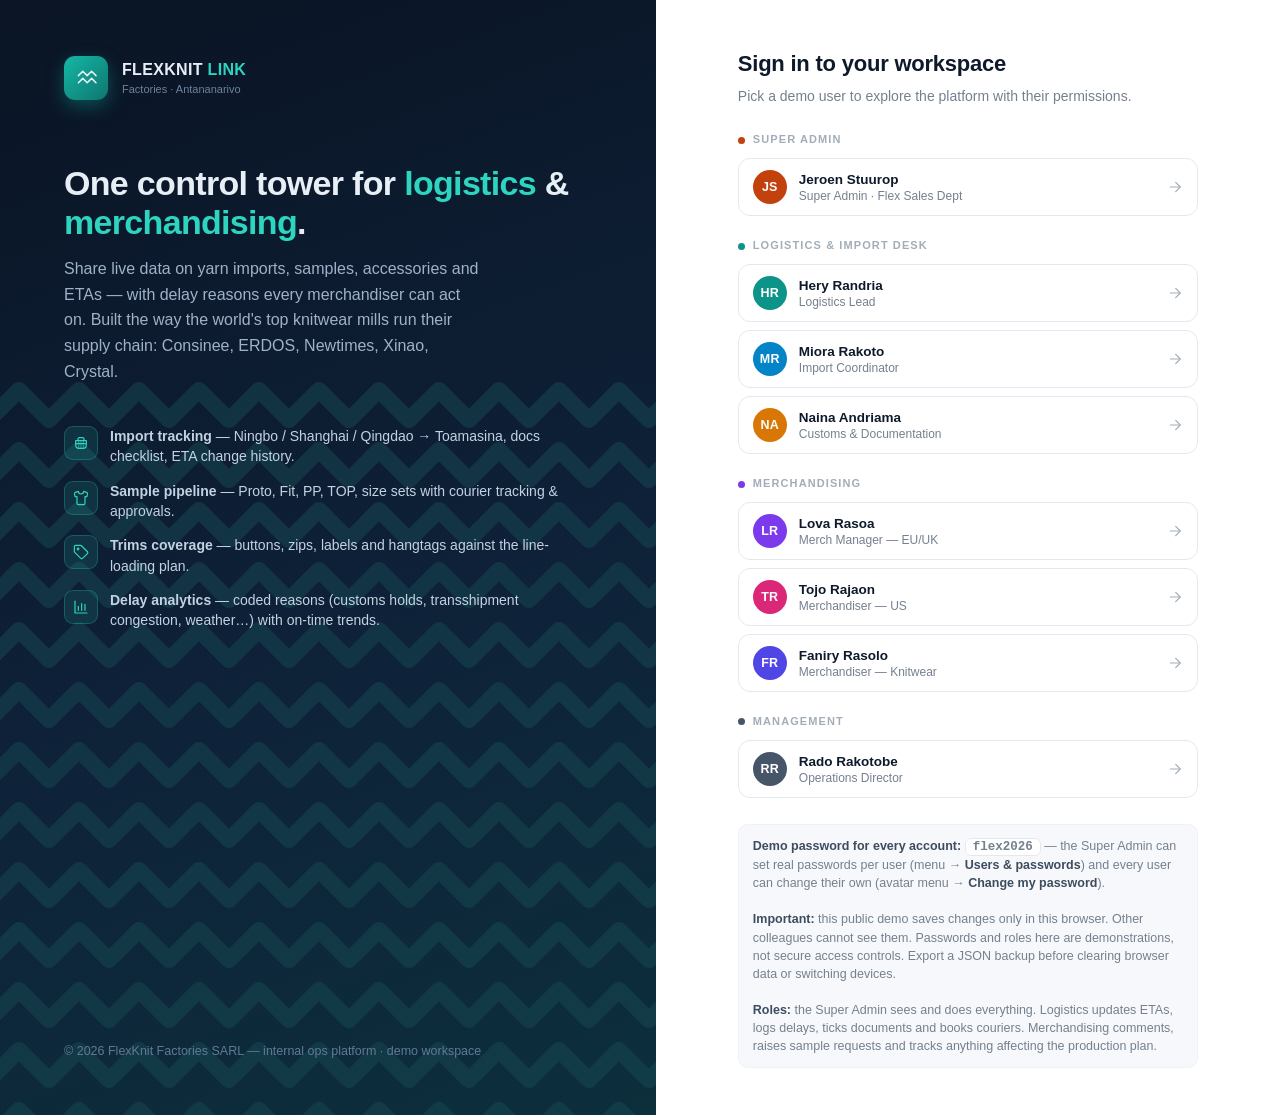
<file: docs/index.html>
<!DOCTYPE html>
<html lang="en">
<head>
<meta charset="UTF-8">
<meta name="viewport" content="width=device-width, initial-scale=1.0">
<title>FlexKnit Link — Logistics × Merchandising Control Tower (standalone)</title>
<link rel="icon" href="data:image/svg+xml,%3Csvg xmlns='http://www.w3.org/2000/svg' viewBox='0 0 32 32'%3E%3Crect width='32' height='32' rx='7' fill='%230d9488'/%3E%3Cpath d='M6 13l5-6 5 6 5-6 5 6M6 21l5-6 5 6 5-6 5 6' fill='none' stroke='white' stroke-width='2.6' stroke-linecap='round' stroke-linejoin='round'/%3E%3C/svg%3E">
<style>
/* ============================================================
   FlexKnit Link — design system
   ============================================================ */
:root{
  --bg:#f3f5f8; --surface:#ffffff; --border:#e4e9f0; --border2:#eef1f6;
  --ink:#0e1a2b; --ink2:#3d4c5e; --mut:#75808e; --faint:#a3adb8;
  --accent:#0d9488; --accent2:#0f766e; --accent-soft:#e4f4f2; --accent-ink:#0b5d55;
  --navy:#0a1424; --navy2:#0f2036; --navy-line:#1d3252;
  --amber:#d97706; --amber-bg:#fdf1dc; --amber-ink:#92580a;
  --red:#dc2626; --red-bg:#fde5e5; --red-ink:#a02222;
  --green:#15803d; --green-bg:#def7e6;
  --blue:#0369a1; --blue-bg:#e0f0fc;
  --violet:#7c3aed; --violet-bg:#ece6fd;
  --indigo:#4f46e5; --indigo-bg:#e7e7fd;
  --teal-bg:#dcf2f0; --slate:#64748b; --slate-bg:#eceff3;
  --cyan:#0e7490; --cyan-bg:#dcf3f8;
  --shadow:0 1px 2px rgba(16,24,40,.05),0 1px 3px rgba(16,24,40,.07);
  --shadow-lg:0 12px 40px rgba(10,20,36,.18);
  --r:12px; --r-sm:8px;
  --font:-apple-system,BlinkMacSystemFont,"Segoe UI",Roboto,"Helvetica Neue",Arial,sans-serif;
  --mono:ui-monospace,SFMono-Regular,Menlo,Consolas,monospace;
}
*{box-sizing:border-box;margin:0;padding:0}
html,body{height:100%}
body{font-family:var(--font);background:var(--bg);color:var(--ink);font-size:14px;line-height:1.45;-webkit-font-smoothing:antialiased}
body.locked{overflow:hidden}
button{font-family:inherit;cursor:pointer;border:none;background:none;font-size:inherit;color:inherit}
input,select,textarea{font-family:inherit;font-size:14px;color:var(--ink)}
a{color:inherit;text-decoration:none}
svg{display:block}
::selection{background:#b9e6e1}

/* scrollbars */
::-webkit-scrollbar{width:10px;height:10px}
::-webkit-scrollbar-thumb{background:#c6ced9;border-radius:8px;border:2px solid transparent;background-clip:content-box}
::-webkit-scrollbar-track{background:transparent}

/* ============================ LOGIN ============================ */
.login{display:grid;grid-template-columns:1.05fr 1fr;min-height:100vh}
.login-brand{background:linear-gradient(160deg,#0a1424 0%,#0e2138 55%,#0c2f3c 100%);color:#e8eef6;padding:56px 64px;display:flex;flex-direction:column;position:relative;overflow:hidden}
.login-brand::after{content:"";position:absolute;inset:auto -20% -40px -20%;height:70%;opacity:.5;background-image:url("data:image/svg+xml,%3Csvg xmlns='http://www.w3.org/2000/svg' width='120' height='60'%3E%3Cpath d='M0 45 L30 15 L60 45 L90 15 L120 45' fill='none' stroke='%23164852' stroke-width='16' stroke-linecap='round' stroke-linejoin='round'/%3E%3C/svg%3E");background-size:120px 60px}
.login-logo{display:flex;align-items:center;gap:14px;position:relative;z-index:1}
.logo-mark{width:44px;height:44px;border-radius:11px;background:linear-gradient(135deg,#14b8a6,#0f766e);display:grid;place-items:center;box-shadow:0 6px 18px rgba(13,148,136,.45)}
.login-brand h1{font-size:34px;letter-spacing:-.02em;line-height:1.15;margin:64px 0 14px;font-weight:800}
.login-brand h1 em{font-style:normal;color:#2dd4bf}
.login-brand .sub{color:#9fb2c8;font-size:16px;max-width:420px;line-height:1.6}
.login-feats{margin-top:42px;display:flex;flex-direction:column;gap:14px;position:relative;z-index:1}
.login-feat{display:flex;gap:12px;align-items:flex-start;color:#c3d2e2;font-size:14px}
.login-feat .ic{flex:0 0 34px;height:34px;border-radius:9px;background:rgba(45,212,191,.12);border:1px solid rgba(45,212,191,.25);display:grid;place-items:center;color:#2dd4bf}
.login-foot{margin-top:auto;color:#617a94;font-size:12.5px;position:relative;z-index:1}
.login-panel{background:var(--surface);display:flex;align-items:center;justify-content:center;padding:48px 40px;overflow:auto}
.login-box{width:100%;max-width:460px}
.login-box h2{font-size:22px;font-weight:800;letter-spacing:-.01em}
.login-box .hint{color:var(--mut);margin:6px 0 26px}
.team-head{font-size:11px;font-weight:700;letter-spacing:.1em;text-transform:uppercase;color:var(--faint);margin:22px 0 10px;display:flex;align-items:center;gap:8px}
.team-head .dot{width:7px;height:7px;border-radius:50%}
.user-pick{width:100%;display:flex;align-items:center;gap:12px;padding:11px 14px;border:1.5px solid var(--border);border-radius:12px;background:#fff;margin-bottom:8px;transition:.15s;text-align:left}
.user-pick:hover{border-color:var(--accent);background:#f6fdfc;transform:translateY(-1px);box-shadow:var(--shadow)}
.user-pick .up-name{font-weight:700;font-size:13.5px}
.user-pick .up-title{color:var(--mut);font-size:12px}
.user-pick .up-go{margin-left:auto;color:var(--faint)}
.user-pick:hover .up-go{color:var(--accent)}
.login-note{margin-top:26px;background:#f6f8fb;border:1px solid var(--border2);border-radius:10px;padding:12px 14px;font-size:12.5px;color:var(--mut)}
.login-note b{color:var(--ink2)}

/* ============================ SHELL ============================ */
.shell{display:grid;grid-template-columns:236px 1fr;min-height:100vh}
.side{background:linear-gradient(180deg,var(--navy),var(--navy2));color:#b9c7d9;display:flex;flex-direction:column;position:sticky;top:0;height:100vh}
.side-logo{display:flex;align-items:center;gap:11px;padding:18px 18px 16px;border-bottom:1px solid var(--navy-line)}
.side-logo .t{line-height:1.15}
.side-logo .t b{color:#fff;font-size:15px;letter-spacing:.02em;display:block}
.side-logo .t span{font-size:10.5px;color:#5f7a94;display:block}
.side-nav{padding:14px 12px;display:flex;flex-direction:column;gap:3px;flex:1;overflow:auto}
.nav-sec{font-size:10px;font-weight:700;letter-spacing:.12em;color:#4c617d;text-transform:uppercase;margin:14px 8px 6px}
.nav-it{display:flex;align-items:center;gap:11px;padding:9.5px 11px;border-radius:9px;color:#aebdd0;font-size:13.5px;font-weight:600;transition:.13s;position:relative;width:100%;text-align:left}
.nav-it:hover{background:rgba(255,255,255,.06);color:#fff}
.nav-it.on{background:rgba(45,212,191,.13);color:#7ff0e3}
.nav-it.on::before{content:"";position:absolute;left:-12px;top:8px;bottom:8px;width:3px;border-radius:0 3px 3px 0;background:#2dd4bf}
.nav-it .nv-badge{margin-left:auto;background:#ef4444;color:#fff;font-size:10px;font-weight:800;min-width:18px;height:18px;border-radius:9px;display:grid;place-items:center;padding:0 5px}
.side-foot{border-top:1px solid var(--navy-line);padding:12px}
.who{display:flex;align-items:center;gap:10px;width:100%;padding:8px;border-radius:10px;text-align:left;transition:.13s}
.who:hover{background:rgba(255,255,255,.06)}
.who .wn{font-size:13px;font-weight:700;color:#fff}
.who .wr{font-size:11px;color:#6d829c;text-transform:capitalize}
.who .out{margin-left:auto;color:#6d829c}
.who:hover .out{color:#f87171}
.avatar{width:34px;height:34px;border-radius:50%;display:grid;place-items:center;color:#fff;font-weight:800;font-size:12.5px;flex:none;letter-spacing:.02em}
.avatar.sm{width:26px;height:26px;font-size:10px}
.avatar.lg{width:44px;height:44px;font-size:15px}

.main{min-width:0;display:flex;flex-direction:column}
.topbar{height:62px;background:var(--surface);border-bottom:1px solid var(--border);display:flex;align-items:center;gap:14px;padding:0 22px;position:sticky;top:0;z-index:40}
.tb-title{min-width:0}
.tb-title h1{font-size:16.5px;font-weight:800;letter-spacing:-.01em;white-space:nowrap}
.tb-title p{font-size:12px;color:var(--mut);white-space:nowrap;overflow:hidden;text-overflow:ellipsis}
.tb-right{margin-left:auto;display:flex;align-items:center;gap:10px}
.gsearch{display:flex;align-items:center;gap:8px;background:#f2f5f9;border:1.5px solid transparent;border-radius:10px;padding:7.5px 12px;width:250px;transition:.15s;color:var(--mut)}
.gsearch:focus-within{border-color:var(--accent);background:#fff;box-shadow:0 0 0 3px rgba(13,148,136,.12)}
.gsearch input{border:none;outline:none;background:transparent;flex:1;font-size:13px}
.demo-chip{font-size:10.5px;font-weight:800;letter-spacing:.08em;color:var(--amber-ink);background:var(--amber-bg);border:1px solid #f3ddb0;border-radius:6px;padding:3px 8px}
.icon-btn{width:38px;height:38px;border-radius:10px;display:grid;place-items:center;color:var(--ink2);border:1.5px solid var(--border);background:#fff;position:relative;transition:.13s}
.icon-btn:hover{border-color:#c9d4e0;background:#f8fafc}
.icon-btn .nb{position:absolute;top:-5px;right:-5px;background:#ef4444;color:#fff;font-size:9.5px;font-weight:800;min-width:16px;height:16px;border-radius:8px;display:grid;place-items:center;padding:0 4px;border:2px solid #fff}

.view{padding:22px;max-width:1460px;width:100%;margin:0 auto;flex:1}

/* ============================ CARDS / KPI ============================ */
.card{background:var(--surface);border:1px solid var(--border);border-radius:var(--r);box-shadow:var(--shadow)}
.card-h{display:flex;align-items:center;gap:10px;padding:14px 18px;border-bottom:1px solid var(--border2)}
.card-h h3{font-size:14px;font-weight:800;letter-spacing:-.01em}
.card-h .sub{font-size:12px;color:var(--mut)}
.card-h .right{margin-left:auto;display:flex;gap:8px;align-items:center}
.card-b{padding:16px 18px}
.kpis{display:grid;grid-template-columns:repeat(4,1fr);gap:14px;margin-bottom:16px}
.kpi{background:var(--surface);border:1px solid var(--border);border-radius:var(--r);box-shadow:var(--shadow);padding:16px 18px;display:flex;flex-direction:column;gap:2px;position:relative;overflow:hidden}
.kpi::before{content:"";position:absolute;left:0;top:0;bottom:0;width:3.5px;background:var(--kc,var(--accent))}
.kpi .k-label{font-size:11px;font-weight:700;letter-spacing:.07em;text-transform:uppercase;color:var(--mut)}
.kpi .k-row{display:flex;align-items:flex-end;gap:10px}
.kpi .k-num{font-size:28px;font-weight:800;letter-spacing:-.02em;font-variant-numeric:tabular-nums;line-height:1.15}
.kpi .k-chip{margin-bottom:5px}
.kpi .k-sub{font-size:12px;color:var(--mut)}
.kpi .k-spark{position:absolute;right:14px;top:14px;opacity:.9}

/* ============================ CHIPS / BADGES ============================ */
.chip{display:inline-flex;align-items:center;gap:6px;font-size:11px;font-weight:700;border-radius:999px;padding:3px 9px;white-space:nowrap;line-height:1.5}
.chip .cdot{width:6px;height:6px;border-radius:50%;background:currentColor}
.chip-slate{background:var(--slate-bg);color:#475569}
.chip-teal{background:var(--teal-bg);color:var(--accent-ink)}
.chip-indigo{background:var(--indigo-bg);color:var(--indigo)}
.chip-blue{background:var(--blue-bg);color:var(--blue)}
.chip-cyan{background:var(--cyan-bg);color:var(--cyan)}
.chip-amber{background:var(--amber-bg);color:var(--amber-ink)}
.chip-red{background:var(--red-bg);color:var(--red-ink)}
.chip-green{background:var(--green-bg);color:var(--green)}
.chip-violet{background:var(--violet-bg);color:var(--violet)}
.chip-outline{background:#fff;border:1px solid var(--border);color:var(--ink2)}
.chip-pulse{position:relative}
.chip-pulse::after{content:"";width:6px;height:6px;border-radius:50%;background:currentColor;animation:pulse 1.6s infinite}
@keyframes pulse{0%{box-shadow:0 0 0 0 rgba(220,38,38,.45)}70%{box-shadow:0 0 0 6px rgba(220,38,38,0)}100%{box-shadow:0 0 0 0 rgba(220,38,38,0)}}
.role-badge{font-size:10px;font-weight:800;letter-spacing:.06em;text-transform:uppercase;border-radius:5px;padding:2.5px 6px}
.role-logistics{background:var(--teal-bg);color:var(--accent-ink)}
.role-merchandising{background:var(--violet-bg);color:var(--violet)}
.role-admin{background:var(--slate-bg);color:#475569}
.role-superadmin{background:#ffe8d9;color:#c2410c}

/* ============================ BUTTONS ============================ */
.btn{display:inline-flex;align-items:center;gap:7px;font-size:13px;font-weight:700;border-radius:9px;padding:8.5px 14px;transition:.14s;border:1.5px solid transparent}
.btn-primary{background:var(--accent);color:#fff}
.btn-primary:hover{background:var(--accent2);box-shadow:0 4px 12px rgba(13,148,136,.35)}
.btn-soft{background:var(--accent-soft);color:var(--accent-ink)}
.btn-soft:hover{background:#d3ecea}
.btn-ghost{border-color:var(--border);background:#fff;color:var(--ink2)}
.btn-ghost:hover{border-color:#c9d4e0;background:#f8fafc}
.btn-danger{background:var(--red-bg);color:var(--red-ink)}
.btn-danger:hover{background:#fbdbdb}
.btn-sm{padding:5.5px 10px;font-size:12px;border-radius:7px}
.btn[disabled]{opacity:.5;cursor:not-allowed}
.lock-tip{display:inline-flex;align-items:center;gap:5px;font-size:11px;color:var(--faint)}

/* ============================ TOOLBAR / TABLE ============================ */
.toolbar{display:flex;align-items:center;gap:10px;margin-bottom:14px;flex-wrap:wrap}
.toolbar .count{font-size:12.5px;color:var(--mut);margin-left:auto}
.tsearch{display:flex;align-items:center;gap:8px;background:#fff;border:1.5px solid var(--border);border-radius:9px;padding:7.5px 12px;width:230px;color:var(--mut)}
.tsearch:focus-within{border-color:var(--accent);box-shadow:0 0 0 3px rgba(13,148,136,.1)}
.tsearch input{border:none;outline:none;flex:1;background:transparent;font-size:13px}
.tsel{background:#fff;border:1.5px solid var(--border);border-radius:9px;padding:7.5px 10px;font-size:13px;font-weight:600;color:var(--ink2);outline:none}
.tsel:focus{border-color:var(--accent)}
.tablewrap{overflow:auto;border-radius:var(--r)}
table{width:100%;border-collapse:collapse;font-size:13px}
thead th{font-size:10.5px;font-weight:800;letter-spacing:.07em;text-transform:uppercase;color:var(--mut);text-align:left;padding:10px 14px;background:#f8fafc;border-bottom:1px solid var(--border);position:sticky;top:0;z-index:2;white-space:nowrap}
tbody td{padding:11px 14px;border-bottom:1px solid var(--border2);vertical-align:middle}
tbody tr{transition:.1s}
tbody tr:hover{background:#f7fafc}
tbody tr.click{cursor:pointer}
td .mono, .mono{font-family:var(--mono);font-size:12px}
.td-main{font-weight:700}
.td-sub{font-size:11.5px;color:var(--mut);margin-top:1px}
.num{font-variant-numeric:tabular-nums;text-align:right}
th.num{text-align:right}
.route{display:inline-flex;align-items:center;gap:7px;font-weight:700;font-size:12px;font-family:var(--mono);white-space:nowrap}
.route .sep{color:#c3cdd9;display:flex;align-items:center;gap:2px}
.prog{width:86px;height:6px;background:#e9edf2;border-radius:4px;overflow:hidden}
.prog i{display:block;height:100%;border-radius:4px;background:var(--accent);transition:width .3s}
.prog.warn i{background:var(--amber)}
.days-chip{font-variant-numeric:tabular-nums;font-weight:800}
.text-red{color:var(--red)}
.text-amber{color:var(--amber)}
.text-green{color:var(--green)}
.text-mut{color:var(--mut)}
.docring{display:inline-grid;place-items:center;position:relative}
.docring span{position:absolute;font-size:9.5px;font-weight:800;color:var(--ink2)}

/* ============================ DASHBOARD ============================ */
.grid-2{display:grid;grid-template-columns:1.6fr 1fr;gap:16px;margin-bottom:16px}
.grid-2e{display:grid;grid-template-columns:1fr 1fr;gap:16px;margin-bottom:16px}
.eta-strip{display:flex;gap:18px;overflow-x:auto;padding:4px 2px 8px}
.eta-week{flex:0 0 auto;min-width:250px}
.eta-week h4{font-size:11px;font-weight:800;letter-spacing:.06em;text-transform:uppercase;color:var(--mut);margin:0 0 9px;display:flex;gap:8px;align-items:center}
.eta-week h4 .wnum{background:var(--accent-soft);color:var(--accent-ink);border-radius:6px;padding:1px 7px;font-size:10.5px}
.eta-chips{display:flex;flex-direction:column;gap:7px}
.eta-chip{display:flex;align-items:center;gap:9px;background:#f8fafc;border:1px solid var(--border2);border-radius:10px;padding:8px 11px;width:100%;text-align:left;transition:.13s}
.eta-chip:hover{border-color:var(--accent);background:#f5fdfc;transform:translateY(-1px);box-shadow:var(--shadow)}
.eta-chip .ec-id{font-weight:800;font-size:12px;font-family:var(--mono)}
.eta-chip .ec-sub{font-size:11px;color:var(--mut)}
.eta-chip .ec-right{margin-left:auto;text-align:right}
.act-list{display:flex;flex-direction:column}
.act-it{display:flex;gap:12px;padding:11px 18px;border-bottom:1px solid var(--border2);align-items:flex-start}
.act-it:last-child{border-bottom:none}
.act-it .ai-ic{flex:0 0 34px;height:34px;border-radius:9px;display:grid;place-items:center}
.ai-red{background:var(--red-bg);color:var(--red)}
.ai-amber{background:var(--amber-bg);color:var(--amber)}
.ai-violet{background:var(--violet-bg);color:var(--violet)}
.ai-teal{background:var(--teal-bg);color:var(--accent-ink)}
.ai-slate{background:var(--slate-bg);color:var(--slate)}
.act-it .ai-t{font-size:13px;font-weight:700}
.act-it .ai-s{font-size:12px;color:var(--mut);margin-top:1px}
.act-it .ai-btn{margin-left:auto;flex:none}
.empty{padding:34px;text-align:center;color:var(--faint);font-size:13px}

/* ============================ FEED ============================ */
.feed-day{font-size:11px;font-weight:800;letter-spacing:.08em;text-transform:uppercase;color:var(--faint);padding:14px 18px 6px}
.feed-it{display:flex;gap:12px;padding:10px 18px;border-bottom:1px solid var(--border2)}
.feed-it:last-child{border:none}
.feed-it .f-ic{flex:0 0 32px;height:32px;border-radius:9px;display:grid;place-items:center}
.feed-it .f-txt{font-size:13px;color:var(--ink2);min-width:0}
.feed-it .f-txt b{color:var(--ink)}
.feed-it .f-ref{font-family:var(--mono);font-size:11.5px;font-weight:700;color:var(--accent-ink);background:var(--accent-soft);padding:1px 6px;border-radius:5px;cursor:pointer}
.feed-it .f-ref:hover{background:#d3ecea}
.feed-it .f-time{font-size:11px;color:var(--faint);margin-left:auto;flex:none;padding-top:2px}

/* ============================ BOARD (samples) ============================ */
.board{display:grid;grid-template-columns:repeat(6,minmax(215px,1fr));gap:12px;overflow-x:auto;align-items:start;padding-bottom:8px}
.bcol{background:#eef1f5;border-radius:var(--r);padding:10px;min-height:120px}
.bcol-h{display:flex;align-items:center;gap:8px;padding:2px 6px 10px;font-size:11.5px;font-weight:800;letter-spacing:.04em;text-transform:uppercase;color:var(--ink2)}
.bcol-h .cnt{background:#dde3ea;color:var(--ink2);border-radius:6px;font-size:10.5px;padding:1px 7px}
.bcol-h .bdot{width:8px;height:8px;border-radius:50%}
.scard{background:#fff;border:1px solid var(--border);border-radius:10px;padding:12px 13px;margin-bottom:9px;box-shadow:var(--shadow);cursor:pointer;transition:.13s;position:relative}
.scard:hover{transform:translateY(-2px);box-shadow:var(--shadow-lg);border-color:#cdd9e5}
.scard .sc-top{display:flex;align-items:center;gap:7px;margin-bottom:5px}
.scard .sc-id{font-family:var(--mono);font-weight:800;font-size:11.5px;color:var(--accent-ink)}
.scard .sc-name{font-weight:700;font-size:13px;line-height:1.3}
.scard .sc-style{font-size:11.5px;color:var(--mut);font-family:var(--mono)}
.scard .sc-meta{display:flex;flex-wrap:wrap;gap:6px;margin-top:9px;align-items:center}
.scard .sc-foot{display:flex;align-items:center;gap:7px;margin-top:10px;padding-top:9px;border-top:1px dashed var(--border2);font-size:11px;color:var(--mut)}
.scard.overdue{border-left:3px solid var(--red)}
.scard.due-soon{border-left:3px solid var(--amber)}
.scard.ok{border-left:3px solid #cbd5e1}

/* ============================ MODAL ============================ */
.ovl{position:fixed;inset:0;background:rgba(10,17,30,.52);backdrop-filter:blur(3px);display:flex;align-items:flex-start;justify-content:center;padding:4vh 20px;z-index:100;overflow:auto}
.modal{background:#fff;border-radius:16px;box-shadow:var(--shadow-lg);width:100%;max-width:960px;animation:pop .18s ease}
.modal.narrow{max-width:520px}
.modal.mid{max-width:700px}
@keyframes pop{from{transform:translateY(10px) scale(.985);opacity:0}to{transform:none;opacity:1}}
.m-h{display:flex;align-items:flex-start;gap:14px;padding:20px 24px 16px;border-bottom:1px solid var(--border2)}
.m-h h2{font-size:18px;font-weight:800;letter-spacing:-.01em;display:flex;align-items:center;gap:10px;flex-wrap:wrap}
.m-h .m-sub{font-size:12.5px;color:var(--mut);margin-top:3px}
.m-h .m-x{margin-left:auto;flex:none}
.m-b{padding:20px 24px;max-height:66vh;overflow:auto}
.m-f{display:flex;gap:10px;justify-content:flex-end;padding:14px 24px;border-top:1px solid var(--border2);background:#fafbfd;border-radius:0 0 16px 16px}
.tabs{display:flex;gap:2px;padding:0 24px;border-bottom:1px solid var(--border2)}
.tab{padding:11px 14px;font-size:13px;font-weight:700;color:var(--mut);border-bottom:2.5px solid transparent;margin-bottom:-1px}
.tab.on{color:var(--accent-ink);border-color:var(--accent)}
.tab .tn{background:var(--slate-bg);border-radius:5px;font-size:10.5px;padding:1px 6px;margin-left:5px}

/* facts grid */
.facts{display:grid;grid-template-columns:repeat(3,1fr);gap:1px;background:var(--border2);border:1px solid var(--border2);border-radius:12px;overflow:hidden}
.fact{background:#fff;padding:12px 15px}
.fact .f-k{font-size:10.5px;font-weight:800;letter-spacing:.06em;text-transform:uppercase;color:var(--faint)}
.fact .f-v{font-size:13.5px;font-weight:700;margin-top:3px}
.fact .f-v .mono{font-size:12.5px}

/* route visual */
.routeviz{display:flex;align-items:center;gap:10px;background:#f8fafc;border:1px solid var(--border2);border-radius:12px;padding:16px 18px;margin-top:14px;flex-wrap:wrap}
.rv-node{text-align:center}
.rv-node .rv-code{font-family:var(--mono);font-weight:800;font-size:14px}
.rv-node .rv-name{font-size:10.5px;color:var(--mut);margin-top:1px}
.rv-line{flex:1;min-width:90px;height:2px;background:repeating-linear-gradient(90deg,#9fb3c8 0 7px,transparent 7px 13px);position:relative}
.rv-line i{position:absolute;top:-11px;left:50%;transform:translateX(-50%);color:var(--accent);background:#f8fafc;padding:0 6px}
.rv-via{font-size:10.5px;color:var(--mut);background:#eef2f7;border:1px dashed #c9d4e0;border-radius:6px;padding:2px 8px;font-family:var(--mono);font-weight:700}

/* eta history timeline */
.tl{margin-top:14px;padding-left:6px}
.tl-it{display:flex;gap:13px;position:relative;padding-bottom:16px}
.tl-it::before{content:"";position:absolute;left:5.5px;top:18px;bottom:0;width:2px;background:var(--border)}
.tl-it:last-child::before{display:none}
.tl-dot{width:13px;height:13px;border-radius:50%;background:#fff;border:3.5px solid var(--accent);flex:none;margin-top:3px;z-index:1}
.tl-dot.old{border-color:#cbd5e1}
.tl-t{font-size:13px}
.tl-t b{font-family:var(--mono)}
.tl-s{font-size:12px;color:var(--mut);margin-top:1px}

/* docs checklist */
.doc-row{display:flex;align-items:center;gap:12px;padding:11px 14px;border:1px solid var(--border2);border-radius:10px;margin-bottom:8px;transition:.13s}
.doc-row.done{background:#f4fbf6;border-color:#d3ecd9}
.doc-check{width:22px;height:22px;border-radius:7px;border:2px solid #cbd5e1;display:grid;place-items:center;color:#fff;flex:none;transition:.13s}
.doc-row.done .doc-check{background:var(--green);border-color:var(--green)}
.doc-check input{display:none}
.doc-name{font-weight:700;font-size:13px}

/* comments */
.cm{display:flex;gap:11px;margin-bottom:16px}
.cm-bubble{background:#f5f8fb;border:1px solid var(--border2);border-radius:4px 14px 14px 14px;padding:10px 14px;font-size:13px;min-width:0}
.cm-h{display:flex;align-items:center;gap:8px;margin-bottom:4px}
.cm-h b{font-size:12.5px}
.cm-h time{font-size:11px;color:var(--faint)}
.cm-input{display:flex;gap:10px;align-items:flex-start;margin-top:6px}
.cm-input textarea{flex:1;border:1.5px solid var(--border);border-radius:11px;padding:10px 13px;resize:none;outline:none;min-height:44px;max-height:120px;font-size:13px;background:#fff}
.cm-input textarea:focus{border-color:var(--accent);box-shadow:0 0 0 3px rgba(13,148,136,.1)}

/* forms */
.frm{display:grid;gap:14px}
.frm .frow{display:grid;grid-template-columns:1fr 1fr;gap:14px}
.fld label{display:block;font-size:12px;font-weight:700;color:var(--ink2);margin-bottom:5px}
.fld label .req{color:var(--red)}
.fld input,.fld select,.fld textarea{width:100%;border:1.5px solid var(--border);border-radius:9px;padding:9px 12px;outline:none;background:#fff;transition:.13s}
.fld input:focus,.fld select:focus,.fld textarea:focus{border-color:var(--accent);box-shadow:0 0 0 3px rgba(13,148,136,.1)}
.fld .fhelp{font-size:11.5px;color:var(--faint);margin-top:4px}

/* ============================ TOASTS ============================ */
#toasts{position:fixed;bottom:22px;right:22px;display:flex;flex-direction:column;gap:9px;z-index:200}
.toast{background:#101c2f;color:#e8eef6;border-radius:11px;padding:12px 16px;font-size:13px;font-weight:600;box-shadow:var(--shadow-lg);display:flex;gap:10px;align-items:center;animation:tin .22s ease;max-width:380px}
.toast.ok .t-ic{color:#34d399}.toast.err .t-ic{color:#f87171}
@keyframes tin{from{transform:translateY(8px);opacity:0}to{transform:none;opacity:1}}

/* notif dropdown */
.notif-pop{position:absolute;top:50px;right:0;width:390px;background:#fff;border:1px solid var(--border);border-radius:14px;box-shadow:var(--shadow-lg);z-index:80;overflow:hidden;animation:pop .15s ease}
.np-h{padding:13px 16px;border-bottom:1px solid var(--border2);font-size:13.5px;font-weight:800;display:flex;justify-content:space-between;align-items:center}
.np-list{max-height:420px;overflow:auto}
.np-it{display:flex;gap:11px;padding:11px 16px;border-bottom:1px solid var(--border2);cursor:pointer;transition:.1s}
.np-it:hover{background:#f7fafc}
.np-it:last-child{border:none}
.np-t{font-size:12.8px;font-weight:700}
.np-s{font-size:11.8px;color:var(--mut);margin-top:1px}

/* misc */
.link{color:var(--accent-ink);font-weight:700;cursor:pointer}
.link:hover{text-decoration:underline}
.sparkline{overflow:visible}
.hbar-row{display:grid;grid-template-columns:190px 1fr 58px;gap:10px;align-items:center;margin-bottom:10px;font-size:12.5px}
.hbar-track{height:20px;background:#f1f4f8;border-radius:6px;overflow:hidden}
.hbar-fill{height:100%;border-radius:6px;display:flex;align-items:center;color:#fff;font-size:10.5px;font-weight:800;padding:0 8px;min-width:30px}
.legend-dot{width:8px;height:8px;border-radius:50%;display:inline-block;margin-right:6px}
.mut-line{border:none;border-top:1px solid var(--border2);margin:14px 0}
.kv-inline{font-size:12px;color:var(--mut)}
.kv-inline b{color:var(--ink)}

@media (max-width:1180px){
  .kpis{grid-template-columns:repeat(2,1fr)}
  .grid-2,.grid-2e{grid-template-columns:1fr}
  .facts{grid-template-columns:1fr 1fr}
  .login{grid-template-columns:1fr}
  .login-brand{display:none}
  .gsearch{width:170px}
}
@media (max-width:760px){
  .shell{grid-template-columns:64px 1fr}
  .side-logo .t,.nav-it span.nl,.nav-sec,.side-foot .who .wn,.side-foot .who .wr{display:none}
  .kpis{grid-template-columns:1fr}
  .facts{grid-template-columns:1fr}
  .gsearch{display:none}
  .view{padding:12px;min-width:0}
  .topbar{padding:0 12px;gap:6px}
  .tb-title{flex:1;min-width:0}
  .tb-title h1{overflow:hidden;text-overflow:ellipsis}
  .tb-title p,.demo-chip{display:none}
  .tb-right{gap:6px}
  .login-panel{padding:24px 16px;align-items:flex-start}
  .tablewrap{max-width:100%}
}

/* ============================ AUTH & MENUS ============================ */
.user-pick.picked{border-color:var(--accent);background:#f0fbfa;box-shadow:0 0 0 3px rgba(13,148,136,.12)}
.login-pass{margin-top:14px;background:#f6f8fb;border:1px solid var(--border2);border-radius:12px;padding:14px;display:flex;flex-direction:column;gap:8px;animation:pop .15s ease}
.login-err{color:var(--red-ink);background:var(--red-bg);border:1px solid #f5caca;border-radius:8px;padding:7px 11px;font-size:12.5px;font-weight:600;display:flex;gap:7px;align-items:center}
.menu-row{display:flex;align-items:center;gap:12px;padding:12px 14px;border:1.5px solid var(--border);border-radius:11px;background:#fff;text-align:left;transition:.13s;width:100%;color:var(--ink)}
.menu-row:hover{border-color:var(--accent);background:#f6fdfc;transform:translateY(-1px);box-shadow:var(--shadow)}
.menu-row b{font-size:13.5px}
.menu-row svg{flex:none;color:var(--accent)}
.menu-row span{min-width:0;flex:1}
.menu-row:hover svg{color:var(--accent-ink)}

</style>
</head>
<body>
<div id="root"></div>
<div id="modal-root"></div>
<div id="toasts"></div>
<script>
/* ==================== SEED DATA (generated fresh each day) ==================== */
'use strict';
/* FlexKnit Link — demo seed data generator.
   All dates are generated relative to "today" so the demo always looks live.
   SEED_VERSION: bump when seed accounts/data change, so returning visitors'
   stale demo state is refreshed (custom-mode data is never touched). */
const SEED_VERSION = 4;

const DAY = 864e5;
const d = (off) => { const t = new Date(); t.setHours(12, 0, 0, 0); return new Date(t.getTime() + off * DAY).toISOString().slice(0, 10); };
const ts = (h) => new Date(Date.now() - h * 36e5).toISOString();

function build() {
  const users = [
    { id: 'u1', name: 'Hery Randria',   role: 'logistics',     title: 'Logistics Lead',            color: '#0d9488', passHash: '11d3bf68eeac637c516d4f7eda95442f327ec53d316fedad315877f8b0e57c04' },
    { id: 'u2', name: 'Miora Rakoto',   role: 'logistics',     title: 'Import Coordinator',        color: '#0284c7', passHash: '11d3bf68eeac637c516d4f7eda95442f327ec53d316fedad315877f8b0e57c04' },
    { id: 'u3', name: 'Naina Andriama', role: 'logistics',     title: 'Customs & Documentation',   color: '#d97706', passHash: '11d3bf68eeac637c516d4f7eda95442f327ec53d316fedad315877f8b0e57c04' },
    { id: 'u4', name: 'Lova Rasoa',     role: 'merchandising', title: 'Merch Manager — EU/UK',     color: '#7c3aed', passHash: '11d3bf68eeac637c516d4f7eda95442f327ec53d316fedad315877f8b0e57c04' },
    { id: 'u5', name: 'Tojo Rajaon',    role: 'merchandising', title: 'Merchandiser — US',         color: '#db2777', passHash: '11d3bf68eeac637c516d4f7eda95442f327ec53d316fedad315877f8b0e57c04' },
    { id: 'u6', name: 'Faniry Rasolo',  role: 'merchandising', title: 'Merchandiser — Knitwear',   color: '#4f46e5', passHash: '11d3bf68eeac637c516d4f7eda95442f327ec53d316fedad315877f8b0e57c04' },
    { id: 'u7', name: 'Rado Rakotobe',  role: 'admin',         title: 'Operations Director',       color: '#475569', passHash: '11d3bf68eeac637c516d4f7eda95442f327ec53d316fedad315877f8b0e57c04' },
    { id: 'u8', name: 'Jeroen Stuurop', role: 'superadmin',    title: 'Super Admin · Flex Sales Dept', color: '#c2410c', passHash: '11d3bf68eeac637c516d4f7eda95442f327ec53d316fedad315877f8b0e57c04' }
  ];

  const catalog = {
    buyers: ['M&S', 'UNIQLO', 'H&M', 'ZARA', 'Tommy Hilfiger', 'GAP', 'Decathlon'],
    suppliers: [
      { name: 'Consinee Group',   country: 'China', city: 'Ningbo' },
      { name: 'ERDOS Group',      country: 'China', city: 'Ordos' },
      { name: 'Newtimes Group',   country: 'China', city: 'Dongguan' },
      { name: 'Zhejiang Xinao',   country: 'China', city: 'Tongxiang' },
      { name: 'YKK (Shanghai)',   country: 'China', city: 'Shanghai' },
      { name: 'SBS Zipper',       country: 'China', city: 'Xiamen' },
      { name: 'Botany Trims',     country: 'China', city: 'Wenzhou' },
      { name: 'Label One',        country: 'China', city: 'Guangzhou' },
      { name: 'MadaPack SARL',    country: 'Madagascar', city: 'Antananarivo' },
      { name: 'Papier Agencies',  country: 'Madagascar', city: 'Antananarivo' }
    ],
    pols: [
      { code: 'CNNGB', name: 'Ningbo' }, { code: 'CNSHA', name: 'Shanghai' }, { code: 'CNYTN', name: 'Yantian' },
      { code: 'CNTAO', name: 'Qingdao' }, { code: 'CNXMN', name: 'Xiamen' }, { code: 'CNWNZ', name: 'Wenzhou' }
    ],
    pods: [{ code: 'MGTMM', name: 'Toamasina' }, { code: 'TNR', name: 'Antananarivo · Ivato (air)' }],
    vias: [{ code: 'LKCMB', name: 'Colombo' }, { code: 'SGSIN', name: 'Singapore' }, { code: 'DJJIB', name: 'Djibouti' }, { code: 'MUPMR', name: 'Port Louis' }],
    shipmentStatuses: ['Booked', 'In Production', 'Ready to Ship', 'In Transit', 'Transshipment', 'Customs – Toamasina', 'Customs – Ivato', 'Cleared – Inland', 'Received'],
    delayReasons: [
      { code: 'D01', label: 'Vessel schedule change',        cat: 'Carrier' },
      { code: 'D02', label: 'Transshipment port congestion', cat: 'Carrier' },
      { code: 'D03', label: 'Customs inspection hold',       cat: 'Customs' },
      { code: 'D04', label: 'Documentation mismatch',        cat: 'Documents' },
      { code: 'D05', label: 'Yarn dye-lot / quality re-check', cat: 'Supplier' },
      { code: 'D06', label: 'Holiday backlog (CNY)',         cat: 'Calendar' },
      { code: 'D07', label: 'Weather / port closure',        cat: 'Force majeure' },
      { code: 'D08', label: 'Booking rollover',              cat: 'Carrier' },
      { code: 'D09', label: 'Inland transport breakdown',    cat: 'Local' }
    ],
    sampleTypes: ['Proto', 'Fit', 'PP', 'Size Set', 'TOP', 'SMS', 'Shipment'],
    sampleStatuses: ['Requested', 'In Development', 'Courier Out', 'Under Review', 'Approved', 'Redo'],
    accStatuses: ['Planned', 'Ordered', 'In Transit', 'Received', 'Shortage'],
    docs: [
      { key: 'ci',   label: 'Commercial Invoice' },
      { key: 'pl',   label: 'Packing List' },
      { key: 'bl',   label: 'Bill of Lading / AWB' },
      { key: 'co',   label: 'Certificate of Origin' },
      { key: 'msds', label: 'MSDS / Fiber content' },
      { key: 'sgs',  label: 'SGS Inspection Certificate' }
    ]
  };

  const shipments = [
    {
      id: 'SHP-2026-1042', po: 'PO-26118', buyer: 'M&S', supplier: { name: 'Consinee Group', country: 'China', city: 'Ningbo' },
      commodity: '100% Cashmere 28/2 · Grade A', qtyKg: 6400, valueUsd: 486000, incoterm: 'FOB', mode: 'Sea',
      pol: 'CNNGB', pod: 'MGTMM', via: 'LKCMB', carrier: 'Maersk', vessel: 'MAERSK SELETAR V.032E', container: 'MSKU 8829147 · 1×40HQ',
      etd: d(-16), eta: d(5), ata: null, status: 'In Transit', delayed: false, delayReason: null, delayNote: '', progress: 62,
      mbl: 'MAEU-260114875', docs: { ci: true, pl: true, bl: true, co: false, msds: true, sgs: false },
      etaHistory: [
        { eta: d(1),  on: d(-20), by: 'u2', note: 'Initial carrier schedule' },
        { eta: d(5),  on: d(-6),  by: 'u2', note: '+4d — Colombo transshipment congestion (carrier advisory)' }
      ],
      comments: [
        { id: 'c1', by: 'u4', text: 'Hi team — the FW26 W39 knit slot for M&S depends on this cashmere lot. Can you confirm the revised ETA and docs status?', at: ts(120) },
        { id: 'c2', by: 'u2', text: 'Confirmed: ETA ' + d(5) + ' after Colombo congestion (+4d). Certificate of Origin pending from Consinee — requested this morning.', at: ts(96) }
      ]
    },
    {
      id: 'SHP-2026-1043', po: 'PO-26122', buyer: 'UNIQLO', supplier: { name: 'ERDOS Group', country: 'China', city: 'Ordos' },
      commodity: 'Extrafine Merino 70/2 · 19.5µ', qtyKg: 12500, valueUsd: 298000, incoterm: 'CIF', mode: 'Sea',
      pol: 'CNTAO', pod: 'MGTMM', via: 'SGSIN', carrier: 'COSCO', vessel: 'COSCO HELLAS V.118W', container: 'COSU 6412208 · 2×40HQ',
      etd: d(-9), eta: d(12), ata: null, status: 'In Transit', delayed: false, delayReason: null, delayNote: '', progress: 55,
      mbl: 'COSU-661204918', docs: { ci: true, pl: true, bl: true, co: true, msds: true, sgs: false },
      etaHistory: [{ eta: d(12), on: d(-14), by: 'u2', note: 'Initial carrier schedule' }],
      comments: [{ id: 'c3', by: 'u6', text: 'This covers the UNIQLO rib program. Please book the SGS inspection early this time — last lot cleared without it and we lost a week.', at: ts(60) }]
    },
    {
      id: 'SHP-2026-1044', po: 'PO-26097', buyer: 'ZARA', supplier: { name: 'Newtimes Group', country: 'China', city: 'Dongguan' },
      commodity: 'Acrylic 50/2 + Lurex blend', qtyKg: 18000, valueUsd: 121000, incoterm: 'FOB', mode: 'Sea',
      pol: 'CNYTN', pod: 'MGTMM', via: 'DJJIB', carrier: 'CMA CGM', vessel: 'CMA CGM BALI V.0MW', container: 'CMAU 2218764 · 1×40HQ',
      etd: d(-30), eta: d(-8), ata: d(-8), status: 'Customs – Toamasina', delayed: true, delayReason: 'D03', delayNote: 'Container selected for scanner inspection — queue ~3 working days at Toamasina terminal.', progress: 85,
      mbl: 'CMDU-2481763', docs: { ci: true, pl: true, bl: true, co: true, msds: true, sgs: true },
      etaHistory: [
        { eta: d(-12), on: d(-45), by: 'u2', note: 'Initial carrier schedule' },
        { eta: d(-8),  on: d(-12), by: 'u2', note: '+4d — Djibouti port congestion' }
      ],
      comments: [
        { id: 'c4', by: 'u3', text: 'Container selected for scanner inspection at Toamasina — queue ~3 days. Pre-alert already filed with the broker, duty files ready.', at: ts(72) },
        { id: 'c5', by: 'u4', text: 'This acrylic lot feeds the Zara W38 loading plan. Is there a priority lane option? Please advise before Thursday.', at: ts(48) }
      ]
    },
    {
      id: 'SHP-2026-1045', po: 'PO-26130', buyer: 'Tommy Hilfiger', supplier: { name: 'YKK (Shanghai)', country: 'China', city: 'Shanghai' },
      commodity: 'Zippers & pullers — PP trim lot', qtyKg: 620, valueUsd: 18400, incoterm: 'FOB', mode: 'Air',
      pol: 'CNSHA', pod: 'TNR', via: null, carrier: 'Ethiopian Cargo', vessel: 'ET Cargo · via ADD', container: 'AWB 071-88239145',
      etd: d(-2), eta: d(2), ata: null, status: 'In Transit', delayed: false, delayReason: null, delayNote: '', progress: 75,
      mbl: '071-88239145', docs: { ci: true, pl: true, bl: true, co: false, msds: false, sgs: false },
      etaHistory: [{ eta: d(2), on: d(-6), by: 'u3', note: 'Air booking confirmed — ADD routing' }],
      comments: []
    },
    {
      id: 'SHP-2026-1046', po: 'PO-26125', buyer: 'H&M', supplier: { name: 'Zhejiang Xinao', country: 'China', city: 'Tongxiang' },
      commodity: 'Cotton slub 10/2 · BCI', qtyKg: 22000, valueUsd: 96500, incoterm: 'FOB', mode: 'Sea',
      pol: 'CNSHA', pod: 'MGTMM', via: 'SGSIN', carrier: 'MSC', vessel: 'MSC AMBITION V.243W', container: 'MSKU 5510938 · 1×40HQ + 1×20',
      etd: d(-3), eta: d(21), ata: null, status: 'In Transit', delayed: false, delayReason: null, delayNote: '', progress: 45,
      mbl: 'MSCU-7702934', docs: { ci: true, pl: false, bl: false, co: false, msds: true, sgs: false },
      etaHistory: [{ eta: d(21), on: d(-9), by: 'u2', note: 'Initial carrier schedule' }],
      comments: []
    },
    {
      id: 'SHP-2026-1047', po: 'PO-26131', buyer: 'GAP', supplier: { name: 'SBS Zipper', country: 'China', city: 'Xiamen' },
      commodity: 'Nylon zippers 15–20cm · navy/olive', qtyKg: 3400, valueUsd: 27800, incoterm: 'FOB', mode: 'Sea',
      pol: 'CNXMN', pod: 'MGTMM', via: 'LKCMB', carrier: 'OOCL', vessel: 'OOCL SPAIN V.041W', container: 'Booking pending',
      etd: d(9), eta: d(34), ata: null, status: 'Booked', delayed: false, delayReason: null, delayNote: '', progress: 10,
      mbl: '', docs: { ci: false, pl: false, bl: false, co: false, msds: false, sgs: false },
      etaHistory: [{ eta: d(34), on: d(-4), by: 'u2', note: 'Booking confirmed with OOCL' }],
      comments: []
    },
    {
      id: 'SHP-2026-1048', po: 'PO-26133', buyer: 'M&S', supplier: { name: 'Consinee Group', country: 'China', city: 'Ningbo' },
      commodity: 'Cashmere/Nylon 2/26 · FW26 core', qtyKg: 5100, valueUsd: 392000, incoterm: 'FOB', mode: 'Sea',
      pol: 'CNNGB', pod: 'MGTMM', via: 'LKCMB', carrier: 'Maersk', vessel: 'Booking pending', container: 'Pending',
      etd: d(14), eta: d(46), ata: null, status: 'In Production', delayed: false, delayReason: null, delayNote: '', progress: 25,
      mbl: '', docs: { ci: false, pl: false, bl: false, co: false, msds: false, sgs: false },
      etaHistory: [{ eta: d(46), on: d(-2), by: 'u2', note: 'Estimated on production plan' }],
      comments: [{ id: 'c6', by: 'u4', text: 'Flagging early: M&S wants a mid-November floor start, so latest receipt at factory is ' + d(40) + '. Inland + QC needs 5 days after clearance.', at: ts(20) }]
    },
    {
      id: 'SHP-2026-1049', po: 'PO-26101', buyer: 'Decathlon', supplier: { name: 'Botany Trims', country: 'China', city: 'Wenzhou' },
      commodity: 'Corozo buttons 20L · walnut dye', qtyKg: 900, valueUsd: 9200, incoterm: 'FOB', mode: 'Sea',
      pol: 'CNWNZ', pod: 'MGTMM', via: 'LKCMB', carrier: 'ONE', vessel: 'ONE COMMITMENT V.019W', container: 'ONEU 4408127 · 1×20',
      etd: d(-18), eta: d(3), ata: null, status: 'Transshipment', delayed: true, delayReason: 'D02', delayNote: 'Colombo feeder connection missed — rolled to next feeder, +3d.', progress: 68,
      mbl: 'ONEY-8831207', docs: { ci: true, pl: true, bl: true, co: true, msds: true, sgs: false },
      etaHistory: [
        { eta: d(0),  on: d(-30), by: 'u2', note: 'Initial carrier schedule' },
        { eta: d(3),  on: d(-5),  by: 'u2', note: '+3d — Colombo feeder rollover' }
      ],
      comments: [{ id: 'c7', by: 'u5', text: 'Buttons needed on the floor by ' + d(8) + ' for the Decathlon line loading. Will ETA ' + d(3) + ' + 2d inland + QC still make it?', at: ts(30) }]
    },
    {
      id: 'SHP-2026-1050', po: 'PO-26134', buyer: 'UNIQLO', supplier: { name: 'ERDOS Group', country: 'China', city: 'Ordos' },
      commodity: 'Yak/Cashmere blend 2/16 · capsule', qtyKg: 4200, valueUsd: 512000, incoterm: 'FOB', mode: 'Sea',
      pol: 'CNTAO', pod: 'MGTMM', via: 'SGSIN', carrier: 'COSCO', vessel: 'Booking pending', container: 'Pending',
      etd: d(21), eta: d(55), ata: null, status: 'Booked', delayed: false, delayReason: null, delayNote: '', progress: 8,
      mbl: '', docs: { ci: false, pl: false, bl: false, co: false, msds: false, sgs: false },
      etaHistory: [{ eta: d(55), on: d(-1), by: 'u1', note: 'Provisional — FY27 capsule' }],
      comments: []
    },
    {
      id: 'SHP-2026-1051', po: 'PO-26127', buyer: 'ZARA', supplier: { name: 'Newtimes Group', country: 'China', city: 'Dongguan' },
      commodity: 'Cotton chenille 7/2 · SS27 dev', qtyKg: 9800, valueUsd: 64300, incoterm: 'FOB', mode: 'Sea',
      pol: 'CNYTN', pod: 'MGTMM', via: 'LKCMB', carrier: 'Maersk', vessel: 'MAERSK SELETAR V.034E', container: 'Pending',
      etd: d(4), eta: d(42), ata: null, status: 'Ready to Ship', delayed: false, delayReason: null, delayNote: '', progress: 40,
      mbl: '', docs: { ci: false, pl: true, bl: false, co: false, msds: false, sgs: false },
      etaHistory: [{ eta: d(42), on: d(-3), by: 'u2', note: 'On first sailing after CNY backlog clearance' }],
      comments: []
    },
    /* ---- history (received) for KPIs & delay analytics ---- */
    {
      id: 'SHP-2026-1039', po: 'PO-26088', buyer: 'M&S', supplier: { name: 'Consinee Group', country: 'China', city: 'Ningbo' },
      commodity: 'Recycled wool 2/14 · charcoal', qtyKg: 7600, valueUsd: 154000, incoterm: 'FOB', mode: 'Sea',
      pol: 'CNNGB', pod: 'MGTMM', via: 'LKCMB', carrier: 'Maersk', vessel: 'MAERSK SELETAR V.028E', container: 'MSKU 7710224 · 1×40HQ',
      etd: d(-52), eta: d(-12), ata: d(-14), status: 'Received', delayed: false, delayReason: null, delayNote: '', progress: 100,
      mbl: 'MAEU-2599821', docs: { ci: true, pl: true, bl: true, co: true, msds: true, sgs: true }, etaHistory: [], comments: []
    },
    {
      id: 'SHP-2026-1038', po: 'PO-26079', buyer: 'H&M', supplier: { name: 'Zhejiang Xinao', country: 'China', city: 'Tongxiang' },
      commodity: 'Cotton 21/2 · ecru', qtyKg: 16800, valueUsd: 88200, incoterm: 'FOB', mode: 'Sea',
      pol: 'CNSHA', pod: 'MGTMM', via: 'SGSIN', carrier: 'MSC', vessel: 'MSC VIGILANCE V.238W', container: 'MSCU 3306814 · 1×40HQ',
      etd: d(-60), eta: d(-25), ata: d(-19), status: 'Received', delayed: true, delayReason: 'D07', delayNote: 'Shanghai port closed 3 days — typhoon weather anchorage.', progress: 100,
      mbl: 'MSCU-6612204', docs: { ci: true, pl: true, bl: true, co: true, msds: true, sgs: true },
      etaHistory: [{ eta: d(-25), on: d(-58), by: 'u2', note: 'Initial' }, { eta: d(-19), on: d(-30), by: 'u2', note: '+6d — typhoon closure Shanghai' }], comments: []
    },
    {
      id: 'SHP-2026-1037', po: 'PO-26071', buyer: 'Tommy Hilfiger', supplier: { name: 'Newtimes Group', country: 'China', city: 'Dongguan' },
      commodity: 'Merino 56/2 · navy melange', qtyKg: 8200, valueUsd: 171500, incoterm: 'CIF', mode: 'Sea',
      pol: 'CNYTN', pod: 'MGTMM', via: 'SGSIN', carrier: 'CMA CGM', vessel: 'CMA CGM RACINE V.0TR', container: 'CMAU 9910742 · 1×40HQ',
      etd: d(-58), eta: d(-22), ata: d(-22), status: 'Received', delayed: false, delayReason: null, delayNote: '', progress: 100,
      mbl: 'CMDU-7701128', docs: { ci: true, pl: true, bl: true, co: true, msds: true, sgs: true }, etaHistory: [], comments: []
    },
    {
      id: 'SHP-2026-1036', po: 'PO-26066', buyer: 'Decathlon', supplier: { name: 'ERDOS Group', country: 'China', city: 'Ordos' },
      commodity: 'Cotton/Acrylic 30/1 · heather', qtyKg: 14200, valueUsd: 79300, incoterm: 'FOB', mode: 'Sea',
      pol: 'CNTAO', pod: 'MGTMM', via: 'DJJIB', carrier: 'COSCO', vessel: 'COSCO EUROPE V.102W', container: 'COSU 2218404 · 2×40HQ',
      etd: d(-65), eta: d(-33), ata: d(-33), status: 'Received', delayed: false, delayReason: null, delayNote: '', progress: 100,
      mbl: 'COSU-1182947', docs: { ci: true, pl: true, bl: true, co: true, msds: true, sgs: true }, etaHistory: [], comments: []
    },
    {
      id: 'SHP-2026-1035', po: 'PO-26058', buyer: 'ZARA', supplier: { name: 'Consinee Group', country: 'China', city: 'Ningbo' },
      commodity: 'Cashmere 2/26 · camel', qtyKg: 3800, valueUsd: 296000, incoterm: 'FOB', mode: 'Sea',
      pol: 'CNNGB', pod: 'MGTMM', via: 'LKCMB', carrier: 'Maersk', vessel: 'MAERSK ELBA V.026E', container: 'MSKU 4108872 · 1×40HQ',
      etd: d(-84), eta: d(-48), ata: d(-41), status: 'Received', delayed: true, delayReason: 'D01', delayNote: 'Vessel omitted Colombo call — re-routed via Singapore, +7d.', progress: 100,
      mbl: 'MAEU-2581047', docs: { ci: true, pl: true, bl: true, co: true, msds: true, sgs: true },
      etaHistory: [{ eta: d(-48), on: d(-82), by: 'u2', note: 'Initial' }, { eta: d(-41), on: d(-55), by: 'u2', note: '+7d — Colombo omission, re-route SGSIN' }], comments: []
    },
    {
      id: 'SHP-2026-1034', po: 'PO-26049', buyer: 'GAP', supplier: { name: 'Zhejiang Xinao', country: 'China', city: 'Tongxiang' },
      commodity: 'Lambswool 3/16 · mix', qtyKg: 11400, valueUsd: 121900, incoterm: 'FOB', mode: 'Sea',
      pol: 'CNSHA', pod: 'MGTMM', via: 'SGSIN', carrier: 'MSC', vessel: 'MSC LYRA V.230W', container: 'MSCU 8803241 · 1×40HQ',
      etd: d(-91), eta: d(-56), ata: d(-52), status: 'Received', delayed: true, delayReason: 'D04', delayNote: 'CO description mismatch with CI — amended docs, customs release +4d.', progress: 100,
      mbl: 'MSCU-5512088', docs: { ci: true, pl: true, bl: true, co: true, msds: true, sgs: true }, etaHistory: [], comments: []
    },
    {
      id: 'SHP-2026-1033', po: 'PO-26042', buyer: 'UNIQLO', supplier: { name: 'ERDOS Group', country: 'China', city: 'Ordos' },
      commodity: 'Fine Merino 80/2 · 18.5µ', qtyKg: 9900, valueUsd: 268000, incoterm: 'CIF', mode: 'Sea',
      pol: 'CNTAO', pod: 'MGTMM', via: 'SGSIN', carrier: 'COSCO', vessel: 'COSCO PACIFIC V.096W', container: 'COSU 7719023 · 2×40HQ',
      etd: d(-98), eta: d(-63), ata: d(-61), status: 'Received', delayed: true, delayReason: 'D05', delayNote: 'Dye-lot variance flagged at SGS pre-shipment — re-check cost 2 days.', progress: 100,
      mbl: 'COSU-9011247', docs: { ci: true, pl: true, bl: true, co: true, msds: true, sgs: true }, etaHistory: [], comments: []
    }
  ];

  const samples = [
    { id: 'SMP-26-031', style: 'FK-2612', styleName: 'Cable crewneck 12GG', buyer: 'M&S', season: 'FW26', type: 'PP', qty: '3 pcs · S/M/L', requestedBy: 'u4', requestDate: d(-24), dueDate: d(6), status: 'Under Review', courier: 'FedEx', tracking: '7712 8834 5521', comments: [{ id: 'sc1', by: 'u1', text: 'PP shipped ' + d(-9) + ' via FedEx, POD scan at buyer DC.', at: ts(200) }] },
    { id: 'SMP-26-030', style: 'FK-2608', styleName: 'Raglan cardigan 7GG', buyer: 'H&M', season: 'FW26', type: 'TOP', qty: '2 pcs · M/L', requestedBy: 'u4', requestDate: d(-26), dueDate: d(2), status: 'Courier Out', courier: 'DHL', tracking: 'JD0146 003 882 19', comments: [] },
    { id: 'SMP-26-029', style: 'FK-2599', styleName: 'Turtleneck dress 5GG', buyer: 'ZARA', season: 'FW26', type: 'Fit', qty: '4 pcs · XS–L', requestedBy: 'u6', requestDate: d(-38), dueDate: d(-3), status: 'Under Review', courier: 'DHL', tracking: 'JD0146 002 114 76', comments: [{ id: 'sc2', by: 'u6', text: 'Fit changes on waist shaping — chasing Zara feedback before we cut the redo. Please hold.', at: ts(40) }] },
    { id: 'SMP-26-028', style: 'FK-2614', styleName: 'Half-zip knit 14GG', buyer: 'UNIQLO', season: 'FW26', type: 'Size Set', qty: '6 pcs · XS–XXL', requestedBy: 'u6', requestDate: d(-15), dueDate: d(10), status: 'In Development', courier: null, tracking: null, comments: [] },
    { id: 'SMP-26-027', style: 'FK-2601', styleName: 'Mohair crew · rose haze', buyer: 'Tommy Hilfiger', season: 'FW26', type: 'Proto', qty: '1 pc · M', requestedBy: 'u5', requestDate: d(0), dueDate: d(14), status: 'Requested', courier: null, tracking: null, comments: [] },
    { id: 'SMP-26-026', style: 'FK-2587', styleName: 'Cable vest 10GG', buyer: 'GAP', season: 'FW26', type: 'PP', qty: '3 pcs · S/M/L', requestedBy: 'u5', requestDate: d(-40), dueDate: d(-9), status: 'Approved', courier: 'FedEx', tracking: '7712 0021 4409', comments: [] },
    { id: 'SMP-26-025', style: 'FK-2604', styleName: 'Funnel neck 5GG fleece-blend', buyer: 'Decathlon', season: 'FW26', type: 'SMS', qty: '2 pcs · M/L', requestedBy: 'u5', requestDate: d(-12), dueDate: d(4), status: 'In Development', courier: null, tracking: null, comments: [] },
    { id: 'SMP-26-024', style: 'FK-2591', styleName: 'Rib beanie & snood set', buyer: 'M&S', season: 'FW26', type: 'Proto', qty: '3 sets', requestedBy: 'u4', requestDate: d(-45), dueDate: d(-16), status: 'Redo', courier: 'DHL', tracking: 'JD0146 001 887 30', comments: [{ id: 'sc3', by: 'u5', text: 'Redo approved: gauge off by 0.5 ppp on 12GG. New needle plan shared with the knitting floor.', at: ts(300) }] },
    { id: 'SMP-26-023', style: 'FK-2580', styleName: 'Cardigan w/ horn buttons', buyer: 'UNIQLO', season: 'FW26', type: 'TOP', qty: '2 pcs · M/L', requestedBy: 'u6', requestDate: d(-52), dueDate: d(-21), status: 'Approved', courier: 'DHL', tracking: 'JD0146 001 220 65', comments: [] },
    { id: 'SMP-26-022', style: 'FK-2576', styleName: 'Dress 8GG · asymmetric', buyer: 'ZARA', season: 'SS27', type: 'PP', qty: '3 pcs · S/M/L', requestedBy: 'u6', requestDate: d(-61), dueDate: d(-30), status: 'Approved', courier: 'FedEx', tracking: '7712 0018 7742', comments: [] }
  ];

  const accessories = [
    { id: 'ACC-26-117', item: 'Horn buttons 18L · 4-hole', spec: 'Natural horn, laser-engraved FK', supplier: 'Botany Trims', po: 'TR-88213', ordered: 48000, received: 0, unit: 'pcs', orderDate: d(-20), requiredDate: d(8), status: 'In Transit', shipmentId: 'SHP-2026-1049' },
    { id: 'ACC-26-116', item: 'YKK zip 18cm · navy', spec: 'YKK® VISLON #5, auto-lock', supplier: 'YKK (Shanghai)', po: 'TR-88190', ordered: 12000, received: 0, unit: 'pcs', orderDate: d(-12), requiredDate: d(2), status: 'In Transit', shipmentId: 'SHP-2026-1045' },
    { id: 'ACC-26-115', item: 'Woven main label · FK crest', spec: 'Damask, 30×50mm, fold-end', supplier: 'Label One', po: 'TR-88155', ordered: 60000, received: 60000, unit: 'pcs', orderDate: d(-35), requiredDate: d(-5), status: 'Received', shipmentId: null },
    { id: 'ACC-26-114', item: 'Care label set FR/EN/MG', spec: 'Satin print, 25×35mm', supplier: 'Label One', po: 'TR-88156', ordered: 80000, received: 65000, unit: 'pcs', orderDate: d(-35), requiredDate: d(6), status: 'Shortage', shipmentId: null },
    { id: 'ACC-26-113', item: 'Hangtag FW26 · recycled board', spec: '350gsm kraft, cotton cord', supplier: 'Papier Agencies', po: 'TR-88170', ordered: 25000, received: 0, unit: 'pcs', orderDate: d(-8), requiredDate: d(15), status: 'Ordered', shipmentId: null },
    { id: 'ACC-26-112', item: 'Polybag 30×40 · recycled LDPE', spec: '30µ, self-seal, vent holes', supplier: 'MadaPack SARL', po: 'TR-88168', ordered: 40000, received: 0, unit: 'pcs', orderDate: d(-6), requiredDate: d(9), status: 'Ordered', shipmentId: null },
    { id: 'ACC-26-111', item: 'Corozo buttons 20L · walnut', spec: 'Tagua nut, matte finish', supplier: 'Botany Trims', po: 'TR-88214', ordered: 24000, received: 0, unit: 'pcs', orderDate: d(-2), requiredDate: d(21), status: 'Planned', shipmentId: null },
    { id: 'ACC-26-110', item: 'Neck tape 20mm · navy', spec: 'Herringbone twill, FK jacquard', supplier: 'Label One', po: 'TR-88142', ordered: 30000, received: 0, unit: 'm', orderDate: d(-28), requiredDate: d(1), status: 'In Transit', shipmentId: 'SHP-2026-1044' },
    { id: 'ACC-26-109', item: 'Suede elbow patches', spec: 'Goat suede, ochre, 55×75mm', supplier: 'Botany Trims', po: 'TR-88101', ordered: 6000, received: 6000, unit: 'pcs', orderDate: d(-48), requiredDate: d(12), status: 'Received', shipmentId: null },
    { id: 'ACC-26-108', item: 'Knit size tabs · XS–XXL', spec: 'Woven tab, colour-coded', supplier: 'MadaPack SARL', po: 'TR-88112', ordered: 12000, received: 4000, unit: 'pcs', orderDate: d(-50), requiredDate: d(-2), status: 'Shortage', shipmentId: null }
  ];

  const activity = [
    { ts: ts(120), userId: 'u4', module: 'shipment', refId: 'SHP-2026-1042', action: 'Commented', detail: 'Asked for ETA confirmation — FW26 W39 knit slot depends on cashmere lot.' },
    { ts: ts(96),  userId: 'u2', module: 'shipment', refId: 'SHP-2026-1042', action: 'ETA updated', detail: 'ETA ' + d(1) + ' → ' + d(5) + ' · +4d Colombo congestion' },
    { ts: ts(72),  userId: 'u3', module: 'shipment', refId: 'SHP-2026-1044', action: 'Delay reported', detail: 'D03 · Customs inspection hold at Toamasina' },
    { ts: ts(60),  userId: 'u6', module: 'shipment', refId: 'SHP-2026-1043', action: 'Commented', detail: 'Requested early SGS booking for the UNIQLO rib program.' },
    { ts: ts(48),  userId: 'u4', module: 'shipment', refId: 'SHP-2026-1044', action: 'Commented', detail: 'Escalated Zara W38 loading plan dependency.' },
    { ts: ts(40),  userId: 'u6', module: 'sample',   refId: 'SMP-26-029',    action: 'Commented', detail: 'Holding redo until Zara fit feedback.' },
    { ts: ts(30),  userId: 'u5', module: 'shipment', refId: 'SHP-2026-1049', action: 'Commented', detail: 'Decathlon line loading vs button ETA check.' },
    { ts: ts(24),  userId: 'u1', module: 'sample',   refId: 'SMP-26-031',    action: 'Status changed', detail: 'Courier Out → Under Review (FedEx 7712 8834 5521)' },
    { ts: ts(20),  userId: 'u4', module: 'shipment', refId: 'SHP-2026-1048', action: 'Commented', detail: 'Set latest factory receipt deadline ' + d(40) + ' for M&S mid-Nov start.' },
    { ts: ts(12),  userId: 'u2', module: 'accessory', refId: 'ACC-26-116',   action: 'Status changed', detail: 'Ordered → In Transit (linked SHP-2026-1045, air)' },
    { ts: ts(6),   userId: 'u3', module: 'accessory', refId: 'ACC-26-114',   action: 'Shortage flagged', detail: 'Care labels 65k/80k received — balance on next Label One lot.' },
    { ts: ts(2),   userId: 'u5', module: 'sample',   refId: 'SMP-26-027',    action: 'Sample requested', detail: 'Proto · Tommy Hilfiger · mohair crew, due ' + d(14) }
  ].map((a, i) => Object.assign({ id: 'a' + i }, a));

  return {
    meta: {
      company: 'FlexKnit Factories', app: 'FlexKnit Link', tagline: 'Logistics × Merchandising Control Tower',
      site: 'Antananarivo · Madagascar', hub: 'Toamasina Port', mode: 'demo', seedVersion: SEED_VERSION, seededAt: new Date().toISOString()
    },
    users, catalog, shipments, samples, accessories, activity
  };
}

var FlexSeed = { build, VERSION: SEED_VERSION };

</script>
<script>
/* ==================== VIEWS ==================== */
'use strict';
/* ============================================================
   FlexKnit Link — views & modals
   ============================================================ */

/* ============================ LOGIN ============================ */
function viewLogin() {
  const groups = [
    { key: 'superadmin', label: 'Super Admin', color: '#c2410c' },
    { key: 'logistics', label: 'Logistics & Import desk', color: '#0d9488' },
    { key: 'merchandising', label: 'Merchandising', color: '#7c3aed' },
    { key: 'admin', label: 'Management', color: '#475569' }
  ];
  return `
  <div class="login">
    <div class="login-brand">
      <div class="login-logo">
        <span class="logo-mark">${icon('knit', 24)}</span>
        <div><div style="font-weight:800;font-size:16px;letter-spacing:.02em">FLEXKNIT <span style="color:#2dd4bf">LINK</span></div>
        <div style="font-size:11px;color:#6d829c">Factories · Antananarivo</div></div>
      </div>
      <h1>One control tower for <em>logistics</em> &amp; <em>merchandising</em>.</h1>
      <p class="sub">Share live data on yarn imports, samples, accessories and ETAs — with delay reasons every merchandiser can act on. Built the way the world's top knitwear mills run their supply chain: Consinee, ERDOS, Newtimes, Xinao, Crystal.</p>
      <div class="login-feats">
        <div class="login-feat"><span class="ic">${icon('ship', 16)}</span><span><b>Import tracking</b> — Ningbo / Shanghai / Qingdao → Toamasina, docs checklist, ETA change history.</span></div>
        <div class="login-feat"><span class="ic">${icon('shirt', 16)}</span><span><b>Sample pipeline</b> — Proto, Fit, PP, TOP, size sets with courier tracking &amp; approvals.</span></div>
        <div class="login-feat"><span class="ic">${icon('tag', 16)}</span><span><b>Trims coverage</b> — buttons, zips, labels and hangtags against the line-loading plan.</span></div>
        <div class="login-feat"><span class="ic">${icon('bar', 16)}</span><span><b>Delay analytics</b> — coded reasons (customs holds, transshipment congestion, weather…) with on-time trends.</span></div>
      </div>
      <div class="login-foot">© ${new Date().getFullYear()} FlexKnit Factories SARL — internal ops platform · demo workspace</div>
    </div>
    <div class="login-panel"><div class="login-box">
      <h2>Sign in to your workspace</h2>
      <p class="hint">Pick a demo user to explore the platform with their permissions.</p>
      ${groups.map(g => `
        <div class="team-head"><span class="dot" style="background:${g.color}"></span>${g.label}</div>
        ${S.state.users.filter(u => u.role === g.key).map(u => `
          <button class="user-pick ${S.loginUser === u.id ? 'picked' : ''}" data-action="pick-user" data-id="${u.id}">
            ${avatar(u)}
            <span><span class="up-name">${esc(u.name)}</span><br><span class="up-title">${esc(u.title)}</span></span>
            <span class="up-go">${icon(S.loginUser === u.id ? 'check' : 'arrow', 16)}</span>
          </button>`).join('')}
      `).join('')}
      ${S.loginUser ? (() => {
        const su = S.state.users.find(x => x.id === S.loginUser);
        return `<form data-form="login" class="login-pass">
          <input type="hidden" name="uid" value="${su.id}">
          <label class="fld"><label>Password for <b>${esc(su.name)}</b></label>
          <input type="password" id="login-pass" name="pass" required placeholder="Enter password" autocomplete="current-password"></label>
          ${S.loginErr ? `<div class="login-err">${icon('alert', 14)} ${esc(S.loginErr)}</div>` : ''}
          <button class="btn btn-primary" style="width:100%;justify-content:center;margin-top:4px">Sign in ${icon('arrow', 15)}</button>
        </form>`;
      })() : ''}
      <div class="login-note"><b>Demo password for every account:</b> <code style="background:#fff;border:1px solid var(--border);padding:1px 7px;border-radius:6px;font-weight:700">flex2026</code> — the Super Admin can set real passwords per user (menu → <b>Users &amp; passwords</b>) and every user can change their own (avatar menu → <b>Change my password</b>).<br><br>
      <b>Important:</b> this public demo saves changes only in this browser. Other colleagues cannot see them. Passwords and roles here are demonstrations, not secure access controls. Export a JSON backup before clearing browser data or switching devices.<br><br>
      <b>Roles:</b> the Super Admin sees and does everything. Logistics updates ETAs, logs delays, ticks documents and books couriers. Merchandising comments, raises sample requests and tracks anything affecting the production plan.</div>
    </div></div>
  </div>`;
}

/* ============================ SHARED BITS ============================ */
function buyerList() {
  const set = new Set(catalog().buyers);
  S.state.shipments.forEach(s => set.add(s.buyer));
  S.state.samples.forEach(s => set.add(s.buyer));
  return [...set].sort();
}
function supplierList() {
  const set = new Set();
  catalog().suppliers.forEach(s => set.add(s.name));
  S.state.shipments.forEach(s => set.add(s.supplier.name));
  S.state.accessories.forEach(a => set.add(a.supplier));
  return [...set].sort();
}

function routeViz(s) {
  const modeIc = s.mode === 'Air' ? icon('plane', 15) : icon('anchor', 15);
  return `<div class="routeviz">
    <div class="rv-node"><div class="rv-code">${esc(s.pol)}</div><div class="rv-name">${esc(polName(s.pol))}</div></div>
    <div class="rv-line">${modeIc}</div>
    ${s.via ? `<span class="rv-via">via ${esc(s.via)} · ${esc(viaName(s.via))}</span><div class="rv-line"></div>` : ''}
    <div class="rv-node"><div class="rv-code">${esc(s.pod)}</div><div class="rv-name">${esc(podName(s.pod))}</div></div>
    <span class="rv-via" style="border-style:solid;background:var(--accent-soft);border-color:#bfe3df;color:var(--accent-ink)">${icon('truck', 12)}&nbsp; Factory · Antananarivo</span>
  </div>`;
}
function shipmentFiltersHtml() {
  const c = catalog(), f = S.f;
  const opt = (v, l, sel) => `<option value="${esc(v)}"${sel ? ' selected' : ''}>${esc(l)}</option>`;
  return `
    <label class="tsearch">${icon('search', 14)}<input placeholder="Search shipment, PO, supplier…" value="${esc(S.q)}" data-input="gq"></label>
    <select class="tsel" data-filter="shipStatus">${opt('All', 'All statuses', !f.shipStatus || f.shipStatus === 'All')}${c.shipmentStatuses.map(s => opt(s, s, f.shipStatus === s)).join('')}</select>
    <select class="tsel" data-filter="buyer">${opt('All', 'All buyers', !f.buyer || f.buyer === 'All')}${buyerList().map(b => opt(b, b, f.buyer === b)).join('')}</select>
    <select class="tsel" data-filter="mode">${opt('All', 'Sea + Air', !f.mode || f.mode === 'All')}${opt('Sea', 'Sea', f.mode === 'Sea')}${opt('Air', 'Air', f.mode === 'Air')}</select>
    <select class="tsel" data-filter="flag">${opt('all', 'All shipments', !f.flag || f.flag === 'all')}${opt('delayed', 'Delayed only', f.flag === 'delayed')}${opt('watch', 'ETA ≤ 7 days', f.flag === 'watch')}</select>`;
}
function filterShipments(list) {
  const f = S.f, T = todayISO();
  return list.filter(s =>
    (!f.shipStatus || f.shipStatus === 'All' || s.status === f.shipStatus) &&
    (!f.buyer || f.buyer === 'All' || s.buyer === f.buyer) &&
    (!f.mode || f.mode === 'All' || s.mode === f.mode) &&
    (!f.flag || f.flag === 'all' || (f.flag === 'delayed' ? s.delayed : (!s.delayed && s.status !== 'Received' && diffDays(s.eta, T) <= 7))) &&
    (!S.q || [s.id, s.po, s.buyer, s.supplier.name, s.commodity, s.carrier, s.vessel, s.container, s.mbl].join(' ').toLowerCase().includes(S.q))
  );
}
function shipmentRow(s) {
  const dr = docsReady(s);
  return `<tr class="click" data-action="open-ship" data-id="${s.id}">
    <td><div class="td-main mono">${s.id}</div><div class="td-sub">${esc(s.po)} · ${esc(s.buyer)}</div></td>
    <td><div class="td-main">${esc(s.supplier.name)}</div><div class="td-sub">${esc(s.commodity)}</div></td>
    <td><span class="route">${esc(s.pol)} <span class="sep">${s.mode === 'Air' ? icon('plane', 12) : icon('anchor', 12)}›</span> ${esc(s.pod)}</span></td>
    <td><div>${esc(s.carrier)}</div><div class="td-sub">${esc(s.vessel || '—')}</div></td>
    <td class="mono">${fmtDate(s.etd)}</td>
    <td><div class="mono" style="font-weight:700">${fmtDate(s.eta)}</div><div style="margin-top:3px">${etaChipHtml(s)}</div></td>
    <td class="mono">${s.ata ? fmtDate(s.ata) : '—'}</td>
    <td>${stChip(s)}</td>
    <td>${s.delayed ? chip(delayLabel(s.delayReason).split(' · ')[1] || 'Delayed', 'red', ' chip-pulse') : '<span class="text-mut">—</span>'}</td>
    <td><div class="prog ${s.delayed ? 'warn' : ''}"><i style="width:${s.progress}%"></i></div><div class="td-sub num" style="text-align:left">${s.progress}%</div></td>
    <td>${donut(Math.round(dr / 6 * 100), dr === 6 ? '#16a34a' : dr >= 3 ? '#d97706' : '#dc2626', 34, 4.5)}<span>${dr}/6</span></td>
  </tr>`;
}

/* ============================ DASHBOARD ============================ */
function viewDashboard() {
  const T = todayISO();
  const sh = S.state.shipments, sp = S.state.samples, ac = S.state.accessories;
  const active = sh.filter(s => s.status !== 'Received');
  const delayed = active.filter(s => s.delayed);
  const received = sh.filter(s => s.status === 'Received' && s.ata);
  const onTimePct = received.length ? Math.round(received.filter(s => diffDays(s.ata, s.eta) <= 0).length / received.length * 100) : 100;
  const inCbm = active.filter(s => s.mode === 'Sea').length;
  const samplesOpen = sp.filter(s => !['Approved'].includes(s.status)).length;
  const samplesOverdue = sp.filter(s => diffDays(s.dueDate, T) < 0 && s.status !== 'Approved').length;
  const valueMoving = active.reduce((a, s) => a + s.valueUsd, 0);

  // ETA groups
  const upcoming = active.filter(s => diffDays(s.eta, T) >= -2).sort((a, b) => a.eta.localeCompare(b.eta));
  const weeks = [
    { label: 'This week', lo: -2, hi: 6 }, { label: 'Next week', lo: 7, hi: 13 }, { label: 'Week after', lo: 14, hi: 21 }, { label: 'Later', lo: 22, hi: 999 }
  ].map(w => ({ ...w, items: upcoming.filter(s => { const dd = diffDays(s.eta, T); return dd >= w.lo && dd <= w.hi; }) })).filter(w => w.items.length);

  // watchlist = nearest ETA
  const watch = upcoming.slice(0, 6);

  // needs action
  const needs = [];
  delayed.forEach(s => needs.push({ tone: 'red', ic: 'alert', t: `${s.id} — ${delayLabel(s.delayReason)}`, s: `${s.supplier.name} → ${podName(s.pod)} · ETA ${fmtDate(s.eta)}`, btn: 'Open', act: 'open-ship', id: s.id }));
  sp.filter(s => diffDays(s.dueDate, T) < 0 && s.status !== 'Approved').forEach(s => needs.push({ tone: 'red', ic: 'shirt', t: `${s.id} sample overdue (${s.style} ${s.styleName})`, s: `${s.buyer} · ${s.type} · due ${fmtDate(s.dueDate)}`, btn: 'Open', act: 'open-sample', id: s.id }));
  ac.filter(a => a.status === 'Shortage').forEach(a => needs.push({ tone: 'red', ic: 'tag', t: `${a.id} shortage — ${num(a.ordered - a.received)} ${a.unit} missing`, s: `${a.item} · required ${fmtDate(a.requiredDate)}`, btn: 'Open', act: 'open-acc', id: a.id }));
  active.filter(s => diffDays(s.eta, T) <= 7 && docsReady(s) < 6).forEach(s => needs.push({ tone: 'amber', ic: 'doc', t: `${s.id} — docs ${docsReady(s)}/6 before arrival`, s: `${s.buyer} · ETA ${fmtDate(s.eta)}`, btn: 'Docs', act: 'open-ship', id: s.id }));
  ac.filter(a => a.received < a.ordered && a.status !== 'Shortage' && diffDays(a.requiredDate, T) <= 7 && diffDays(a.requiredDate, T) >= 0).forEach(a => needs.push({ tone: 'amber', ic: 'tag', t: `${a.id} needed in ${diffDays(a.requiredDate, T)}d — ${a.status}`, s: `${a.item} · ${num(a.ordered - a.received)} ${a.unit} outstanding`, btn: 'Open', act: 'open-acc', id: a.id }));

  // delay pareto mini
  const rc = {};
  sh.filter(s => s.delayReason).forEach(s => { rc[s.delayReason] = (rc[s.delayReason] || 0) + 1; });
  const pareto = Object.entries(rc).map(([code, n]) => ({ label: delayLabel(code), value: n })).sort((a, b) => b.value - a.value).slice(0, 5);

  const feed = S.state.activity.slice(0, 8);

  return `
  <div class="kpis">
    <div class="kpi" style="--kc:#0d9488"><span class="k-label">Shipments in motion</span>
      <div class="k-row"><span class="k-num">${active.length}</span>${chip(`${inCbm} sea · ${active.length - inCbm} air`, 'teal')}</div>
      <span class="k-sub">${money(valueMoving)} of yarn &amp; trims inbound</span>
      <span class="k-spark">${spark([4, 6, 5, 8, 7, 9, active.length])}</span></div>
    <div class="kpi" style="--kc:#15803d"><span class="k-label">On-time arrival</span>
      <div class="k-row"><span class="k-num">${onTimePct}%</span>${chip(`${received.length} deliveries YTD`, 'green')}</div>
      <span class="k-sub">ATA vs promised ETA, last 6 months</span>
      <span class="k-spark">${spark([62, 70, 66, 78, 74, onTimePct], 92, 34, '#16a34a')}</span></div>
    <div class="kpi" style="--kc:#dc2626"><span class="k-label">Delayed now</span>
      <div class="k-row"><span class="k-num">${delayed.length}</span>${delayed.length ? chip(`avg ${Math.max(...delayed.map(delayDays))}d slip`, 'red', ' chip-pulse') : chip('none', 'green')}</div>
      <span class="k-sub">Top cause: ${pareto[0] ? esc(pareto[0].label) : '—'}</span>
      <span class="k-spark">${spark([1, 3, 2, 4, 3, delayed.length], 92, 34, '#dc2626')}</span></div>
    <div class="kpi" style="--kc:#7c3aed"><span class="k-label">Samples in play</span>
      <div class="k-row"><span class="k-num">${samplesOpen}</span>${samplesOverdue ? chip(`${samplesOverdue} overdue`, 'red') : chip('all on time', 'green')}</div>
      <span class="k-sub">${ac.filter(a => a.status === 'Shortage').length} trims shortage${ac.filter(a => a.status === 'Shortage').length === 1 ? '' : 's'} flagged</span>
      <span class="k-spark">${spark([8, 6, 9, 7, 8, samplesOpen], 92, 34, '#7c3aed')}</span></div>
  </div>

  <div class="card" style="margin-bottom:16px">
    <div class="card-h"><h3>ETA timeline</h3><span class="sub">next arrivals at Toamasina &amp; Ivato — click a card for detail</span>
      <div class="right"><button class="btn btn-ghost btn-sm" data-action="nav" data-nav="shipments">All shipments ${icon('arrow', 13)}</button></div></div>
    <div class="card-b">
      ${weeks.length ? `<div class="eta-strip">${weeks.map(w => `
        <div class="eta-week"><h4><span class="wnum">${w.items.length}</span>${w.label}</h4>
          <div class="eta-chips">${w.items.slice(0, 5).map(s => `
            <button class="eta-chip" data-action="open-ship" data-id="${s.id}">
              <div><div class="ec-id">${s.id}</div><div class="ec-sub">${esc(s.supplier.name)} · ${esc(s.buyer)}</div></div>
              <div class="ec-right">${s.mode === 'Air' ? icon('plane', 14) : icon('anchor', 14)}<div class="days-chip" style="color:${s.delayed ? 'var(--red)' : 'var(--accent-ink)'}">${fmtDate(s.eta)}</div></div>
            </button>`).join('')}
            ${w.items.length > 5 ? `<div class="td-sub" style="padding:2px 4px">+${w.items.length - 5} more…</div>` : ''}
          </div></div>`).join('')}</div>`
      : '<div class="empty">No upcoming ETAs in the window.</div>'}
    </div>
  </div>

  <div class="grid-2">
    <div class="card">
      <div class="card-h"><h3>Arrival watchlist</h3><span class="sub">nearest ETAs · docs readiness</span></div>
      <div class="tablewrap"><table>
        <thead><tr><th>Shipment</th><th>Route</th><th>ETA</th><th>Status</th><th>Docs</th><th>Progress</th></tr></thead>
        <tbody>${watch.map(s => `<tr class="click" data-action="open-ship" data-id="${s.id}">
          <td><div class="td-main mono">${s.id}</div><div class="td-sub">${esc(s.buyer)} · ${esc(s.carrier)}</div></td>
          <td><span class="route">${esc(s.pol)} › ${esc(s.pod)}</span></td>
          <td><div class="mono" style="font-weight:700">${fmtDate(s.eta)}</div><div style="margin-top:3px">${etaChipHtml(s)}</div></td>
          <td>${stChip(s)}</td>
          <td style="min-width:52px"><span style="position:relative">${donut(Math.round(docsReady(s) / 6 * 100), docsReady(s) === 6 ? '#16a34a' : '#d97706', 34, 4.5)}<span>${docsReady(s)}/6</span></span></td>
          <td><div class="prog ${s.delayed ? 'warn' : ''}"><i style="width:${s.progress}%"></i></div></td>
        </tr>`).join('')}</tbody>
      </table></div>
    </div>
    <div class="card">
      <div class="card-h"><h3>Needs action</h3><span class="sub">${needs.length} open item${needs.length === 1 ? '' : 's'}</span></div>
      <div class="act-list">
        ${needs.length ? needs.slice(0, 7).map(n => `
          <div class="act-it">
            <span class="ai-ic ai-${n.tone}">${icon(n.ic, 15)}</span>
            <span style="min-width:0"><span class="ai-t">${esc(n.t)}</span><br><span class="ai-s">${esc(n.s)}</span></span>
            <button class="btn btn-ghost btn-sm ai-btn" data-action="${n.act}" data-id="${n.id}">${n.btn}</button>
          </div>`).join('') : '<div class="empty">All clear — nothing needs action today. 🎉</div>'}
      </div>
    </div>
  </div>

  <div class="card" style="margin-bottom:16px">
    <div class="card-h"><h3>Imports by buyer</h3><span class="sub">what's inbound for each account — yarn + trims, next arrival first</span>
      <div class="right"><button class="btn btn-ghost btn-sm" data-action="nav" data-nav="imports">Full import timeline ${icon('arrow', 13)}</button></div></div>
    <div class="card-b" style="display:flex;flex-wrap:wrap;gap:10px">
      ${(() => {
        const buyers = {};
        active.forEach(s => {
          const b = buyers[s.buyer] = buyers[s.buyer] || { yarn: 0, trims: 0, next: null, issues: 0 };
          b.yarn++; if (s.delayed) b.issues++;
          if (!b.next || s.eta < b.next) b.next = s.eta;
        });
        S.state.accessories.forEach(a => {
          if (a.received >= a.ordered) return;
          const link = a.shipmentId ? S.state.shipments.find(x => x.id === a.shipmentId) : null;
          if (!link) return;
          const b = buyers[link.buyer] = buyers[link.buyer] || { yarn: 0, trims: 0, next: null, issues: 0 };
          b.trims++; if (a.status === 'Shortage' || diffDays(a.requiredDate, T) < 0) b.issues++;
          if (!b.next || a.requiredDate < b.next) b.next = a.requiredDate;
        });
        const entries = Object.entries(buyers).sort((x, y) => (x[1].next || '').localeCompare(y[1].next || ''));
        return entries.length ? entries.map(([name, b]) => `
          <button class="eta-chip" style="min-width:215px" data-action="buyer-filter" data-buyer="${esc(name)}" title="Show import timeline for ${esc(name)}">
            <div><div class="ec-id" style="font-family:inherit;font-size:13.5px">${esc(name)}</div>
            <div class="ec-sub">${b.yarn} yarn · ${b.trims} trims inbound</div></div>
            <div class="ec-right">
              ${b.issues ? chip(b.issues + ' issue' + (b.issues > 1 ? 's' : ''), 'red') : chip('clear', 'green')}
              <div class="td-sub" style="margin-top:3px">next ${fmtDate(b.next)}</div>
            </div>
          </button>`).join('') : '<div class="empty">No inbound imports.</div>';
      })()}
    </div>
  </div>

  <div class="grid-2e">
    <div class="card">
      <div class="card-h"><h3>Top delay reasons</h3><span class="sub">all shipments, coded</span>
        <div class="right"><button class="btn btn-ghost btn-sm" data-action="nav" data-nav="analytics">Analytics ${icon('arrow', 13)}</button></div></div>
      <div class="card-b">
        ${pareto.length ? hbars(pareto.map(p => ({ ...p, suffix: p.value + '×' })), () => 'linear-gradient(90deg,#f59e0b,#dc2626)') : '<div class="empty">No delays recorded.</div>'}
      </div>
    </div>
    <div class="card">
      <div class="card-h"><h3>Latest activity</h3><span class="sub">logistics × merchandising</span>
        <div class="right"><button class="btn btn-ghost btn-sm" data-action="nav" data-nav="activity">Full feed ${icon('arrow', 13)}</button></div></div>
      <div class="act-list">${feedHtml(feed, true)}</div>
    </div>
  </div>`;
}

/* ============================ SHIPMENTS ============================ */
function viewShipments() {
  let list = filterShipments(S.state.shipments);
  const sortKey = S.f.sort || 'eta';
  list = [...list].sort((a, b) => sortKey === 'eta' ? a.eta.localeCompare(b.eta) : sortKey === 'value' ? b.valueUsd - a.valueUsd : a.id.localeCompare(b.id));
  const totalVal = list.reduce((a, s) => a + s.valueUsd, 0);
  return `
  <div class="toolbar">
    ${shipmentFiltersHtml()}
    <select class="tsel" data-filter="sort">
      <option value="eta"${sortKey === 'eta' ? ' selected' : ''}>Sort: ETA</option>
      <option value="id"${sortKey === 'id' ? ' selected' : ''}>Sort: Newest</option>
      <option value="value"${sortKey === 'value' ? ' selected' : ''}>Sort: Value</option>
    </select>
    ${can() ? `<button class="btn btn-primary" data-action="new-shipment">${icon('plus', 15)} New shipment</button>` : ''}
    <button class="btn btn-ghost" data-action="export" data-module="shipments">${icon('download', 15)} CSV</button>
    <span class="count">${list.length} shipment${list.length === 1 ? '' : 's'} · ${money(totalVal)} · <span class="link" data-action="reset-demo">reset demo data</span></span>
  </div>
  <div class="card tablewrap"><table>
    <thead><tr><th>Shipment</th><th>Supplier / commodity</th><th>Route</th><th>Carrier / vessel</th><th>ETD</th><th>ETA</th><th>ATA</th><th>Status</th><th>Delay reason</th><th>Progress</th><th>Docs</th></tr></thead>
    <tbody>${list.length ? list.map(shipmentRow).join('') : `<tr><td colspan="11"><div class="empty">No shipments match your filters.</div></td></tr>`}</tbody>
  </table></div>`;
}

/* ---- shipment detail modal ---- */
function openShipModal(id) {
  const s = S.state.shipments.find(x => x.id === id);
  if (!s) return;
  if (!(S.modal && S.modal.type === 'ship' && S.modal.id === id)) S.shipTab = 'overview';
  S.modal = { type: 'ship', id };
  const dr = docsReady(s), u = user;
  const tab = S.shipTab || 'overview';
  const bodyHtml = tab === 'overview' ? shipOverview(s) : tab === 'docs' ? shipDocs(s) : shipComments(s);
  openModal(`
    <div class="m-h" id="ship-modal" data-id="${s.id}">
      <div style="min-width:0">
        <h2><span class="mono">${s.id}</span> ${stChip(s)} ${s.delayed ? chip(delayLabel(s.delayReason), 'red', ' chip-pulse') : ''}</h2>
        <div class="m-sub">${esc(s.po)} · ${esc(s.buyer)} · ${esc(s.supplier.name)} (${esc(s.supplier.city || '')}) · ${esc(s.commodity)}</div>
      </div>
      <button class="icon-btn m-x" data-action="close">${icon('x', 16)}</button>
    </div>
    <div class="tabs">
      ${[['overview', 'Overview', ''], ['docs', 'Documents', `${dr}/6`], ['comments', 'Discussion', s.comments.length || '']].map(([k, l, n]) =>
        `<button class="tab ${tab === k ? 'on' : ''}" data-action="ship-tab" data-tab="${k}">${l}${n ? `<span class="tn">${n}</span>` : ''}</button>`).join('')}
      <div style="margin-left:auto;display:flex;gap:8px;padding:8px 0">
        ${can() ? `
          <button class="btn btn-soft btn-sm" data-action="eta-form" data-id="${s.id}">${icon('clock', 14)} Update ETA</button>
          <button class="btn ${s.delayed ? 'btn-ghost' : 'btn-danger'} btn-sm" data-action="delay-form" data-id="${s.id}">${icon('alert', 14)} ${s.delayed ? 'Edit delay' : 'Report delay'}</button>
          ${s.status !== 'Received' ? `<button class="btn btn-ghost btn-sm" data-action="receive" data-id="${s.id}">${icon('check', 14)} Receive</button>` : ''}`
        : `<span class="lock-tip" style="padding:8px 4px">${icon('lock', 13)} read-only — logistics updates ETAs &amp; delays</span>`}
      </div>
    </div>
    <div class="m-b">${bodyHtml}</div>`);
}
function shipOverview(s) {
  const lastEta = (s.etaHistory || []).slice(-1)[0];
  return `
    <div class="facts">
      <div class="fact"><div class="f-k">Supplier</div><div class="f-v">${esc(s.supplier.name)}</div></div>
      <div class="fact"><div class="f-k">Buyer / PO</div><div class="f-v">${esc(s.buyer)} · <span class="mono">${esc(s.po)}</span></div></div>
      <div class="fact"><div class="f-k">Commodity</div><div class="f-v">${esc(s.commodity)}</div></div>
      <div class="fact"><div class="f-k">Quantity</div><div class="f-v">${num(s.qtyKg)} kg</div></div>
      <div class="fact"><div class="f-k">Value · Incoterm</div><div class="f-v">${money(s.valueUsd)} · ${esc(s.incoterm)}</div></div>
      <div class="fact"><div class="f-k">Mode</div><div class="f-v">${s.mode === 'Air' ? icon('plane', 14) + ' Air freight' : icon('anchor', 14) + ' Sea freight'}</div></div>
      <div class="fact"><div class="f-k">Carrier / vessel</div><div class="f-v">${esc(s.carrier)}<br><span class="td-sub">${esc(s.vessel || '—')}</span></div></div>
      <div class="fact"><div class="f-k">Container / AWB</div><div class="f-v mono" style="font-size:12.5px">${esc(s.container)}</div></div>
      <div class="fact"><div class="f-k">MBL / HAWB</div><div class="f-v mono" style="font-size:12.5px">${esc(s.mbl || '—')}</div></div>
      <div class="fact"><div class="f-k">ETD</div><div class="f-v mono">${fmtDateY(s.etd)}</div></div>
      <div class="fact"><div class="f-k">ETA ${lastEta && lastEta.on !== s.etaHistory[0]?.on ? '· changed' : ''}</div><div class="f-v mono">${fmtDateY(s.eta)} ${etaChipHtml(s)}</div></div>
      <div class="fact"><div class="f-k">ATA</div><div class="f-v mono">${s.ata ? fmtDateY(s.ata) : '—'}</div></div>
    </div>
    ${routeViz(s)}
    ${s.delayed ? `<div style="margin-top:14px;background:var(--red-bg);border:1px solid #f5caca;border-radius:12px;padding:13px 16px;display:flex;gap:11px;align-items:flex-start">
      <span style="color:var(--red);padding-top:1px">${icon('alert', 16)}</span>
      <div><b style="color:var(--red-ink)">Delay — ${delayLabel(s.delayReason)}</b><div style="font-size:12.5px;color:var(--red-ink);margin-top:2px">${esc(s.delayNote || 'No note added.')}</div></div>
    </div>` : ''}
    ${(s.etaHistory || []).length ? `
      <h4 style="margin:20px 0 4px;font-size:13px;font-weight:800">ETA history</h4>
      <div class="tl">${[...s.etaHistory].reverse().map((h, i) => `
        <div class="tl-it"><span class="tl-dot ${i === 0 ? '' : 'old'}"></span>
          <div><div class="tl-t">ETA <b>${fmtDateY(h.eta)}</b> — set ${fmtDate(h.on)} by ${esc(user(h.by)?.name || 'System')}</div>
          ${h.note ? `<div class="tl-s">${esc(h.note)}</div>` : ''}</div></div>`).join('')}</div>` : ''}`;
}
function shipDocs(s) {
  return `
  <div style="display:flex;gap:22px;align-items:center;margin-bottom:16px;flex-wrap:wrap">
    <div style="position:relative">${donut(Math.round(docsReady(s) / 6 * 100), docsReady(s) === 6 ? '#16a34a' : '#d97706', 74, 8)}<span style="position:absolute;inset:0;display:grid;place-items:center;font-weight:800;font-size:16px">${docsReady(s)}/6</span></div>
    <div style="font-size:13px;color:var(--mut);max-width:430px">Customs pre-alert at <b>Toamasina</b> requires the full set before arrival. ${can() ? 'Tick documents as the carrier or supplier releases them.' : 'Logistics ticks documents as they are released.'}</div>
  </div>
  ${catalog().docs.map(ddoc => {
    const on = !!s.docs[ddoc.key];
    return `<label class="doc-row ${on ? 'done' : ''}" style="cursor:${can() ? 'pointer' : 'default'}">
      <span class="doc-check">${on ? icon('check', 13) : ''}<input type="checkbox" ${on ? 'checked' : ''} ${can() ? `data-action="toggle-doc" data-doc="${ddoc.key}" data-on="${on ? 1 : 0}" data-ship="${s.id}"` : 'disabled'}></span>
      <span class="doc-name">${esc(ddoc.label)}</span>
      <span style="margin-left:auto">${on ? chip('received', 'green') : chip('pending', 'slate')}</span>
    </label>`;
  }).join('')}`;
}
function shipComments(s) {
  return `<div>${s.comments.length ? s.comments.map(cm).join('') : '<div class="empty">No discussion yet — ask logistics a question here.</div>'}</div>
  <form class="cm-input" data-form="comment-ship">
    ${avatar(S.user)}
    <textarea name="text" placeholder="${S.user.role === 'merchandising' ? 'Ask logistics about this shipment…' : 'Reply to merchandising…'}" required></textarea>
    <input type="hidden" name="id" value="${s.id}">
    <button class="btn btn-primary btn-sm" style="align-self:flex-end">Send</button>
  </form>`;
}
function cm(c) {
  const u = user(c.by) || { name: 'System', color: '#94a3b8', role: 'system' };
  return `<div class="cm">${avatar(u)}
    <div class="cm-bubble"><div class="cm-h"><b>${esc(u.name)}</b><span class="role-badge role-${u.role}">${esc(roleLabel(u.role))}</span><time>${ago(c.at)}</time></div>${esc(c.text)}</div>
  </div>`;
}

/* ---- forms ---- */
function openEtaForm(id) {
  const s = S.state.shipments.find(x => x.id === id);
  openModal(`
    <div class="m-h"><h2>${icon('clock', 18)} Update ETA — <span class="mono">${s.id}</span></h2><button class="icon-btn m-x" data-action="close">${icon('x', 16)}</button></div>
    <form data-form="eta" class="m-b frm">
      <input type="hidden" name="id" value="${s.id}">
      <div class="frow">
        <div class="fld"><label>Current ETA</label><input value="${fmtDateY(s.eta)}" disabled></div>
        <div class="fld"><label>New ETA <span class="req">*</span></label><input type="date" name="eta" required value="${s.eta}"><div class="fhelp">Merchandising sees this instantly + gets a notification.</div></div>
      </div>
      <div class="fld"><label>Reason for change</label><input name="note" placeholder="e.g. +3d — Colombo feeder rollover" value="${s.delayed ? esc(s.delayNote) : ''}"></div>
      <div class="m-f"><button type="button" class="btn btn-ghost" data-action="close">Cancel</button><button class="btn btn-primary">Save new ETA</button></div>
    </form>`, 'narrow');
}
function openDelayForm(id) {
  const s = S.state.shipments.find(x => x.id === id);
  const c = catalog();
  openModal(`
    <div class="m-h"><h2>${icon('alert', 18)} ${s.delayed ? 'Edit delay' : 'Report delay'} — <span class="mono">${s.id}</span></h2><button class="icon-btn m-x" data-action="close">${icon('x', 16)}</button></div>
    <form data-form="delay" class="m-b frm">
      <input type="hidden" name="id" value="${s.id}">
      <div class="fld"><label>Delay status</label>
        <select name="delayed">
          <option value="1"${s.delayed ? ' selected' : ''}>Delayed — notify merchandising</option>
          <option value="0"${!s.delayed ? ' selected' : ''}>Resolved — clear delay flag</option>
        </select></div>
      <div class="fld"><label>Delay reason code <span class="req">*</span></label>
        <select name="reason" required>
          <option value="">Select a reason…</option>
          ${c.delayReasons.map(r => `<option value="${r.code}"${s.delayReason === r.code ? ' selected' : ''}>${r.code} · ${r.label} (${r.cat})</option>`).join('')}
        </select></div>
      <div class="fld"><label>Detail for merchandising</label><textarea name="note" rows="3" placeholder="What happened, impact on plan, next checkpoint…">${esc(s.delayNote)}</textarea></div>
      <div class="fld"><label>Revised ETA (optional)</label><input type="date" name="revisedEta" value="${s.eta}"></div>
      <div class="m-f"><button type="button" class="btn btn-ghost" data-action="close">Cancel</button><button class="btn btn-primary">Log update</button></div>
    </form>`, 'narrow');
}
function openShipmentForm() {
  const c = catalog();
  openModal(`
    <div class="m-h"><h2>${icon('plus', 18)} New import shipment</h2><button class="icon-btn m-x" data-action="close">${icon('x', 16)}</button></div>
    <form data-form="new-shipment" class="m-b frm">
      <div class="frow">
        <div class="fld"><label>PO number <span class="req">*</span></label><input name="po" required placeholder="PO-26xxx"></div>
        <div class="fld"><label>Buyer <span class="req">*</span></label><input name="buyer" list="dl-buyers" required placeholder="Type or pick a buyer"><datalist id="dl-buyers">${buyerList().map(b => `<option value="${esc(b)}">`).join('')}</datalist></div>
      </div>
      <div class="frow">
        <div class="fld"><label>Supplier <span class="req">*</span></label><input name="supplier" list="dl-suppliers" required placeholder="Type or pick a supplier"><datalist id="dl-suppliers">${supplierList().map(s => `<option value="${esc(s)}">`).join('')}</datalist></div>
        <div class="fld"><label>Commodity <span class="req">*</span></label><input name="commodity" required placeholder="e.g. Cashmere 2/26 · camel"></div>
      </div>
      <div class="frow frow">
        <div class="fld"><label>Quantity (kg)</label><input name="qtyKg" type="number" min="0" placeholder="6000"></div>
        <div class="fld"><label>Value (USD)</label><input name="valueUsd" type="number" min="0" placeholder="250000"></div>
      </div>
      <div class="frow">
        <div class="fld"><label>Port of loading</label><select name="pol">${c.pols.map(p => `<option value="${p.code}">${p.code} · ${p.name}</option>`).join('')}</select></div>
        <div class="fld"><label>Port of discharge</label><select name="pod">${c.pods.map(p => `<option value="${p.code}">${p.code} · ${p.name}</option>`).join('')}</select></div>
      </div>
      <div class="frow">
        <div class="fld"><label>Transshipment via</label><select name="via"><option value="">Direct</option>${c.vias.map(v => `<option value="${v.code}">${v.code} · ${v.name}</option>`).join('')}</select></div>
        <div class="fld"><label>Mode</label><select name="mode"><option>Sea</option><option>Air</option></select></div>
      </div>
      <div class="frow">
        <div class="fld"><label>ETD <span class="req">*</span></label><input type="date" name="etd" required></div>
        <div class="fld"><label>ETA <span class="req">*</span></label><input type="date" name="eta" required></div>
      </div>
      <div class="frow">
        <div class="fld"><label>Carrier</label><input name="carrier" placeholder="Maersk / MSC / Ethiopian Cargo"></div>
        <div class="fld"><label>Incoterm</label><select name="incoterm"><option>FOB</option><option>CIF</option><option>EXW</option><option>DAP</option></select></div>
      </div>
      <div class="m-f"><button type="button" class="btn btn-ghost" data-action="close">Cancel</button><button class="btn btn-primary">Create shipment</button></div>
    </form>`, 'mid');
}

/* ============================ SAMPLES ============================ */
const SAMPLE_COLS = ['Requested', 'In Development', 'Courier Out', 'Under Review', 'Approved', 'Redo'];
function viewSamples() {
  let list = S.state.samples;
  if (S.f.buyer && S.f.buyer !== 'All') list = list.filter(s => s.buyer === S.f.buyer);
  if (S.f.sampleStatus && S.f.sampleStatus !== 'All') list = list.filter(s => s.status === S.f.sampleStatus);
  if (S.q) list = list.filter(s => [s.id, s.style, s.styleName, s.buyer, s.type, s.courier, s.tracking].join(' ').toLowerCase().includes(S.q));
  const T = todayISO();
  return `
  <div class="toolbar">
    <label class="tsearch">${icon('search', 14)}<input placeholder="Search style, buyer, tracking…" value="${esc(S.q)}" data-input="gq"></label>
    <select class="tsel" data-filter="buyer"><option value="All">All buyers</option>${buyerList().map(b => `<option${S.f.buyer === b ? ' selected' : ''}>${b}</option>`).join('')}</select>
    <button class="btn btn-primary" data-action="new-sample">${icon('plus', 15)} Request sample</button>
    <button class="btn btn-ghost" data-action="export" data-module="samples">${icon('download', 15)} CSV</button>
    <span class="count">${list.length} sample${list.length === 1 ? '' : 's'} in pipeline</span>
  </div>
  <div class="board">
    ${SAMPLE_COLS.map(col => {
      const items = list.filter(s => s.status === col);
      const tone = { Requested: '#64748b', 'In Development': '#4f46e5', 'Courier Out': '#0369a1', 'Under Review': '#d97706', Approved: '#15803d', Redo: '#dc2626' }[col];
      return `<div class="bcol">
        <div class="bcol-h"><span class="bdot" style="background:${tone}"></span>${col}<span class="cnt">${items.length}</span></div>
        ${items.map(s => {
          const dd = diffDays(s.dueDate, T);
          const cls = s.status === 'Approved' ? 'ok' : dd < 0 ? 'overdue' : dd <= 3 ? 'due-soon' : 'ok';
          return `<div class="scard ${cls}" data-action="open-sample" data-id="${s.id}">
            <div class="sc-top"><span class="sc-id">${s.id}</span>${chip(s.type, 'violet')}</div>
            <div class="sc-name">${esc(s.styleName)}</div>
            <div class="sc-style">${esc(s.style)} · ${esc(s.season)} · ${esc(s.qty)}</div>
            <div class="sc-meta">${chip(esc(s.buyer), 'outline')}${dd < 0 && s.status !== 'Approved' ? chip(`${-dd}d overdue`, 'red') : chip(`due ${fmtDate(s.dueDate)}`, dd <= 3 && s.status !== 'Approved' ? 'amber' : 'slate')}</div>
            ${s.courier ? `<div class="sc-foot">${icon('truck', 13)} ${esc(s.courier)} <span class="mono" style="margin-left:auto">${esc(s.tracking || '')}</span></div>` : `<div class="sc-foot">${avatar(user(s.requestedBy) || { name: '?', color: '#94a3b8' }, 'sm')} requested ${fmtDate(s.requestDate)}</div>`}
          </div>`;
        }).join('') || '<div style="text-align:center;color:var(--faint);font-size:12px;padding:14px 0">—</div>'}
      </div>`;
    }).join('')}
  </div>`;
}
function openSampleModal(id) {
  const s = S.state.samples.find(x => x.id === id);
  if (!s) return;
  const nextCols = SAMPLE_COLS.filter(c => c !== s.status);
  openModal(`
    <div class="m-h">
      <div style="min-width:0">
        <h2><span class="mono">${s.id}</span> ${smChip(s.status)} ${chip(s.type, 'violet')}</h2>
        <div class="m-sub">${esc(s.style)} — ${esc(s.styleName)} · ${esc(s.buyer)} · ${esc(s.season)} · ${esc(s.qty)}</div>
      </div>
      <button class="icon-btn m-x" data-action="close">${icon('x', 16)}</button>
    </div>
    <div class="m-b">
      <div class="facts" style="grid-template-columns:repeat(4,1fr)">
        <div class="fact"><div class="f-k">Requested</div><div class="f-v mono">${fmtDate(s.requestDate)}</div></div>
        <div class="fact"><div class="f-k">Due to buyer</div><div class="f-v mono">${fmtDate(s.dueDate)}</div></div>
        <div class="fact"><div class="f-k">Requested by</div><div class="f-v">${esc(user(s.requestedBy)?.name || '—')}</div></div>
        <div class="fact"><div class="f-k">Courier</div><div class="f-v">${s.courier ? `${esc(s.courier)}<br><span class="td-sub mono">${esc(s.tracking || '')}</span>` : '—'}</div></div>
      </div>
      <div style="display:flex;gap:8px;flex-wrap:wrap;margin-top:16px">
        ${nextCols.map(c => `<button class="btn btn-ghost btn-sm" data-action="move-sample" data-id="${s.id}" data-to="${c}">${icon('arrow', 13)} Move to ${c}</button>`).join('')}
      </div>
      <hr class="mut-line">
      ${s.comments.length ? s.comments.map(cm).join('') : '<div class="empty" style="padding:16px">No notes yet.</div>'}
      <form class="cm-input" data-form="comment-sample">
        ${avatar(S.user)}
        <textarea name="text" placeholder="Add a note for the team (fit changes, buyer feedback, chase-ups)…" required></textarea>
        <input type="hidden" name="id" value="${s.id}">
        <button class="btn btn-primary btn-sm" style="align-self:flex-end">Send</button>
      </form>
    </div>`, 'mid');
}
function openSampleForm() {
  const c = catalog();
  openModal(`
    <div class="m-h"><h2>${icon('shirt', 18)} New sample request</h2><button class="icon-btn m-x" data-action="close">${icon('x', 16)}</button></div>
    <form data-form="new-sample" class="m-b frm">
      <div class="frow">
        <div class="fld"><label>Style code <span class="req">*</span></label><input name="style" required placeholder="FK-26xx"></div>
        <div class="fld"><label>Style name</label><input name="styleName" placeholder="Cable crewneck 12GG"></div>
      </div>
      <div class="frow">
        <div class="fld"><label>Buyer <span class="req">*</span></label><input name="buyer" list="dl-buyers-2" required placeholder="Type or pick a buyer"><datalist id="dl-buyers-2">${buyerList().map(b => `<option value="${esc(b)}">`).join('')}</datalist></div>
        <div class="fld"><label>Season</label><select name="season"><option>FW26</option><option>SS27</option><option>FW27</option></select></div>
      </div>
      <div class="frow">
        <div class="fld"><label>Sample type <span class="req">*</span></label><select name="type" required>${c.sampleTypes.map(t => `<option>${t}</option>`).join('')}</select></div>
        <div class="fld"><label>Quantity</label><input name="qty" placeholder="3 pcs · S/M/L" value="1 pc"></div>
      </div>
      <div class="fld"><label>Due to buyer <span class="req">*</span></label><input type="date" name="dueDate" required><div class="fhelp">Logistics books the courier and updates tracking against this date.</div></div>
      <div class="m-f"><button type="button" class="btn btn-ghost" data-action="close">Cancel</button><button class="btn btn-primary">Raise request</button></div>
    </form>`, 'narrow');
}
function openCourierForm(id) {
  const s = S.state.samples.find(x => x.id === id);
  openModal(`
    <div class="m-h"><h2>${icon('truck', 18)} Book courier — <span class="mono">${s.id}</span></h2><button class="icon-btn m-x" data-action="close">${icon('x', 16)}</button></div>
    <form data-form="courier" class="m-b frm">
      <input type="hidden" name="id" value="${s.id}">
      <div class="frow">
        <div class="fld"><label>Courier</label><select name="courier"><option>DHL</option><option>FedEx</option><option>UPS</option><option>EMS</option></select></div>
        <div class="fld"><label>Tracking number</label><input name="tracking" required placeholder="JD0146 00x xxx xx"></div>
      </div>
      <div class="m-f"><button type="button" class="btn btn-ghost" data-action="close">Cancel</button><button class="btn btn-primary">Mark courier out</button></div>
    </form>`, 'narrow');
}

/* ============================ ACCESSORIES ============================ */
function viewAccessories() {
  let list = S.state.accessories;
  if (S.f.accStatus && S.f.accStatus !== 'All') list = list.filter(a => a.status === S.f.accStatus);
  if (S.q) list = list.filter(a => [a.id, a.item, a.spec, a.supplier, a.po].join(' ').toLowerCase().includes(S.q));
  const T = todayISO();
  const sortNum = { Received: 0, 'In Transit': 1, Ordered: 2, Planned: 3, Shortage: -1 };
  list = [...list].sort((a, b) => sortNum[a.status] - sortNum[b.status] || a.requiredDate.localeCompare(b.requiredDate));
  return `
  <div class="toolbar">
    <label class="tsearch">${icon('search', 14)}<input placeholder="Search item, supplier, PO…" value="${esc(S.q)}" data-input="gq"></label>
    <select class="tsel" data-filter="accStatus"><option value="All">All statuses</option>${catalog().accStatuses.map(st => `<option${S.f.accStatus === st ? ' selected' : ''}>${st}</option>`).join('')}</select>
    ${can() ? `<button class="btn btn-primary" data-action="new-acc">${icon('plus', 15)} New trims PO</button>` : ''}
    <button class="btn btn-ghost" data-action="export" data-module="accessories">${icon('download', 15)} CSV</button>
    <span class="count">${list.length} item${list.length === 1 ? '' : 's'}</span>
  </div>
  <div class="card tablewrap"><table>
    <thead><tr><th>Item</th><th>Supplier / PO</th><th>Ordered / received</th><th>Coverage</th><th>Required</th><th>Status</th><th>Linked import</th></tr></thead>
    <tbody>${list.length ? list.map(a => {
      const dd = diffDays(a.requiredDate, T);
      const pct = a.ordered ? Math.round(a.received / a.ordered * 100) : 0;
      const crit = a.received < a.ordered && dd <= 7;
      return `<tr class="click" data-action="open-acc" data-id="${a.id}">
        <td><div class="td-main">${esc(a.item)}</div><div class="td-sub">${esc(a.spec)}</div></td>
        <td><div>${esc(a.supplier)}</div><div class="td-sub mono">${esc(a.po)}</div></td>
        <td class="mono">${num(a.received)} / ${num(a.ordered)} ${esc(a.unit)}</td>
        <td><div class="prog ${crit ? 'warn' : ''}" style="width:120px"><i style="width:${pct}%"></i></div></td>
        <td><div class="mono" style="font-weight:700">${fmtDate(a.requiredDate)}</div>
            <div style="margin-top:3px">${a.received >= a.ordered ? chip('covered', 'green') : dd < 0 ? chip(`${-dd}d overdue`, 'red', ' chip-pulse') : dd <= 7 ? chip(`in ${dd}d`, 'amber') : chip(`in ${dd}d`, 'slate')}</div></td>
        <td>${acChip(a.status)}</td>
        <td>${a.shipmentId ? `<span class="link mono" data-action="open-ship" data-id="${a.shipmentId}">${a.shipmentId}</span>` : '<span class="text-mut">—</span>'}</td>
      </tr>`;
    }).join('') : `<tr><td colspan="7"><div class="empty">No trims POs match.</div></td></tr>`}</tbody>
  </table></div>`;
}
function openAccModal(id) {
  const a = S.state.accessories.find(x => x.id === id);
  if (!a) return;
  openModal(`
    <div class="m-h">
      <div style="min-width:0">
        <h2><span class="mono">${a.id}</span> ${acChip(a.status)}</h2>
        <div class="m-sub">${esc(a.item)} — ${esc(a.spec)}</div>
      </div>
      <button class="icon-btn m-x" data-action="close">${icon('x', 16)}</button>
    </div>
    <div class="m-b">
      <div class="facts" style="grid-template-columns:repeat(4,1fr)">
        <div class="fact"><div class="f-k">Supplier</div><div class="f-v">${esc(a.supplier)}</div></div>
        <div class="fact"><div class="f-k">PO</div><div class="f-v mono">${esc(a.po)}</div></div>
        <div class="fact"><div class="f-k">Ordered</div><div class="f-v mono">${num(a.ordered)} ${esc(a.unit)}</div></div>
        <div class="fact"><div class="f-k">Received</div><div class="f-v mono">${num(a.received)} ${esc(a.unit)}</div></div>
        <div class="fact"><div class="f-k">Ordered on</div><div class="f-v mono">${fmtDate(a.orderDate)}</div></div>
        <div class="fact"><div class="f-k">Required on floor</div><div class="f-v mono">${fmtDate(a.requiredDate)}</div></div>
        <div class="fact"><div class="f-k">Linked import</div><div class="f-v">${a.shipmentId ? `<span class="link mono" data-action="open-ship" data-id="${a.shipmentId}">${a.shipmentId}</span>` : '—'}</div></div>
        <div class="fact"><div class="f-k">Gap</div><div class="f-v">${a.received >= a.ordered ? '<span class="text-green">Fully covered</span>' : `<span class="text-red">${num(a.ordered - a.received)} ${esc(a.unit)} short</span>`}</div></div>
      </div>
      ${can() ? `
      <hr class="mut-line">
      <form class="frm" data-form="acc-receive">
        <input type="hidden" name="id" value="${a.id}">
        <div class="frow">
          <div class="fld"><label>Register receipt (received qty)</label><input type="number" name="received" min="0" max="${a.ordered}" value="${a.received}"></div>
          <div class="fld"><label>Status</label><select name="status">${catalog().accStatuses.map(st => `<option${a.status === st ? ' selected' : ''}>${st}</option>`).join('')}</select></div>
        </div>
        <div style="display:flex;justify-content:flex-end"><button class="btn btn-primary btn-sm">Save receipt</button></div>
      </form>` : `<div class="lock-tip" style="margin-top:14px">${icon('lock', 13)} read-only — logistics records receipts</div>`}
    </div>`, 'mid');
}
function openAccForm() {
  openModal(`
    <div class="m-h"><h2>${icon('tag', 18)} New trims / accessories PO</h2><button class="icon-btn m-x" data-action="close">${icon('x', 16)}</button></div>
    <form data-form="new-acc" class="m-b frm">
      <div class="frow">
        <div class="fld"><label>Item <span class="req">*</span></label><input name="item" required placeholder="Corozo buttons 20L"></div>
        <div class="fld"><label>Specification</label><input name="spec" placeholder="Tagua nut, matte finish"></div>
      </div>
      <div class="frow">
        <div class="fld"><label>Supplier <span class="req">*</span></label><input name="supplier" list="dl-suppliers-2" required placeholder="Type or pick a supplier"><datalist id="dl-suppliers-2">${supplierList().map(s => `<option value="${esc(s)}">`).join('')}</datalist></div>
        <div class="fld"><label>PO ref</label><input name="po" placeholder="auto-generated if empty"></div>
      </div>
      <div class="frow">
        <div class="fld"><label>Ordered qty <span class="req">*</span></label><input type="number" name="ordered" min="1" required placeholder="24000"></div>
        <div class="fld"><label>Unit</label><select name="unit"><option>pcs</option><option>m</option><option>sets</option><option>kg</option></select></div>
      </div>
      <div class="frow">
        <div class="fld"><label>Required on floor <span class="req">*</span></label><input type="date" name="requiredDate" required></div>
        <div class="fld"><label>Linked import shipment</label><select name="shipmentId"><option value="">— none —</option>${S.state.shipments.filter(s => s.status !== 'Received').map(s => `<option value="${s.id}">${s.id} · ${esc(s.supplier.name)}</option>`).join('')}</select></div>
      </div>
      <div class="m-f"><button type="button" class="btn btn-ghost" data-action="close">Cancel</button><button class="btn btn-primary">Create PO</button></div>
    </form>`, 'narrow');
}

/* ============================ ANALYTICS ============================ */
function viewAnalytics() {
  const T = todayISO();
  const sh = S.state.shipments;
  const received = sh.filter(s => s.status === 'Received' && s.ata);
  const onTimePct = received.length ? Math.round(received.filter(s => diffDays(s.ata, s.eta) <= 0).length / received.length * 100) : 100;
  const late = received.filter(s => diffDays(s.ata, s.eta) > 0);
  const avgLate = late.length ? (late.reduce((a, s) => a + diffDays(s.ata, s.eta), 0) / late.length).toFixed(1) : '0';
  const activeDelayed = sh.filter(s => s.delayed && s.status !== 'Received');

  // Pareto by count + total days lost
  const agg = {};
  sh.filter(s => s.delayReason).forEach(s => {
    const r = agg[s.delayReason] = agg[s.delayReason] || { count: 0, days: 0 };
    r.count++; r.days += s.status === 'Received' ? Math.max(0, diffDays(s.ata, s.eta)) : delayDays(s) || 3;
  });
  const pareto = Object.entries(agg).map(([code, r]) => ({ code, ...r, label: delayLabel(code) })).sort((a, b) => b.count - a.count);

  // monthly on-time trend (last 6 months incl. current)
  const months = [];
  for (let i = 5; i >= 0; i--) { const d0 = new Date(); d0.setDate(1); d0.setMonth(d0.getMonth() - i); months.push(d0); }
  const trend = months.map(m0 => {
    const next = new Date(m0); next.setMonth(next.getMonth() + 1);
    const k = s => parseD(s.ata) >= m0 && parseD(s.ata) < next;
    const rec = received.filter(k);
    const pctv = rec.length ? Math.round(rec.filter(s => diffDays(s.ata, s.eta) <= 0).length / rec.length * 100) : null;
    return { m: m0.toLocaleDateString('en-GB', { month: 'short' }), v: pctv == null ? 0 : pctv, n: rec.length };
  });

  const f = S.f;
  const tableRows = activeDelayed.filter(s => (!f.buyer || f.buyer === 'All' || s.buyer === f.buyer)).sort((a, b) => b.eta.localeCompare(a.eta));

  return `
  <div class="kpis">
    <div class="kpi" style="--kc:#15803d"><span class="k-label">On-time arrivals</span><div class="k-row"><span class="k-num">${onTimePct}%</span>${chip(`${received.length} received`, 'green')}</div><span class="k-sub">last 6 months · ATA vs ETA</span></div>
    <div class="kpi" style="--kc:#d97706"><span class="k-label">Avg slip when late</span><div class="k-row"><span class="k-num">${avgLate}d</span>${chip(`${late.length} late arrivals`, 'amber')}</div><span class="k-sub">planning buffer benchmark</span></div>
    <div class="kpi" style="--kc:#dc2626"><span class="k-label">Days lost YTD</span><div class="k-row"><span class="k-num">${pareto.reduce((a, p) => a + p.days, 0)}</span>${chip('days', 'red')}</div><span class="k-sub">cumulative delay across shipments</span></div>
    <div class="kpi" style="--kc:#7c3aed"><span class="k-label">Top root cause</span><div class="k-row" style="flex-direction:column;align-items:flex-start"><span style="font-size:15px;font-weight:800;line-height:1.3">${pareto[0] ? esc(delayLabel(pareto[0].code)) : '—'}</span></div><span class="k-sub">${pareto[0] ? `${pareto[0].count} occurrence${pareto[0].count > 1 ? 's' : ''} · ${pareto[0].days}d lost` : ''}</span></div>
  </div>

  <div class="grid-2e">
    <div class="card">
      <div class="card-h"><h3>Delay Pareto — coded reasons</h3><span class="sub">count of shipments · days lost</span></div>
      <div class="card-b">
        ${pareto.length ? hbars(pareto.map(p => ({ label: delayLabel(p.code), value: p.count, days: p.days, suffix: `${p.days}d lost` })), it => it.days > 10 ? 'linear-gradient(90deg,#ef4444,#b91c1c)' : 'linear-gradient(90deg,#f59e0b,#d97706)') : '<div class="empty">No delay data yet.</div>'}
        <hr class="mut-line"><div class="kv-inline">Codes: ${catalog().delayReasons.map(r => `<b title="${esc(r.cat)}">${r.code}</b> ${esc(r.label)}`).join(' · ')}</div>
      </div>
    </div>
    <div class="card">
      <div class="card-h"><h3>On-time trend</h3><span class="sub">% arrivals on or before ETA</span></div>
      <div class="card-b">${lineChart(trend)}
        <div class="kv-inline" style="margin-top:8px">Months with no arrivals are shown at 0. Target ≥ 85% — world-class knitwear mills run 92–96%.</div>
      </div>
    </div>
  </div>

  <div class="card">
    <div class="card-h"><h3>Active delays — action board</h3><span class="sub">logistics assigns the reason code; merchandising sees the impact instantly</span>
      <div class="right"><select class="tsel" data-filter="buyer"><option value="All">All buyers</option>${buyerList().map(b => `<option${f.buyer === b ? ' selected' : ''}>${b}</option>`).join('')}</select></div></div>
    <div class="tablewrap"><table>
      <thead><tr><th>Shipment</th><th>Buyer</th><th>ETA</th><th>Days late</th><th>Status</th><th>Reason code</th><th>Detail</th></tr></thead>
      <tbody>${tableRows.length ? tableRows.map(s => `
        <tr>
          <td class="click" data-action="open-ship" data-id="${s.id}"><span class="td-main mono link">${s.id}</span><div class="td-sub">${esc(s.po)}</div></td>
          <td>${chip(esc(s.buyer), 'outline')}</td>
          <td class="mono">${fmtDate(s.eta)}</td>
          <td><b class="days-chip text-red">${delayDays(s) || '—'}d</b></td>
          <td>${stChip(s)}</td>
          <td>${can() ? `<select class="tsel" style="padding:5px 8px;font-size:12px" data-status-of="${s.id}" data-status-what="ship-delay">
              <option value="">— assign —</option>
              ${catalog().delayReasons.map(r => `<option value="${r.code}"${s.delayReason === r.code ? ' selected' : ''}>${r.code} · ${r.label}</option>`).join('')}
            </select>` : `<span class="chip chip-red">${delayLabel(s.delayReason)}</span>`}</td>
          <td style="max-width:340px"><span class="td-sub" style="display:block;white-space:normal">${esc(s.delayNote || '—')}</span></td>
        </tr>`).join('') : `<tr><td colspan="7"><div class="empty">No active delays — every inbound is on schedule. 🎯</div></td></tr>`}</tbody>
    </table></div>
  </div>`;
}

/* ============================ ACTIVITY ============================ */
const MODULE_META = {
  shipment: { ic: 'ship', cls: 'ai-teal', name: 'Shipment' },
  sample: { ic: 'shirt', cls: 'ai-violet', name: 'Sample' },
  accessory: { ic: 'tag', cls: 'ai-amber', name: 'Trims' },
  system: { ic: 'refresh', cls: 'ai-slate', name: 'System' }
};
function feedHtml(items, compact) {
  let lastDay = '';
  return items.map(a => {
    const m = MODULE_META[a.module] || MODULE_META.system;
    const u = user(a.userId) || { name: 'System', color: '#94a3b8', role: 'system' };
    const day = new Date(a.ts).toLocaleDateString('en-GB', { weekday: 'short', day: '2-digit', month: 'short' });
    const dayHead = !compact && day !== lastDay ? `<div class="feed-day">${day === new Date().toLocaleDateString('en-GB', { weekday: 'short', day: '2-digit', month: 'short' }) ? 'Today' : day}</div>` : '';
    lastDay = day;
    const refRoute = a.module === 'accessory' ? 'open-acc' : a.module === 'sample' ? 'open-sample' : 'open-ship';
    return `${dayHead}<div class="feed-it">
      <span class="f-ic ${m.cls}">${icon(m.ic, 14)}</span>
      <span class="f-txt"><b>${esc(u.name)}</b> <span style="color:var(--mut)">${esc(a.action)}</span> <span class="f-ref" data-action="${refRoute}" data-id="${esc(a.refId)}">${esc(a.refId)}</span><br>${esc(a.detail)}</span>
      <span class="f-time">${ago(a.ts)}</span>
    </div>`;
  }).join('');
}
function viewActivity() {
  return `<div class="card">${feedHtml(S.state.activity)}</div>`;
}

/* ============================ IMPORT TIMELINE (YARN + TRIMS) ============================ */
function importRows() {
  const T = todayISO(), rows = [];
  S.state.shipments.forEach(s => {
    if (s.status === 'Received' && s.ata && -diffDays(s.ata, T) > 14) return; // hide received older than 2 weeks
    rows.push({
      kind: 'Yarn', ref: s.id, title: s.commodity, sub: `${s.supplier.name} · ${s.mode}`,
      supplier: s.supplier.name, buyer: s.buyer, po: s.po, date: s.eta, dateLabel: 'ETA',
      status: s.status, statusChip: stChip(s), countChip: etaChipHtml(s),
      delayed: s.delayed, delayText: s.delayed ? delayLabel(s.delayReason) : '',
      progress: s.progress, progTitle: docsReady(s) + '/6 docs ready', pulse: s.delayed,
      act: 'open-ship', src: s
    });
  });
  S.state.accessories.forEach(a => {
    if (a.received >= a.ordered) return; // fully covered → not inbound
    const link = a.shipmentId ? S.state.shipments.find(x => x.id === a.shipmentId) : null;
    const dd = diffDays(a.requiredDate, T), over = dd < 0;
    rows.push({
      kind: 'Trims', ref: a.id, title: a.item, sub: a.spec || a.po,
      supplier: a.supplier, buyer: link ? link.buyer : 'Shared', po: a.po, date: a.requiredDate, dateLabel: 'Needed on floor',
      status: a.status, statusChip: acChip(a.status),
      countChip: over ? chip(`${-dd}d overdue`, 'red', ' chip-pulse') : chip(`in ${dd}d`, dd <= 7 ? 'amber' : 'slate'),
      delayed: a.status === 'Shortage' || over,
      delayText: a.status === 'Shortage' ? 'Shortage flagged' : over ? 'Past required date' : '',
      progress: a.ordered ? Math.round(a.received / a.ordered * 100) : 0,
      progTitle: `${num(a.received)}/${num(a.ordered)} ${a.unit} received`, pulse: over,
      act: 'open-acc', src: a
    });
  });
  return rows;
}
function viewImports() {
  const f = S.f, T = todayISO();
  let rows = importRows();
  if (f.importType && f.importType !== 'All') rows = rows.filter(r => r.kind === f.importType);
  if (f.impBuyer && f.impBuyer !== 'All') rows = rows.filter(r => r.buyer === f.impBuyer);
  if (f.importFlag && f.importFlag !== 'all') {
    if (f.importFlag === 'delayed') rows = rows.filter(r => r.delayed);
    else if (f.importFlag === 'soon') rows = rows.filter(r => !r.src.ata && diffDays(r.date, T) >= 0 && diffDays(r.date, T) <= 7);
    else if (f.importFlag === 'customs') rows = rows.filter(r => String(r.status).indexOf('Customs') === 0);
  }
  if (S.q) rows = rows.filter(r => [r.ref, r.title, r.sub, r.supplier, r.buyer, r.po].join(' ').toLowerCase().includes(S.q));
  rows.sort((a, b) => (a.delayed === b.delayed ? a.date.localeCompare(b.date) : a.delayed ? -1 : 1));

  const yarnN = rows.filter(r => r.kind === 'Yarn').length;
  const trimN = rows.filter(r => r.kind === 'Trims').length;
  const delN = rows.filter(r => r.delayed).length;
  const opt = (v, l, sel) => `<option value="${esc(v)}"${sel ? ' selected' : ''}>${esc(l)}</option>`;
  return `
  <div class="toolbar">
    <label class="tsearch">${icon('search', 14)}<input placeholder="Search item, ref, supplier, buyer…" value="${esc(S.q)}" data-input="gq"></label>
    <select class="tsel" data-filter="importType">${opt('All', 'Yarn + Trims', !f.importType || f.importType === 'All')}${opt('Yarn', 'Yarn only', f.importType === 'Yarn')}${opt('Trims', 'Trims only', f.importType === 'Trims')}</select>
    <select class="tsel" data-filter="impBuyer">${opt('All', 'All buyers', !f.impBuyer || f.impBuyer === 'All')}${buyerList().map(b => opt(b, b, f.impBuyer === b)).join('')}</select>
    <select class="tsel" data-filter="importFlag">${opt('all', 'All statuses', !f.importFlag || f.importFlag === 'all')}${opt('delayed', 'Delayed / shortages', f.importFlag === 'delayed')}${opt('soon', 'Arriving ≤ 7 days', f.importFlag === 'soon')}${opt('customs', 'In customs', f.importFlag === 'customs')}</select>
    <button class="btn btn-ghost" data-action="export" data-module="shipments">${icon('download', 15)} Yarn CSV</button>
    <button class="btn btn-ghost" data-action="export" data-module="accessories">${icon('download', 15)} Trims CSV</button>
    <span class="count">${yarnN} yarn · ${trimN} trims inbound · <b class="${delN ? 'text-red' : 'text-green'}">${delN} delayed / issue${delN === 1 ? '' : 's'}</b></span>
  </div>
  <div class="card tablewrap"><table>
    <thead><tr><th>Import</th><th>Item</th><th>Supplier</th><th>Buyer / PO</th><th>Date</th><th>Countdown</th><th>Status</th><th>Delay / issue</th><th>Progress</th></tr></thead>
    <tbody>${rows.length ? rows.map(r => `
      <tr class="click" data-action="${r.act}" data-id="${r.ref}">
        <td><span class="chip ${r.kind === 'Yarn' ? 'chip-teal' : 'chip-amber'}">${r.kind}</span><div class="td-main mono" style="margin-top:4px;font-size:12px">${r.ref}</div></td>
        <td><div class="td-main">${esc(r.title)}</div><div class="td-sub">${esc(r.sub)}</div></td>
        <td>${esc(r.supplier)}</td>
        <td>${chip(esc(r.buyer), 'outline')}<div class="td-sub mono" style="margin-top:3px">${esc(r.po)}</div></td>
        <td><div class="mono" style="font-weight:700">${fmtDate(r.date)}</div><div class="td-sub">${r.dateLabel}</div></td>
        <td>${r.countChip}</td>
        <td>${r.statusChip}</td>
        <td>${r.delayed ? `<span class="chip chip-red${r.pulse ? ' chip-pulse' : ''}">${esc(r.delayText)}</span>` : '<span class="text-mut">—</span>'}</td>
        <td><div class="prog ${r.delayed ? 'warn' : ''}"><i style="width:${r.progress}%"></i></div><div class="td-sub" style="margin-top:3px">${r.progTitle}</div></td>
      </tr>`).join('') : `<tr><td colspan="9"><div class="empty">Nothing inbound matches your filters.</div></td></tr>`}</tbody>
  </table></div>
  <div class="kv-inline" style="margin-top:10px">Merchandising view — click any row for full detail, ETA history, documents and discussion. The shipping desk keeps ETAs, delay codes, documents and receipts up to date; this page reflects it instantly.</div>`;
}

/* ---------------- notif dropdown ---------------- */
function notifPopHtml() {
  const ns = notifs();
  return `<div class="notif-pop">
    <div class="np-h">Notifications <span class="chip chip-slate">${ns.length}</span></div>
    <div class="np-list">${ns.length ? ns.map(n => `
      <div class="np-it" data-action="notif-go" data-go="${n.go}" data-ref="${n.ref || ''}">
        <span class="ai-ic ai-${n.tone}" style="flex:0 0 30px;height:30px;border-radius:8px;display:grid;place-items:center">${icon(n.icon, 14)}</span>
        <span><span class="np-t">${esc(n.t)}</span><br><span class="np-s">${esc(n.s)}</span></span>
      </div>`).join('') : '<div class="empty">Nothing needs attention.</div>'}</div>
  </div>`;
}


/* ============================ ACCOUNT / DATA MODALS ============================ */
function openUserMenu() {
  const u = S.user;
  openModal(`
    <div class="m-h">${avatar(u, 'lg')}
      <div style="min-width:0"><h2>${esc(u.name)}</h2>
      <div class="m-sub">${esc(u.title || '')} · <span class="role-badge role-${u.role}">${esc(roleLabel(u.role))}</span></div></div>
      <button class="icon-btn m-x" data-action="close">${icon('x', 16)}</button>
    </div>
    <div class="m-b" style="display:flex;flex-direction:column;gap:9px">
      <button class="menu-row" data-action="open-chpass">${icon('lock', 16)} <span><b>Change my password</b><br><span class="td-sub">Update your own login password</span></span>${icon('arrow', 14)}</button>
      ${isSuper() ? `<button class="menu-row" data-action="users-admin">${icon('edit', 16)} <span><b>Users &amp; passwords</b><br><span class="td-sub">Add users, set passwords — Super Admin only</span></span>${icon('arrow', 14)}</button>` : ''}
      ${isDataAdmin() ? `<button class="menu-row" data-action="data-menu">${icon('download', 16)} <span><b>Data: backup, import &amp; demo</b><br><span class="td-sub">Export JSON, restore, clear demo / use your own data</span></span>${icon('arrow', 14)}</button>` : ''}
      <button class="menu-row" data-action="logout" style="color:var(--red-ink)">${icon('out', 16)} <span><b>Sign out</b></span>${icon('arrow', 14)}</button>
    </div>`, 'narrow');
}
function openChpass() {
  openModal(`
    <div class="m-h"><h2>${icon('lock', 18)} Change my password</h2><button class="icon-btn m-x" data-action="close">${icon('x', 16)}</button></div>
    <form data-form="chpass" class="m-b frm">
      <div class="fld"><label>Current password <span class="req">*</span></label><input type="password" name="current" required autocomplete="current-password"></div>
      <div class="frow">
        <div class="fld"><label>New password <span class="req">*</span></label><input type="password" name="next" required minlength="6" autocomplete="new-password"></div>
        <div class="fld"><label>Confirm new <span class="req">*</span></label><input type="password" name="confirm" required minlength="6" autocomplete="new-password"></div>
      </div>
      <div class="fhelp">Minimum 6 characters. You stay signed in on this device.</div>
      <div class="m-f"><button type="button" class="btn btn-ghost" data-action="close">Cancel</button><button class="btn btn-primary">Update password</button></div>
    </form>`, 'narrow');
}
function openUsersAdmin() {
  const groups = [['superadmin', 'Super Admin'], ['logistics', 'Logistics'], ['merchandising', 'Merchandising'], ['admin', 'Management']];
  openModal(`
    <div class="m-h"><h2>${icon('edit', 18)} Users &amp; passwords</h2><button class="icon-btn m-x" data-action="close">${icon('x', 16)}</button></div>
    <div class="m-b">
      ${S.state.users.map(u => `
        <div class="doc-row" style="margin-bottom:8px">
          ${avatar(u)}
          <span style="min-width:0"><span class="doc-name">${esc(u.name)}</span> <span class="role-badge role-${u.role}">${esc(roleLabel(u.role))}</span><br><span class="td-sub">${esc(u.title || '')}${u.id === S.user.id ? ' · you' : ''}</span></span>
          <form data-form="set-pass" style="margin-left:auto;display:flex;gap:6px;align-items:center">
            <input type="hidden" name="id" value="${u.id}">
            <input type="password" name="pass" placeholder="New password" minlength="6" required style="border:1.5px solid var(--border);border-radius:8px;padding:6px 10px;font-size:12.5px;width:150px">
            <button class="btn btn-ghost btn-sm">Set</button>
          </form>
        </div>`).join('')}
      <hr class="mut-line">
      <h4 style="font-size:13px;font-weight:800;margin-bottom:10px">Add a user</h4>
      <form data-form="add-user" class="frm" style="gap:10px">
        <div class="frow">
          <div class="fld"><label>Full name <span class="req">*</span></label><input name="name" required placeholder="e.g. Marie Dubois"></div>
          <div class="fld"><label>Job title</label><input name="title" placeholder="e.g. Merchandiser — EU"></div>
        </div>
        <div class="fld"><label>Role <span class="req">*</span></label>
          <select name="role" required>${groups.map(([k, l]) => `<option value="${k}">${l}</option>`).join('')}</select></div>
        <div class="fhelp">New users start with the default password <b>flex2026</b> — set a real one above after adding.</div>
        <div style="display:flex;justify-content:flex-end"><button class="btn btn-primary btn-sm">${icon('plus', 14)} Add user</button></div>
      </form>
    </div>`, 'mid');
}
function openDataMenu() {
  const mode = (S.state.meta && S.state.meta.mode) || 'demo';
  const n = S.state.shipments.length, m = S.state.samples.length, a = S.state.accessories.length;
  openModal(`
    <div class="m-h"><h2>${icon('download', 18)} Data — backup, import &amp; demo</h2><button class="icon-btn m-x" data-action="close">${icon('x', 16)}</button></div>
    <div class="m-b" style="display:flex;flex-direction:column;gap:9px">
      <div class="kv-inline" style="background:#f6f8fb;border:1px solid var(--border2);border-radius:10px;padding:10px 14px">
        Workspace mode: ${mode === 'demo' ? chip('DEMO DATA', 'teal') : chip('YOUR OWN TEST DATA', 'amber')} ·
        <b>${n}</b> shipments · <b>${m}</b> samples · <b>${a}</b> trims POs
        ${mode === 'demo' ? '<br><span class="td-sub">Untouched demo dates refresh each day. Your first edit keeps this workspace on this device.</span>' : '<br><span class="td-sub">Changes are saved only in this browser, never shared with colleagues. Export a backup regularly.</span>'}
      </div>
      <button class="menu-row" data-action="export-json">${icon('download', 16)} <span><b>Export JSON backup</b><br><span class="td-sub">Full workspace in one file — keep it safe, share it, re-import it</span></span>${icon('arrow', 14)}</button>
      ${isDataAdmin() ? `
      <label class="menu-row" style="cursor:pointer">${icon('refresh', 16)} <span><b>Import JSON backup</b><br><span class="td-sub">Restore from a flexknit-backup-*.json file (replaces current data)</span></span>${icon('arrow', 14)}
        <input type="file" id="import-file" accept=".json,application/json" style="display:none"></label>
      <button class="menu-row" data-action="clear-data">${icon('alert', 16)} <span><b>Clear demo data — use my own test data</b><br><span class="td-sub">Empties shipments, samples &amp; trims. Accounts stay. You enter fresh data (kept permanently).</span></span>${icon('arrow', 14)}</button>
      <button class="menu-row" data-action="load-demo">${icon('grid', 16)} <span><b>Load demo data</b><br><span class="td-sub">Bring back the full FlexKnit demo workspace</span></span>${icon('arrow', 14)}</button>` : ''}
    </div>`, 'narrow');
}

</script>
<script>
/* ==================== APP ENGINE (boots on DOMContentLoaded) ==================== */
'use strict';
/* ============================================================
   FlexKnit Link — core engine: state, helpers, icons, charts,
   notifications, router shell, delegated events.
   View templates live in views.js.
   ============================================================ */

const S = { state: null, user: null, route: 'dashboard', q: '', f: {}, shipTab: 'overview', notifOpen: false, modal: null, loginUser: null, loginErr: null };

/* ---------------- helpers ---------------- */
const $  = (sel, el) => (el || document).querySelector(sel);
const $$ = (sel, el) => Array.from((el || document).querySelectorAll(sel));
const esc = s => String(s ?? '').replace(/[&<>"']/g, c => ({ '&': '&amp;', '<': '&lt;', '>': '&gt;', '"': '&quot;', "'": '&#39;' }[c]));
/* dependency-free SHA-256 (verified against Node crypto) — for password auth */
function sha256(str) {
  const ascii = unescape(encodeURIComponent(str));
  function rr(v, a) { return (v >>> a) | (v << (32 - a)); }
  const maxWord = Math.pow(2, 32);
  let result = '';
  const words = [], bitLen = ascii.length * 8;
  const hash = [], k = [];
  let pc = 0;
  const isComposite = {};
  for (let cand = 2; pc < 64; cand++) {
    if (!isComposite[cand]) {
      for (let i = 0; i < 313; i += cand) isComposite[i] = cand;
      hash[pc] = (Math.pow(cand, 0.5) * maxWord) | 0;
      k[pc++] = (Math.pow(cand, 1 / 3) * maxWord) | 0;
    }
  }
  let a2 = ascii + '\x80';
  while (a2.length % 64 - 56) a2 += '\x00';
  for (let i = 0; i < a2.length; i++) words[i >> 2] |= a2.charCodeAt(i) << ((3 - i) % 4) * 8;
  words[words.length] = (bitLen / maxWord) | 0;
  words[words.length] = bitLen;
  for (let j = 0; j < words.length;) {
    const w = words.slice(j, j += 16);
    for (let i = 16; i < 64; i++) {
      const w15 = w[i - 15], w2 = w[i - 2];
      const s0 = rr(w15, 7) ^ rr(w15, 18) ^ (w15 >>> 3);
      const s1 = rr(w2, 17) ^ rr(w2, 19) ^ (w2 >>> 10);
      w[i] = (w[i - 16] + s0 + w[i - 7] + s1) | 0;
    }
    let a = hash[0], b = hash[1], c = hash[2], d = hash[3], e = hash[4], f = hash[5], g = hash[6], h = hash[7];
    for (let i = 0; i < 64; i++) {
      const S1 = rr(e, 6) ^ rr(e, 11) ^ rr(e, 25);
      const ch = (e & f) ^ (~e & g);
      const t1 = (h + S1 + ch + k[i] + w[i]) | 0;
      const S0 = rr(a, 2) ^ rr(a, 13) ^ rr(a, 22);
      const maj = (a & b) ^ (a & c) ^ (b & c);
      const t2 = (S0 + maj) | 0;
      h = g; g = f; f = e; e = (d + t1) | 0;
      d = c; c = b; b = a; a = (t1 + t2) | 0;
    }
    for (let i = 0; i < 8; i++) hash[i] = (hash[i] + [a, b, c, d, e, f, g, h][i]) | 0;
  }
  for (let i = 0; i < 8; i++)
    for (let j2 = 3; j2 + 1; j2--) {
      const b2 = (hash[i] >> (j2 * 8)) & 255;
      result += (b2 >> 4).toString(16) + (b2 & 15).toString(16);
    }
  return result;
}
const DEFAULT_HASH = '11d3bf68eeac637c516d4f7eda95442f327ec53d316fedad315877f8b0e57c04'; // sha256('flex2026')
const checkPass = (u, pass) => sha256(pass) === (u.passHash || DEFAULT_HASH);
const isSuper = () => S.user && S.user.role === 'superadmin';
const isDataAdmin = () => S.user && (S.user.role === 'superadmin' || S.user.role === 'admin');


function parseD(s) { if (!s) return null; const [y, m, d] = s.split('-').map(Number); return new Date(y, m - 1, d); }
function diffDays(a, b) { return Math.round((parseD(a) - parseD(b)) / 864e5); }
function todayISO() { const t = new Date(); return `${t.getFullYear()}-${String(t.getMonth() + 1).padStart(2, '0')}-${String(t.getDate()).padStart(2, '0')}`; }
function fmtDate(s) { if (!s) return '—'; return parseD(s).toLocaleDateString('en-GB', { day: '2-digit', month: 'short' }); }
function fmtDateY(s) { if (!s) return '—'; return parseD(s).toLocaleDateString('en-GB', { day: '2-digit', month: 'short', year: 'numeric' }); }
function fmtDT(iso) { return new Date(iso).toLocaleString('en-GB', { day: '2-digit', month: 'short', hour: '2-digit', minute: '2-digit' }); }
function ago(iso) {
  const m = Math.round((Date.now() - new Date(iso)) / 6e4);
  if (m < 1) return 'just now'; if (m < 60) return m + 'm ago';
  const h = Math.round(m / 60); if (h < 24) return h + 'h ago';
  const dd = Math.round(h / 24); if (dd < 7) return dd + 'd ago';
  return fmtDT(iso);
}
const num = n => (+n || 0).toLocaleString('en-US');
const money = n => n >= 1e6 ? '$' + (n / 1e6).toFixed(2) + 'M' : '$' + Math.round(n).toLocaleString();
const initials = n => n.split(' ').map(w => w[0]).slice(0, 2).join('').toUpperCase();

/* ---- local, in-browser API (standalone build: no server needed) ---- */
const LS_KEY = 'fk-standalone-state-v1';
function lsOk() { try { localStorage.setItem('__fk_t', '1'); localStorage.removeItem('__fk_t'); return true; } catch (e) { return false; } }
function loadState() {
  let saved = null;
  if (lsOk()) { try { const raw = localStorage.getItem(LS_KEY); if (raw) saved = JSON.parse(raw); } catch (e) {} }
  if (saved && saved.meta && saved.meta.mode === 'custom' && Array.isArray(saved.users) && saved.users.length) { S.state = saved; return saved; }
  const stale = !saved || !saved.meta || !Array.isArray(saved.users) || !saved.users.length
    || !saved.meta.seededAt || saved.meta.seededAt.slice(0, 10) !== todayISO()
    || +(saved.meta.seedVersion || 0) !== +FlexSeed.VERSION;
  if (!stale) { S.state = saved; return saved; }
  const st = FlexSeed.build();
  if (saved && Array.isArray(saved.users) && saved.users.length) {
    const names = new Set(st.users.map(u => String(u.name).toLowerCase()));
    saved.users.forEach(u => {
      if (u && u.name && !names.has(String(u.name).toLowerCase())) { st.users.push(u); names.add(String(u.name).toLowerCase()); }
    });
  }
  S.state = st; saveState(st, true);
  return st;
}
function saveState(st, pristine = false) {
  const current = st || S.state;
  // Only untouched seed data refreshes daily. Preserve any user's edits.
  if (!pristine && current && current.meta && current.meta.mode === 'demo') current.meta.mode = 'custom';
  if (lsOk()) { try { localStorage.setItem(LS_KEY, JSON.stringify(current)); } catch (e) { toast('Storage is full. Export a JSON backup before leaving this page.', 'err'); } }
}
function logAct(module, refId, action, detail, userId) {
  S.state.activity.unshift({ id: 'a' + Date.now() + Math.random().toString(36).slice(2, 6), ts: new Date().toISOString(), userId: userId || null, module, refId, action, detail: detail || '' });
  if (S.state.activity.length > 400) S.state.activity = S.state.activity.slice(0, 400);
}
function nextIdLocal(kind, prefix, pad) {
  let max = 0;
  S.state[kind].forEach(x => { const m = /(\d+)$/.exec(x.id); if (m) max = Math.max(max, +m[1]); });
  return prefix + String(max + 1).padStart(pad || 4, '0');
}
const CSV_MAP = {
  shipments: { head: ['ID','PO','Buyer','Supplier','Commodity','Qty (kg)','Value (USD)','Incoterm','Mode','POL','POD','Via','Carrier','Vessel','Container','ETD','ETA','ATA','Status','Delayed','DelayReason','Progress %','MBL/AWB','Docs ready'],
    row: s => [s.id, s.po, s.buyer, s.supplier.name, s.commodity, s.qtyKg, s.valueUsd, s.incoterm, s.mode, s.pol, s.pod, s.via || '', s.carrier, s.vessel, s.container, s.etd, s.eta, s.ata || '', s.status, s.delayed ? 'YES' : '', s.delayReason || '', s.progress, s.mbl, Object.values(s.docs).filter(Boolean).length + '/6'] },
  samples: { head: ['ID','Style','Name','Buyer','Season','Type','Qty','Requested','Due','Status','Courier','Tracking'],
    row: s => [s.id, s.style, s.styleName, s.buyer, s.season, s.type, s.qty, s.requestDate, s.dueDate, s.status, s.courier || '', s.tracking || ''] },
  accessories: { head: ['ID','Item','Spec','Supplier','PO','Ordered','Received','Unit','Order date','Required date','Status','Linked shipment'],
    row: a => [a.id, a.item, a.spec, a.supplier, a.po, a.ordered, a.received, a.unit, a.orderDate, a.requiredDate, a.status, a.shipmentId || ''] }
};
function downloadCSV(module) {
  const C = CSV_MAP[module]; if (!C) return;
  const esc = v => { v = String(v ?? ''); return /[",\n]/.test(v) ? '"' + v.replace(/"/g, '""') + '"' : v; };
  const csv = [C.head.map(esc).join(','), ...S.state[module].map(it => C.row(it).map(esc).join(','))].join('\n');
  try {
    const a = document.createElement('a');
    a.href = URL.createObjectURL(new Blob([csv], { type: 'text/csv' }));
    a.download = 'flexknit-' + module + '-' + todayISO() + '.csv';
    document.body.appendChild(a); a.click(); a.remove();
    toast('CSV downloaded');
  } catch (e) { toast('Download blocked in this embedded preview — download the HTML file and open it in your browser', 'err'); }
}
async function api(path, opts = {}) {
  await new Promise(r => setTimeout(r, 90)); // tiny latency so spinners/toasts feel real
  const method = opts.method || 'GET';
  const b = opts.body ? JSON.parse(opts.body) : {};
  if (method === 'GET' && path === '/api/state') { if (!S.state) loadState(); return S.state; }
  if (method === 'POST' && path === '/api/reset') {
    const actor = S.state.users.find(u => u.id === b.userId);
    if (!actor || !['superadmin', 'admin', 'logistics'].includes(actor.role)) throw new Error('Not allowed.');
    const keepUsers = S.state.users;
    S.state = FlexSeed.build(); S.state.users = keepUsers; saveState(S.state, true); return { ok: true, mode: 'demo' };
  }
  if (method === 'POST' && path === '/api/login') {
    const u = S.state.users.find(x => x.id === b.id);
    if (!u || !b.passHash || u.passHash !== b.passHash) throw new Error('Wrong password for this account.');
    return { ok: true, user: u };
  }
  if (method === 'POST' && path === '/api/users') {
    const actor = S.state.users.find(u => u.id === b.userId);
    if (!actor || actor.role !== 'superadmin') throw new Error('Only the Super Admin can add users.');
    const nu = b.user || {};
    if (!nu.name || !nu.role) throw new Error('Name and role are required.');
    if (S.state.users.some(x => x.name.toLowerCase() === String(nu.name).toLowerCase())) throw new Error('A user with this name already exists.');
    const palette = ['#0d9488', '#0284c7', '#d97706', '#7c3aed', '#db2777', '#4f46e5', '#c2410c', '#15803d', '#be185d', '#475569'];
    let mx = 0; S.state.users.forEach(x => { const n = +String(x.id).replace(/\D/g, '') || 0; if (n > mx) mx = n; });
    const item = { id: 'u' + (mx + 1), name: String(nu.name).slice(0, 60), role: nu.role, title: String(nu.title || '').slice(0, 80), color: palette[Math.floor(Math.random() * palette.length)], passHash: nu.passHash || DEFAULT_HASH };
    S.state.users.push(item);
    logAct('system', item.id, 'User added', item.name + ' — ' + item.role, b.userId);
    saveState(); return { user: item };
  }
  let um = path.match(/^\/api\/users\/([^/]+)\/pass$/);
  if (um && method === 'POST') {
    const target = S.state.users.find(x => x.id === decodeURIComponent(um[1]));
    if (!target) throw new Error('user not found');
    if (b.userId !== target.id) {
      const actor = S.state.users.find(u => u.id === b.userId);
      if (!actor || actor.role !== 'superadmin') throw new Error('Not allowed.');
    }
    if (!b.passHash || String(b.passHash).length !== 64) throw new Error('Invalid password hash.');
    target.passHash = b.passHash;
    logAct('system', target.id, 'Password changed', 'Password updated for ' + target.name, b.userId);
    saveState(); return { ok: true };
  }
  if (method === 'POST' && path === '/api/clear') {
    const actor = S.state.users.find(u => u.id === b.userId);
    if (!actor || !['superadmin', 'admin'].includes(actor.role)) throw new Error('Only the Super Admin or Management can clear the workspace.');
    S.state.shipments = []; S.state.samples = []; S.state.accessories = []; S.state.activity = [];
    logAct('system', 'workspace', 'Workspace cleared', 'Demo data removed — ready for your own test data.', b.userId);
    S.state.meta.mode = 'custom'; S.state.meta.clearedAt = new Date().toISOString();
    saveState(); return { ok: true, mode: 'custom' };
  }
  if (method === 'POST' && path === '/api/import') {
    const actor = S.state.users.find(u => u.id === b.userId);
    if (!actor || !['superadmin', 'admin'].includes(actor.role)) throw new Error('Only the Super Admin or Management can import data.');
    const st = b.state;
    if (!st || typeof st !== 'object' || !Array.isArray(st.users) || !st.users.length || !Array.isArray(st.shipments) || !Array.isArray(st.samples) || !Array.isArray(st.accessories) || !st.catalog) throw new Error('Invalid backup file.');
    st.meta = st.meta || {}; st.meta.mode = 'custom'; st.meta.importedAt = new Date().toISOString();
    S.state = st; saveState(); return { ok: true, mode: 'custom' };
  }

  let m;
  if (method === 'POST' && path === '/api/shipments') {
    const v = b.data || {};
    if (!v.po || !v.buyer || !v.supplier || !v.commodity || !v.etd || !v.eta) throw new Error('PO, buyer, supplier, commodity, ETD and ETA are required.');
    const item = {
      id: nextIdLocal('shipments', 'SHP-2026-'), po: v.po, buyer: v.buyer,
      supplier: typeof v.supplier === 'string' ? { name: v.supplier, country: 'China', city: '' } : v.supplier,
      commodity: v.commodity, qtyKg: +v.qtyKg || 0, valueUsd: +v.valueUsd || 0, incoterm: v.incoterm || 'FOB', mode: v.mode || 'Sea',
      pol: v.pol || 'CNNGB', pod: v.pod || 'MGTMM', via: v.via || null, carrier: v.carrier || '', vessel: v.vessel || '', container: v.container || 'Pending',
      etd: v.etd, eta: v.eta, ata: null, status: v.status || 'Booked', delayed: false, delayReason: null, delayNote: '', progress: 8,
      mbl: v.mbl || '', docs: { ci: false, pl: false, bl: false, co: false, msds: false, sgs: false },
      etaHistory: [{ eta: v.eta, on: todayISO(), by: b.userId || null, note: 'Initial schedule' }], comments: []
    };
    S.state.shipments.unshift(item);
    logAct('shipment', item.id, 'Shipment created', item.supplier.name + ' → ' + item.pod + ' · ETA ' + item.eta, b.userId);
    saveState(); return { item };
  }
  if ((m = path.match(/^\/api\/shipments\/([^/]+)$/)) && method === 'PATCH') {
    const s = S.state.shipments.find(x => x.id === decodeURIComponent(m[1]));
    if (!s) throw new Error('shipment not found');
    const p = b.patch || {};
    const prevStatus = s.status, prevEta = s.eta;
    if (p.eta && p.eta !== prevEta) {
      (s.etaHistory = s.etaHistory || []).push({ eta: p.eta, on: todayISO(), by: b.userId || null, note: b.note || '' });
      logAct('shipment', s.id, 'ETA updated', 'ETA ' + prevEta + ' → ' + p.eta + (b.note ? ' · ' + b.note : ''), b.userId);
    }
    if (p.delayed === true && !p.delayReason && !s.delayReason) throw new Error('A delay reason code is required to flag a shipment as delayed.');
    if (p.delayed === false) { p.delayReason = null; p.delayNote = ''; }
    if (p.docs) { s.docs = Object.assign({}, s.docs, p.docs); delete p.docs; }
    Object.assign(s, p);
    if (p.status && p.status !== prevStatus) logAct('shipment', s.id, 'Status changed', prevStatus + ' → ' + p.status, b.userId);
    if (p.delayed === true) logAct('shipment', s.id, 'Delay reported', (p.delayReason || s.delayReason || '') + ' · ' + ((p.delayNote || s.delayNote || '').slice(0, 90)), b.userId);
    saveState(); return { item: s };
  }
  if (method === 'POST' && path === '/api/samples') {
    const v = b.data || {};
    if (!v.style || !v.buyer || !v.type || !v.dueDate) throw new Error('Style, buyer, type and due date are required.');
    const item = {
      id: nextIdLocal('samples', 'SMP-26-', 3), style: v.style, styleName: v.styleName || '', buyer: v.buyer,
      season: v.season || 'FW26', type: v.type, qty: v.qty || '1 pc', requestedBy: b.userId || null,
      requestDate: todayISO(), dueDate: v.dueDate, status: 'Requested', courier: null, tracking: null, comments: []
    };
    S.state.samples.unshift(item);
    logAct('sample', item.id, 'Sample requested', item.type + ' · ' + item.buyer + ' · ' + item.style + ' ' + item.styleName, b.userId);
    saveState(); return { item };
  }
  if ((m = path.match(/^\/api\/samples\/([^/]+)$/)) && method === 'PATCH') {
    const s = S.state.samples.find(x => x.id === decodeURIComponent(m[1]));
    if (!s) throw new Error('sample not found');
    const p = b.patch || {}; const prev = s.status;
    Object.assign(s, p);
    if (p.status && p.status !== prev) logAct('sample', s.id, 'Status changed', prev + ' → ' + p.status + (s.courier ? ' (' + s.courier + ' ' + (s.tracking || '') + ')' : ''), b.userId);
    saveState(); return { item: s };
  }
  if (method === 'POST' && path === '/api/accessories') {
    const v = b.data || {};
    if (!v.item || !v.supplier || !v.requiredDate) throw new Error('Item, supplier and required date are required.');
    const item = {
      id: nextIdLocal('accessories', 'ACC-26-', 3), item: v.item, spec: v.spec || '', supplier: v.supplier,
      po: v.po || 'TR-' + Math.floor(88000 + Math.random() * 999), ordered: +v.ordered || 0, received: 0, unit: v.unit || 'pcs',
      orderDate: todayISO(), requiredDate: v.requiredDate, status: v.status || 'Ordered', shipmentId: v.shipmentId || null
    };
    S.state.accessories.unshift(item);
    logAct('accessory', item.id, 'PO created', item.item + ' · ' + item.ordered.toLocaleString() + ' ' + item.unit + ' · ' + item.supplier, b.userId);
    saveState(); return { item };
  }
  if ((m = path.match(/^\/api\/accessories\/([^/]+)$/)) && method === 'PATCH') {
    const a = S.state.accessories.find(x => x.id === decodeURIComponent(m[1]));
    if (!a) throw new Error('accessory not found');
    const p = b.patch || {}; const prev = a.status;
    if (p.received != null) p.received = Math.max(0, Math.min(+p.received, a.ordered));
    Object.assign(a, p);
    if (p.received != null) logAct('accessory', a.id, 'Receipt updated', a.received.toLocaleString() + ' / ' + a.ordered.toLocaleString() + ' ' + a.unit + ' received', b.userId);
    if (p.status && p.status !== prev) logAct('accessory', a.id, 'Status changed', prev + ' → ' + p.status, b.userId);
    saveState(); return { item: a };
  }
  if ((m = path.match(/^\/api\/(shipments|samples)\/([^/]+)\/comments$/)) && method === 'POST') {
    const list = m[1] === 'shipments' ? S.state.shipments : S.state.samples;
    const item = list.find(x => x.id === decodeURIComponent(m[2]));
    if (!item) throw new Error('not found');
    const text = String(b.text || '').trim();
    if (!text) throw new Error('empty comment');
    (item.comments = item.comments || []).push({ id: 'c' + Date.now(), by: b.userId || null, text: text.slice(0, 800), at: new Date().toISOString() });
    logAct(m[1] === 'shipments' ? 'shipment' : 'sample', item.id, 'Commented', text.slice(0, 120), b.userId);
    saveState(); return { item };
  }
  if (path.startsWith('/api/export')) { downloadCSV(new URLSearchParams(path.split('?')[1] || '').get('module') || 'shipments'); return { ok: true }; }
  throw new Error('Unknown route: ' + path);
}
function downloadJson(obj, name) {
  try {
    const a = document.createElement('a');
    a.href = URL.createObjectURL(new Blob([JSON.stringify(obj, null, 2)], { type: 'application/json' }));
    a.download = name;
    document.body.appendChild(a); a.click(); a.remove();
    toast('Backup downloaded');
  } catch (e) { toast('Download blocked in this preview — download the HTML file and open in your browser', 'err'); }
}

/* storage-safe helpers (localStorage throws in sandboxed/opaque-origin contexts) */
const lsGet = k => { try { return localStorage.getItem(k); } catch (e) { return null; } };
const lsSet = (k, v) => { try { localStorage.setItem(k, v); } catch (e) {} };
const lsDel = k => { try { localStorage.removeItem(k); } catch (e) {} };
async function refresh() {
  if (!S.state) S.state = loadState();
  if (S.user) renderView();
  updateBadges();
}

/* ---------------- icons ---------------- */
const IC = {
  grid: '<rect x="3" y="3" width="7.5" height="7.5" rx="1.8"/><rect x="13.5" y="3" width="7.5" height="7.5" rx="1.8"/><rect x="3" y="13.5" width="7.5" height="7.5" rx="1.8"/><rect x="13.5" y="13.5" width="7.5" height="7.5" rx="1.8"/>',
  ship: '<path d="M4 8.5h16v6.5a5 5 0 0 1-5 5H9a5 5 0 0 1-5-5z"/><path d="M7.5 8.5V6A2 2 0 0 1 9.5 4h5A2 2 0 0 1 16.5 6v2.5"/><path d="M4 13h16"/><path d="M8.5 8.5v11M12 8.5v11M15.5 8.5v11" opacity=".55"/>',
  shirt: '<path d="M20.38 3.46 16 2a4 4 0 0 1-8 0L3.62 3.46a2 2 0 0 0-1.34 2.23l.58 3.47a1 1 0 0 0 .99.84H6v10c0 1.1.9 2 2 2h8a2 2 0 0 0 2-2V10h2.15a1 1 0 0 0 .99-.84l.58-3.47a2 2 0 0 0-1.34-2.23z"/>',
  tag: '<path d="M12.586 2.586A2 2 0 0 0 11.172 2H4a2 2 0 0 0-2 2v7.172a2 2 0 0 0 .586 1.414l8.704 8.704a2.426 2.426 0 0 0 3.42 0l6.58-6.58a2.426 2.426 0 0 0 0-3.42z"/><circle cx="7.5" cy="7.5" r="1.2"/>',
  bar: '<path d="M3 3v18h18"/><path d="M8 17v-6M13 17V7M18 17v-9"/>',
  pulse: '<path d="M3 12h4l3-8 4 16 3-8h4"/>',
  bell: '<path d="M6 8a6 6 0 0 1 12 0c0 7 3 9 3 9H3s3-2 3-9"/><path d="M10.3 21a1.94 1.94 0 0 0 3.4 0"/>',
  search: '<circle cx="11" cy="11" r="7"/><path d="m21 21-4.3-4.3"/>',
  plus: '<path d="M5 12h14M12 5v14"/>',
  download: '<path d="M21 15v4a2 2 0 0 1-2 2H5a2 2 0 0 1-2-2v-4"/><path d="m7 10 5 5 5-5"/><path d="M12 15V3"/>',
  x: '<path d="M18 6 6 18M6 6l12 12"/>',
  clock: '<circle cx="12" cy="12" r="9"/><path d="M12 7v5l3 2"/>',
  alert: '<path d="M10.29 3.86 1.82 18a2 2 0 0 0 1.71 3h16.94a2 2 0 0 0 1.71-3L13.71 3.86a2 2 0 0 0-3.42 0z"/><path d="M12 9v4M12 17h.01"/>',
  check: '<path d="M20 6 9 17l-5-5"/>',
  doc: '<path d="M14 2H6a2 2 0 0 0-2 2v16a2 2 0 0 0 2 2h12a2 2 0 0 0 2-2V8z"/><path d="M14 2v6h6"/><path d="M9 13h6M9 17h6"/>',
  plane: '<path d="M17.8 19.2 16 11l3.5-3.5C21 6 21.5 4 21 3c-1-.5-3 0-4.5 1.5L13 8 4.8 6.2c-.5-.1-.9.1-1.1.5l-.3.5c-.2.5-.1 1 .3 1.3L9 12l-2 3H4l-1 1 3 2 2 3 1-1v-3l3-2 3.5 5.3c.3.4.8.5 1.3.3l.5-.2c.4-.3.6-.7.5-1.2z"/>',
  anchor: '<circle cx="12" cy="5" r="3"/><path d="M12 22V8"/><path d="M5 12H2a10 10 0 0 0 20 0h-3"/>',
  truck: '<path d="M10 17h4V5H2v12h3"/><path d="M20 17h2v-3.34a4 4 0 0 0-1.17-2.83L19 9h-5v8h1"/><circle cx="7.5" cy="17.5" r="2.5"/><circle cx="17.5" cy="17.5" r="2.5"/>',
  comment: '<path d="M21 15a2 2 0 0 1-2 2H7l-4 4V5a2 2 0 0 1 2-2h14a2 2 0 0 1 2 2z"/>',
  refresh: '<path d="M3 12a9 9 0 0 1 15-6.7L21 8"/><path d="M21 3v5h-5"/><path d="M21 12a9 9 0 0 1-15 6.7L3 16"/><path d="M3 21v-5h5"/>',
  arrow: '<path d="M5 12h14"/><path d="m13 5 7 7-7 7"/>',
  lock: '<rect x="4" y="11" width="16" height="10" rx="2"/><path d="M8 11V7a4 4 0 0 1 8 0v4"/>',
  out: '<path d="M9 21H5a2 2 0 0 1-2-2V5a2 2 0 0 1 2-2h4"/><path d="m16 17 5-5-5-5"/><path d="M21 12H9"/>',
  cal: '<rect x="3" y="4" width="18" height="17" rx="2"/><path d="M16 2v4M8 2v4M3 10h18"/>',
  chev: '<path d="m6 9 6 6 6-6"/>',
  flag: '<path d="M4 22V4a1 1 0 0 1 .4-.8A6 6 0 0 1 8 2c3 0 5 2 7.5 2 1.3 0 2.4-.3 3.1-.6a.5.5 0 0 1 .7.5V13a1 1 0 0 1-.4.8A6 6 0 0 1 15.5 15c-3 0-5-2-7.5-2-1.3 0-2.4.3-3.1.6"/>',
  box: '<path d="M21 8a2 2 0 0 0-1-1.73l-7-4a2 2 0 0 0-2 0l-7 4A2 2 0 0 0 3 8v8a2 2 0 0 0 1 1.73l7 4a2 2 0 0 0 2 0l7-4A2 2 0 0 0 21 16z"/><path d="m3.3 7 8.7 5 8.7-5"/><path d="M12 22V12"/>',
  edit: '<path d="M17 3a2.83 2.83 0 0 1 4 4L7.5 20.5 2 22l1.5-5.5z"/>',
  knit: '<path d="M4 9l5-5 5 5 5-5 5 5" transform="scale(0.88) translate(1,2)"/><path d="M4 17l5-5 5 5 5-5 5 5" transform="scale(0.88) translate(1,2)"/>'
};
const icon = (name, size = 17) => `<svg width="${size}" height="${size}" viewBox="0 0 24 24" fill="none" stroke="currentColor" stroke-width="1.8" stroke-linecap="round" stroke-linejoin="round">${IC[name] || ''}</svg>`;

/* ---------------- domain meta ---------------- */
const SHIP_ST = {
  'Booked': 'slate', 'In Production': 'indigo', 'Ready to Ship': 'blue', 'In Transit': 'teal',
  'Transshipment': 'cyan', 'Customs – Toamasina': 'amber', 'Customs – Ivato': 'amber',
  'Cleared – Inland': 'green', 'Received': 'green'
};
const SAMPLE_ST = { 'Requested': 'slate', 'In Development': 'indigo', 'Courier Out': 'blue', 'Under Review': 'amber', 'Approved': 'green', 'Redo': 'red' };
const ACC_ST = { 'Planned': 'slate', 'Ordered': 'indigo', 'In Transit': 'teal', 'Received': 'green', 'Shortage': 'red' };
const chip = (label, color, extra) => `<span class="chip chip-${color}${extra || ''}">${label}</span>`;
const stChip = s => chip(esc(s), SHIP_ST[s] || 'slate');
const smChip = s => chip(esc(s), SAMPLE_ST[s] || 'slate');
const acChip = s => chip(esc(s), ACC_ST[s] || 'slate');

const catalog = () => S.state.catalog;
const user = id => S.state.users.find(u => u.id === id);
const roleLabel = r => ({ superadmin: 'Super Admin', logistics: 'Logistics', merchandising: 'Merchandising', admin: 'Management', system: 'System' }[r] || (r || 'System'));
const avatar = (u, cls) => `<span class="avatar ${cls || ''}" style="background:${u.color}" title="${esc(u.name)}">${initials(u.name)}</span>`;
const can = () => S.user && S.user.role !== 'merchandising'; // logistics & admin can operate
const delayLabel = code => { const r = catalog().delayReasons.find(d => d.code === code); return r ? `${r.code} · ${r.label}` : (code || '—'); };

function delayDays(s) {
  if (s.status === 'Received') return Math.max(0, diffDays(s.ata, s.eta));
  return Math.max(0, -diffDays(s.eta, todayISO()));
}
function etaChipHtml(s) {
  if (s.status === 'Received') {
    const late = delayDays(s);
    return late ? chip(`${late}d late`, 'red') : chip('On time', 'green');
  }
  const drem = diffDays(s.eta, todayISO());
  const label = drem > 0 ? `ETA in ${drem}d` : drem === 0 ? 'ETA today' : `${-drem}d past ETA`;
  const tone = s.delayed ? 'red' : drem <= 3 ? 'amber' : 'slate';
  return chip(label + (s.delayed ? ' · delayed' : ''), tone, s.delayed ? ' chip-pulse' : '');
}
function docsReady(s) { return Object.values(s.docs).filter(Boolean).length; }
function polName(code) { const p = catalog().pols.find(x => x.code === code); return p ? p.name : code; }
function podName(code) { const p = catalog().pods.find(x => x.code === code); return p ? p.name : code; }
function viaName(code) { const p = catalog().vias.find(x => x.code === code); return p ? p.name : code; }

/* ---------------- charts (hand-rolled SVG) ---------------- */
function donut(pct, color, size = 40, sw = 5) {
  const r = (size - sw) / 2, c = 2 * Math.PI * r;
  return `<svg class="docring" width="${size}" height="${size}"><circle cx="${size / 2}" cy="${size / 2}" r="${r}" stroke="#e9edf2" stroke-width="${sw}" fill="none"/><circle cx="${size / 2}" cy="${size / 2}" r="${r}" stroke="${color}" stroke-width="${sw}" fill="none" stroke-linecap="round" stroke-dasharray="${(pct / 100) * c} ${c}" transform="rotate(-90 ${size / 2} ${size / 2})"/></svg>`;
}
function spark(points, w = 92, h = 34, color = '#0d9488') {
  if (!points.length) points = [0, 0];
  const mx = Math.max(...points, 1), mn = Math.min(...points, 0);
  const px = i => (i / (points.length - 1)) * (w - 4) + 2;
  const py = v => h - 3 - ((v - mn) / (mx - mn || 1)) * (h - 8);
  const line = points.map((v, i) => `${i ? 'L' : 'M'}${px(i).toFixed(1)} ${py(v).toFixed(1)}`).join(' ');
  return `<svg class="sparkline" width="${w}" height="${h}"><path d="${line} L${px(points.length - 1)} ${h} L${px(0)} ${h} Z" fill="${color}" opacity=".1"/><path d="${line}" fill="none" stroke="${color}" stroke-width="2" stroke-linecap="round" stroke-linejoin="round"/></svg>`;
}
function hbars(items, colorFn) {
  const mx = Math.max(...items.map(i => i.value), 1);
  return items.map(it => {
    const w = Math.max(6, (it.value / mx) * 100);
    return `<div class="hbar-row">
      <div style="font-weight:600;color:var(--ink2);white-space:nowrap;overflow:hidden;text-overflow:ellipsis" title="${esc(it.label)}">${esc(it.label)}</div>
      <div class="hbar-track"><div class="hbar-fill" style="width:${w}%;background:${colorFn(it)}">${it.value}</div></div>
      <div style="text-align:right;color:var(--mut);font-variant-numeric:tabular-nums">${it.suffix || ''}</div>
    </div>`;
  }).join('');
}
function lineChart(series, w = 560, h = 190, color = '#0d9488') {
  const pad = { l: 34, r: 14, t: 14, b: 26 };
  const mx = Math.max(...series.map(s => s.v), 1), mn = 0;
  const px = i => pad.l + (i / (series.length - 1 || 1)) * (w - pad.l - pad.r);
  const py = v => pad.t + (1 - (v - mn) / (mx - mn || 1)) * (h - pad.t - pad.b);
  const line = series.map((s, i) => `${i ? 'L' : 'M'}${px(i).toFixed(1)} ${py(s.v).toFixed(1)}`).join(' ');
  const grid = [0, .5, 1].map(f => {
    const y = pad.t + f * (h - pad.t - pad.b), val = Math.round(mx - f * (mx - mn));
    return `<line x1="${pad.l}" y1="${y}" x2="${w - pad.r}" y2="${y}" stroke="#eef1f6"/><text x="${pad.l - 7}" y="${y + 3.5}" text-anchor="end" font-size="9.5" fill="#a3adb8">${val}%</text>`;
  }).join('');
  const dots = series.map((s, i) => `<circle cx="${px(i)}" cy="${py(s.v)}" r="3.4" fill="#fff" stroke="${color}" stroke-width="2.2"/><text x="${px(i)}" y="${h - 8}" text-anchor="middle" font-size="9.5" fill="#a3adb8">${s.m}</text>`).join('');
  const area = `${line} L${px(series.length - 1)} ${h - pad.b} L${px(0)} ${h - pad.b} Z`;
  return `<svg width="100%" viewBox="0 0 ${w} ${h}"><path d="${area}" fill="${color}" opacity=".08"/><path d="${line}" fill="none" stroke="${color}" stroke-width="2.4" stroke-linecap="round" stroke-linejoin="round"/>${grid}${dots}</svg>`;
}

/* ---------------- notifications ---------------- */
function notifs() {
  const T = todayISO(), out = [];
  db => null;
  S.state.shipments.forEach(s => {
    if (s.delayed && s.status !== 'Received')
      out.push({ tone: 'red', icon: 'alert', t: `${s.id} delayed — ${delayLabel(s.delayReason)}`, s: `${s.supplier.name} → ${podName(s.pod)} · ETA ${fmtDate(s.eta)}`, go: 'shipments', ref: s.id });
    if (!s.delayed && s.status !== 'Received' && diffDays(s.eta, T) >= 0 && diffDays(s.eta, T) <= 3 && docsReady(s) < 6)
      out.push({ tone: 'amber', icon: 'doc', t: `${s.id} arrives soon — docs ${docsReady(s)}/6`, s: `${s.buyer} · ${s.commodity}`, go: 'shipments', ref: s.id });
    const lastEta = (s.etaHistory || []).slice(-1)[0];
    if (lastEta && lastEta.on >= T && !s.delayed === false) { /* noop guard */ }
    if (lastEta && diffDays(T, lastEta.on) <= 2 && lastEta.on >= T)
      out.push({ tone: 'violet', icon: 'clock', t: `ETA changed on ${s.id} → ${fmtDate(s.eta)}`, s: lastEta.note || 'Review impact on production plan', go: 'shipments', ref: s.id });
  });
  S.state.samples.forEach(s => {
    const dd = diffDays(s.dueDate, T);
    if (dd < 0 && !['Approved'].includes(s.status))
      out.push({ tone: 'red', icon: 'shirt', t: `${s.id} overdue by ${-dd}d`, s: `${s.style} ${s.styleName} · ${s.buyer} · ${s.status}`, go: 'samples', ref: s.id });
    else if (dd >= 0 && dd <= 2 && ['Requested', 'In Development'].includes(s.status))
      out.push({ tone: 'amber', icon: 'shirt', t: `${s.id} due ${fmtDate(s.dueDate)}`, s: `${s.type} · ${s.buyer}`, go: 'samples', ref: s.id });
  });
  S.state.accessories.forEach(a => {
    const dd = diffDays(a.requiredDate, T);
    if (a.status === 'Shortage' || (a.received < a.ordered && dd < 0))
      out.push({ tone: 'red', icon: 'tag', t: `${a.id} shortage — ${a.received < a.ordered ? num(a.ordered - a.received) + ' ' + a.unit + ' missing' : 'flagged'}`, s: `${a.item} · required ${fmtDate(a.requiredDate)}`, go: 'accessories', ref: a.id });
    else if (a.received < a.ordered && dd <= 3 && dd >= 0)
      out.push({ tone: 'amber', icon: 'tag', t: `${a.id} needed in ${dd}d`, s: `${a.item} · ${a.status}`, go: 'accessories', ref: a.id });
  });
  const order = { red: 0, amber: 1, violet: 2 };
  return out.sort((a, b) => order[a.tone] - order[b.tone]).slice(0, 14);
}

/* ---------------- toast ---------------- */
function toast(msg, tone = 'ok') {
  const el = document.createElement('div');
  el.className = `toast ${tone}`;
  el.innerHTML = `<span class="t-ic">${icon(tone === 'ok' ? 'check' : 'alert', 16)}</span><span>${esc(msg)}</span>`;
  $('#toasts').appendChild(el);
  setTimeout(() => { el.style.transition = '.3s'; el.style.opacity = '0'; el.style.transform = 'translateY(6px)'; setTimeout(() => el.remove(), 300); }, 3400);
}

/* ---------------- modal ---------------- */
function openModal(html, cls) { $('#modal-root').innerHTML = `<div class="ovl" data-ovl="1"><div class="modal ${cls || ''}">${html}</div></div>`; document.body.classList.add('locked'); }
function closeModal() { $('#modal-root').innerHTML = ''; document.body.classList.remove('locked'); S.modal = null; }

/* ---------------- shell ---------------- */
const NAV = [
  { sec: 'Operations' },
  { id: 'dashboard', label: 'Dashboard', icon: 'grid' },
  { id: 'imports', label: 'Import Timeline', icon: 'box', badge: () => S.state.shipments.filter(s => s.delayed && s.status !== 'Received').length + S.state.accessories.filter(a => a.status === 'Shortage' || (a.received < a.ordered && diffDays(a.requiredDate, todayISO()) < 0)).length },
  { id: 'shipments', label: 'Imports & Shipments', icon: 'ship', badge: () => S.state.shipments.filter(s => s.delayed && s.status !== 'Received').length },
  { id: 'samples', label: 'Sample Tracker', icon: 'shirt', badge: () => S.state.samples.filter(s => diffDays(s.dueDate, todayISO()) < 0 && s.status !== 'Approved').length },
  { id: 'accessories', label: 'Accessories & Trims', icon: 'tag', badge: () => S.state.accessories.filter(a => a.status === 'Shortage').length },
  { sec: 'Insight' },
  { id: 'analytics', label: 'Delay Analytics', icon: 'bar' },
  { id: 'activity', label: 'Activity Feed', icon: 'pulse' }
];
const TITLES = {
  dashboard: ['Control Tower', 'FlexKnit Factories · Antananarivo — live import & sample visibility'],
  imports: ['Import Timeline — Yarn & Accessories', 'Everything inbound, in one merchandising view — kept live by the shipping desk'],
  shipments: ['Imports & Shipments', 'Yarn, trims & accessories inbound via Toamasina and Ivato'],
  samples: ['Sample Tracker', 'Proto · Fit · PP · TOP pipeline between merchandising and buyers'],
  accessories: ['Accessories & Trims', 'Trims PO coverage against knitting & finishing plan'],
  analytics: ['Delay Analytics', 'Root causes, carrier performance and on-time trend'],
  activity: ['Activity Feed', 'Everything logistics and merchandising touched, in one stream']
};

function renderLogin() { $('#root').innerHTML = viewLogin(); }
function renderShell() {
  const u = S.user;
  $('#root').innerHTML = `
  <div class="shell">
    <aside class="side">
      <div class="side-logo">
        <span class="logo-mark">${icon('knit', 24)}</span>
        <span class="t"><b>FLEXKNIT <span style="color:#2dd4bf">LINK</span></b><span>Logistics × Merch Ops</span></span>
      </div>
      <nav class="side-nav">
        ${NAV.map(n => n.sec
          ? `<div class="nav-sec">${n.sec}</div>`
          : `<button class="nav-it ${S.route === n.id ? 'on' : ''}" data-action="nav" data-nav="${n.id}" aria-label="${n.label}" title="${n.label}">${icon(n.icon)}<span class="nl">${n.label}</span><span class="nv-badge" data-navbadge="${n.id}" style="display:none"></span></button>`
        ).join('')}
      </nav>
      <div class="side-foot">
        <button class="who" data-action="user-menu" title="Account, data & sign out">
          ${avatar(u)}<span><span class="wn">${esc(u.name)}</span><span class="wr">${roleLabel(u.role)}</span></span>
          <span class="out">${icon('out', 16)}</span>
        </button>
      </div>
    </aside>
    <div class="main">
      <header class="topbar">
        <div class="tb-title"><h1 id="tb-h"></h1><p id="tb-p"></p></div>
        <div class="tb-right">
          <label class="gsearch">${icon('search', 15)}<input id="gq" placeholder="Search PO, shipment, style…" data-input="gq"></label>
          <span class="demo-chip" id="workspace-mode">LOCAL DEMO</span>
          <div style="position:relative">
            <button class="icon-btn" data-action="notifs" aria-label="Notifications" title="Notifications">${icon('bell')}<span class="nb" id="notif-n" style="display:none"></span></button>
            <div id="notif-pop"></div>
          </div>
          <button class="btn btn-primary btn-sm" data-action="quick-add">${icon('plus', 15)} New</button>
        </div>
      </header>
      <section class="view" id="view"></section>
    </div>
  </div>`;
  updateBadges(); renderView();
}
function updateBadges() {
  if (!S.user) return;
  const mode = $('#workspace-mode');
  if (mode) mode.textContent = S.state.meta && S.state.meta.mode === 'custom' ? 'SAVED ON THIS DEVICE' : 'LOCAL DEMO';
  NAV.forEach(n => { if (!n.badge) return; const el = $(`[data-navbadge="${n.id}"]`); if (!el) return; const v = n.badge(); el.style.display = v ? '' : 'none'; el.textContent = v; });
  const ns = notifs().length, nb = $('#notif-n');
  if (nb) { nb.style.display = ns ? '' : 'none'; nb.textContent = ns > 9 ? '9+' : ns; }
}
function renderView() {
  if (!S.user) return renderLogin();
  const [h, p] = TITLES[S.route] || TITLES.dashboard;
  const th = $('#tb-h'), tp = $('#tb-p');
  if (th) { th.textContent = h; tp.textContent = p; }
  $$('.nav-it').forEach(el => el.classList.toggle('on', el.dataset.nav === S.route));
  const V = { dashboard: viewDashboard, imports: viewImports, shipments: viewShipments, samples: viewSamples, accessories: viewAccessories, analytics: viewAnalytics, activity: viewActivity };
  $('#view').innerHTML = (V[S.route] || viewDashboard)();
  updateBadges();
}
function setRoute(r) { S.route = r; S.q = ''; const g = $('#gq'); if (g) g.value = ''; renderView(); }

/* ---------------- events ---------------- */
document.addEventListener('click', e => {
  const ov = e.target.closest('[data-ovl]');
  if (ov && e.target === ov) return closeModal();
  const el = e.target.closest('[data-action]');
  if (!el) { if (S.notifOpen && !e.target.closest('#notif-pop') && !e.target.closest('[data-action="notifs"]')) { S.notifOpen = false; $('#notif-pop').innerHTML = ''; } return; }
  const act = el.dataset.action, id = el.dataset.id;
  const A = {
    'nav': () => setRoute(el.dataset.nav),
    'pick-user': () => { S.loginUser = el.dataset.id; S.loginErr = null; renderLogin(); setTimeout(() => { const inp = $('#login-pass'); if (inp) inp.focus(); }, 30); },
    'logout': () => { S.user = null; lsDel('fk-session'); renderLogin(); },
    'user-menu': () => openUserMenu(),
    'open-chpass': () => openChpass(),
    'users-admin': () => openUsersAdmin(),
    'data-menu': () => openDataMenu(),
    'export-json': () => {
      if (!isDataAdmin()) return toast('Not allowed', 'err');
      downloadJson(S.state, 'flexknit-backup-' + todayISO() + '.json');
    },
    'clear-data': () => {
      if (!isDataAdmin()) return toast('Only Super Admin or Management can clear data', 'err');
      if (el.dataset.arm !== '1') { el.dataset.arm = '1'; el.innerHTML = icon('alert', 15) + ' Click again to confirm — demo data will be removed'; el.classList.add('btn-danger'); return; }
      (async () => {
        try { await api('/api/clear', { method: 'POST', body: JSON.stringify({ userId: S.user.id }) }); S.f = {}; toast('Workspace cleared — ready for your own data'); closeModal(); await refresh(); }
        catch (e) { toast(e.message, 'err'); }
      })();
    },
    'load-demo': () => {
      if (el.dataset.arm !== '1') { el.dataset.arm = '1'; el.innerHTML = icon('refresh', 15) + ' Click again to confirm — current data will be replaced'; el.classList.add('btn-danger'); return; }
      (async () => {
        try { await api('/api/reset', { method: 'POST', body: JSON.stringify({ userId: S.user.id }) }); S.f = {}; toast('Demo data loaded'); closeModal(); await refresh(); }
        catch (e) { toast(e.message, 'err'); }
      })();
    },
    'notifs': () => { S.notifOpen = !S.notifOpen; $('#notif-pop').innerHTML = S.notifOpen ? notifPopHtml() : ''; },
    'notif-go': () => {
      S.notifOpen = false; $('#notif-pop').innerHTML = '';
      const go = el.dataset.go, ref = el.dataset.ref;
      setRoute(go);
      if (ref) setTimeout(() => { if (go === 'shipments') openShipModal(ref); else if (go === 'samples') openSampleModal(ref); else if (go === 'accessories') openAccModal(ref); }, 40);
    },
    'close': () => closeModal(),
    'quick-add': () => { S.route === 'samples' ? openSampleForm() : S.route === 'accessories' ? openAccForm() : openShipmentForm(); },
    'new-shipment': () => openShipmentForm(),
    'new-sample': () => openSampleForm(),
    'new-acc': () => openAccForm(),
    'export': () => downloadCSV(el.dataset.module),
    'reset-demo': () => {
      if (!isDataAdmin()) return toast('Only Super Admin or Management can reset data', 'err');
      openDataMenu();
      toast('Use Load demo data below to confirm replacement of your current workspace.');
    },
    'open-ship': () => openShipModal(id),
    'open-sample': () => openSampleModal(id),
    'open-acc': () => openAccModal(id),
    'ship-tab': () => { S.shipTab = el.dataset.tab; renderView(); const m = $('#ship-modal'); if (m) openShipModal(m.dataset.id); },
    'eta-form': () => openEtaForm(id),
    'delay-form': () => openDelayForm(id),
    'receive': async () => {
      await api(`/api/shipments/${id}`, { method: 'PATCH', body: JSON.stringify({ userId: S.user.id, patch: { status: 'Received', ata: todayISO(), delayed: false, progress: 100 } }) });
      toast('Shipment marked as received'); await refresh(); openShipModal(id);
    },
    'toggle-doc': async () => {
      if (!can()) return toast('Only logistics users can edit document status', 'err');
      await api(`/api/shipments/${el.dataset.ship}`, { method: 'PATCH', body: JSON.stringify({ userId: S.user.id, patch: { docs: { [el.dataset.doc]: el.dataset.on !== '1' } } }) });
      await refresh(); openShipModal(el.dataset.ship);
    },
    'move-sample': async () => {
      const to = el.dataset.to, s = S.state.samples.find(x => x.id === id);
      if (to === 'Courier Out') return openCourierForm(id);
      await api(`/api/samples/${id}`, { method: 'PATCH', body: JSON.stringify({ userId: S.user.id, patch: { status: to } }) });
      toast(`${s.id} → ${to}`); await refresh(); openSampleModal(id);
    },
    'reset-filters': () => { S.f = {}; S.q = ''; const g = $('#gq'); if (g) g.value = ''; renderView(); },
    'buyer-filter': () => { S.f.impBuyer = el.dataset.buyer; setRoute('imports'); }
  };
  if (A[act]) A[act]();
});

document.addEventListener('submit', async e => {
  const f = e.target.closest('form[data-form]');
  if (!f) return;
  e.preventDefault();
  const kind = f.dataset.form, fd = Object.fromEntries(new FormData(f).entries());
  if (kind === 'login') {
    const u = S.state.users.find(x => x.id === S.loginUser);
    if (!u) { S.loginErr = 'Pick an account first.'; renderLogin(); return; }
    if (!checkPass(u, fd.pass || '')) { S.loginErr = `Wrong password for ${u.name}.`; renderLogin(); return; }
    S.user = u; S.loginUser = null; S.loginErr = null;
    lsSet('fk-session', u.id);
    renderShell();
    toast(`Welcome, ${u.name.split(' ')[0]} — signed in as ${roleLabel(u.role)}`);
    return;
  }
  const uid = S.user ? S.user.id : null;
  if (kind === 'chpass') {
    const me = S.user;
    if (!checkPass(me, fd.current || '')) { toast('Current password is wrong', 'err'); return; }
    if ((fd.next || '').length < 6) { toast('New password must be at least 6 characters', 'err'); return; }
    if (fd.next !== fd.confirm) { toast('Passwords do not match', 'err'); return; }
    try {
      await api(`/api/users/${me.id}/pass`, { method: 'POST', body: JSON.stringify({ userId: me.id, passHash: sha256(fd.next) }) });
      toast('Password updated'); closeModal();
    } catch (e) { toast(e.message, 'err'); }
    return;
  }
  if (kind === 'add-user') {
    try {
      await api('/api/users', { method: 'POST', body: JSON.stringify({ userId: uid, user: { name: fd.name, title: fd.title, role: fd.role } }) });
      toast('User added — default password: flex2026'); await refresh(); openUsersAdmin();
    } catch (e) { toast(e.message, 'err'); }
    return;
  }
  if (kind === 'set-pass') {
    if ((fd.pass || '').length < 6) { toast('Password must be at least 6 characters', 'err'); return; }
    try {
      await api(`/api/users/${fd.id}/pass`, { method: 'POST', body: JSON.stringify({ userId: uid, passHash: sha256(fd.pass) }) });
      toast('Password set for ' + (S.state.users.find(u => u.id === fd.id) || {}).name); closeModal();
    } catch (e) { toast(e.message, 'err'); }
    return;
  }
  try {
    if (kind === 'comment-ship') {
      await api(`/api/shipments/${fd.id}/comments`, { method: 'POST', body: JSON.stringify({ userId: uid, text: fd.text }) });
      await refresh(); openShipModal(fd.id);
      return;
    }
    if (kind === 'comment-sample') {
      await api(`/api/samples/${fd.id}/comments`, { method: 'POST', body: JSON.stringify({ userId: uid, text: fd.text }) });
      await refresh(); openSampleModal(fd.id);
      return;
    }
    if (kind === 'eta') {
      await api(`/api/shipments/${fd.id}`, { method: 'PATCH', body: JSON.stringify({ userId: uid, patch: { eta: fd.eta }, note: fd.note }) });
      toast(`ETA updated → ${fmtDate(fd.eta)}`); closeModal(); await refresh(); openShipModal(fd.id);
      return;
    }
    if (kind === 'delay') {
      const patch = { delayed: fd.delayed === '1', delayReason: fd.delayed === '1' ? fd.reason : null, delayNote: fd.delayed === '1' ? fd.note : '' };
      if (fd.revisedEta) patch.eta = fd.revisedEta;
      await api(`/api/shipments/${fd.id}`, { method: 'PATCH', body: JSON.stringify({ userId: uid, patch }) });
      toast(patch.delayed ? 'Delay logged — merchandising notified' : 'Delay cleared'); closeModal(); await refresh(); openShipModal(fd.id);
      return;
    }
    if (kind === 'new-shipment') {
      await api('/api/shipments', { method: 'POST', body: JSON.stringify({ userId: uid, data: fd }) });
      toast('Shipment created'); closeModal(); setRoute('shipments'); await refresh();
      return;
    }
    if (kind === 'new-sample') {
      await api('/api/samples', { method: 'POST', body: JSON.stringify({ userId: uid, data: fd }) });
      toast('Sample request raised — logistics notified'); closeModal(); setRoute('samples'); await refresh();
      return;
    }
    if (kind === 'courier') {
      await api(`/api/samples/${fd.id}`, { method: 'PATCH', body: JSON.stringify({ userId: uid, patch: { status: 'Courier Out', courier: fd.courier, tracking: fd.tracking } }) });
      toast('Courier booked — buyer dispatch updated'); closeModal(); await refresh(); openSampleModal(fd.id);
      return;
    }
    if (kind === 'new-acc') {
      await api('/api/accessories', { method: 'POST', body: JSON.stringify({ userId: uid, data: fd }) });
      toast('Trims PO created'); closeModal(); setRoute('accessories'); await refresh();
      return;
    }
    if (kind === 'acc-receive') {
      await api(`/api/accessories/${fd.id}`, { method: 'PATCH', body: JSON.stringify({ userId: uid, patch: { received: +fd.received, status: fd.status } }) });
      toast('Receipt updated'); closeModal(); await refresh(); openAccModal(fd.id);
      return;
    }
  } catch (err) { toast(err.message || 'Something went wrong', 'err'); }
});

document.addEventListener('input', e => {
  if (e.target.matches('[data-input="gq"]')) {
    S.q = e.target.value.toLowerCase();
    const V = { shipments: viewShipments, samples: viewSamples, accessories: viewAccessories, imports: viewImports };
    if (V[S.route]) {
      const inView = !!e.target.closest('#view');
      $('#view').innerHTML = V[S.route]();
      const again = $('#view input[data-input="gq"]');
      const top = $('#gq');
      if (top && again) top.value = again.value = S.q;
      if (inView && again) { again.focus(); again.setSelectionRange(again.value.length, again.value.length); }
    }
  }
});
document.addEventListener('change', e => {
  if (e.target.id === 'import-file') {
    const file = e.target.files[0];
    if (!file) return;
    if (!isDataAdmin()) { toast('Only Super Admin or Management can import', 'err'); return; }
    const rd = new FileReader();
    rd.onload = async () => {
      try {
        const state = JSON.parse(rd.result);
        await api('/api/import', { method: 'POST', body: JSON.stringify({ userId: S.user.id, state }) });
        S.f = {}; S.q = ''; const g = $('#gq'); if (g) g.value = '';
        toast('Backup imported — workspace updated'); closeModal(); await refresh();
      } catch (err) { toast('Import failed: ' + (err.message || 'invalid file'), 'err'); }
    };
    rd.readAsText(file);
    return;
  }
  const el = e.target.closest('[data-filter]');
  if (el) { S.f[el.dataset.filter] = el.value; const V = { shipments: viewShipments, samples: viewSamples, accessories: viewAccessories, analytics: viewAnalytics, imports: viewImports }; if (V[S.route]) $('#view').innerHTML = V[S.route](); return; }
  const st = e.target.closest('[data-status-of]');
  if (st) {
    (async () => {
      try {
        const what = st.dataset.statusWhat;
        if (what === 'ship') { await api(`/api/shipments/${st.dataset.statusOf}`, { method: 'PATCH', body: JSON.stringify({ userId: S.user.id, patch: { status: st.value } }) }); toast('Status updated'); await refresh(); openShipModal(st.dataset.statusOf); }
        if (what === 'acc') { await api(`/api/accessories/${st.dataset.statusOf}`, { method: 'PATCH', body: JSON.stringify({ userId: S.user.id, patch: { status: st.value } }) }); toast('Status updated'); await refresh(); openAccModal(st.dataset.statusOf); }
      } catch (err) { toast(err.message, 'err'); }
    })();
  }
});

window.addEventListener('hashchange', () => { const r = location.hash.replace('#/', ''); if (r && r !== S.route) setRoute(r); });

/* ---------------- boot ---------------- */
function boot() {
  (async () => {
    try {
      S.state = loadState();
      const sess = lsGet('fk-session');
      S.user = S.state.users.find(u => u.id === sess) || null;
      S.user ? renderShell() : renderLogin();
    } catch (err) {
      $('#root').innerHTML = `<div style="padding:60px;text-align:center;color:#75808e">Failed to start FlexKnit Link.<br><br><code>${esc(err.message)}</code></div>`;
    }
  })();
}
if (document.readyState === 'loading') document.addEventListener('DOMContentLoaded', boot);
else boot();

</script>
</body>
</html>
</file>
